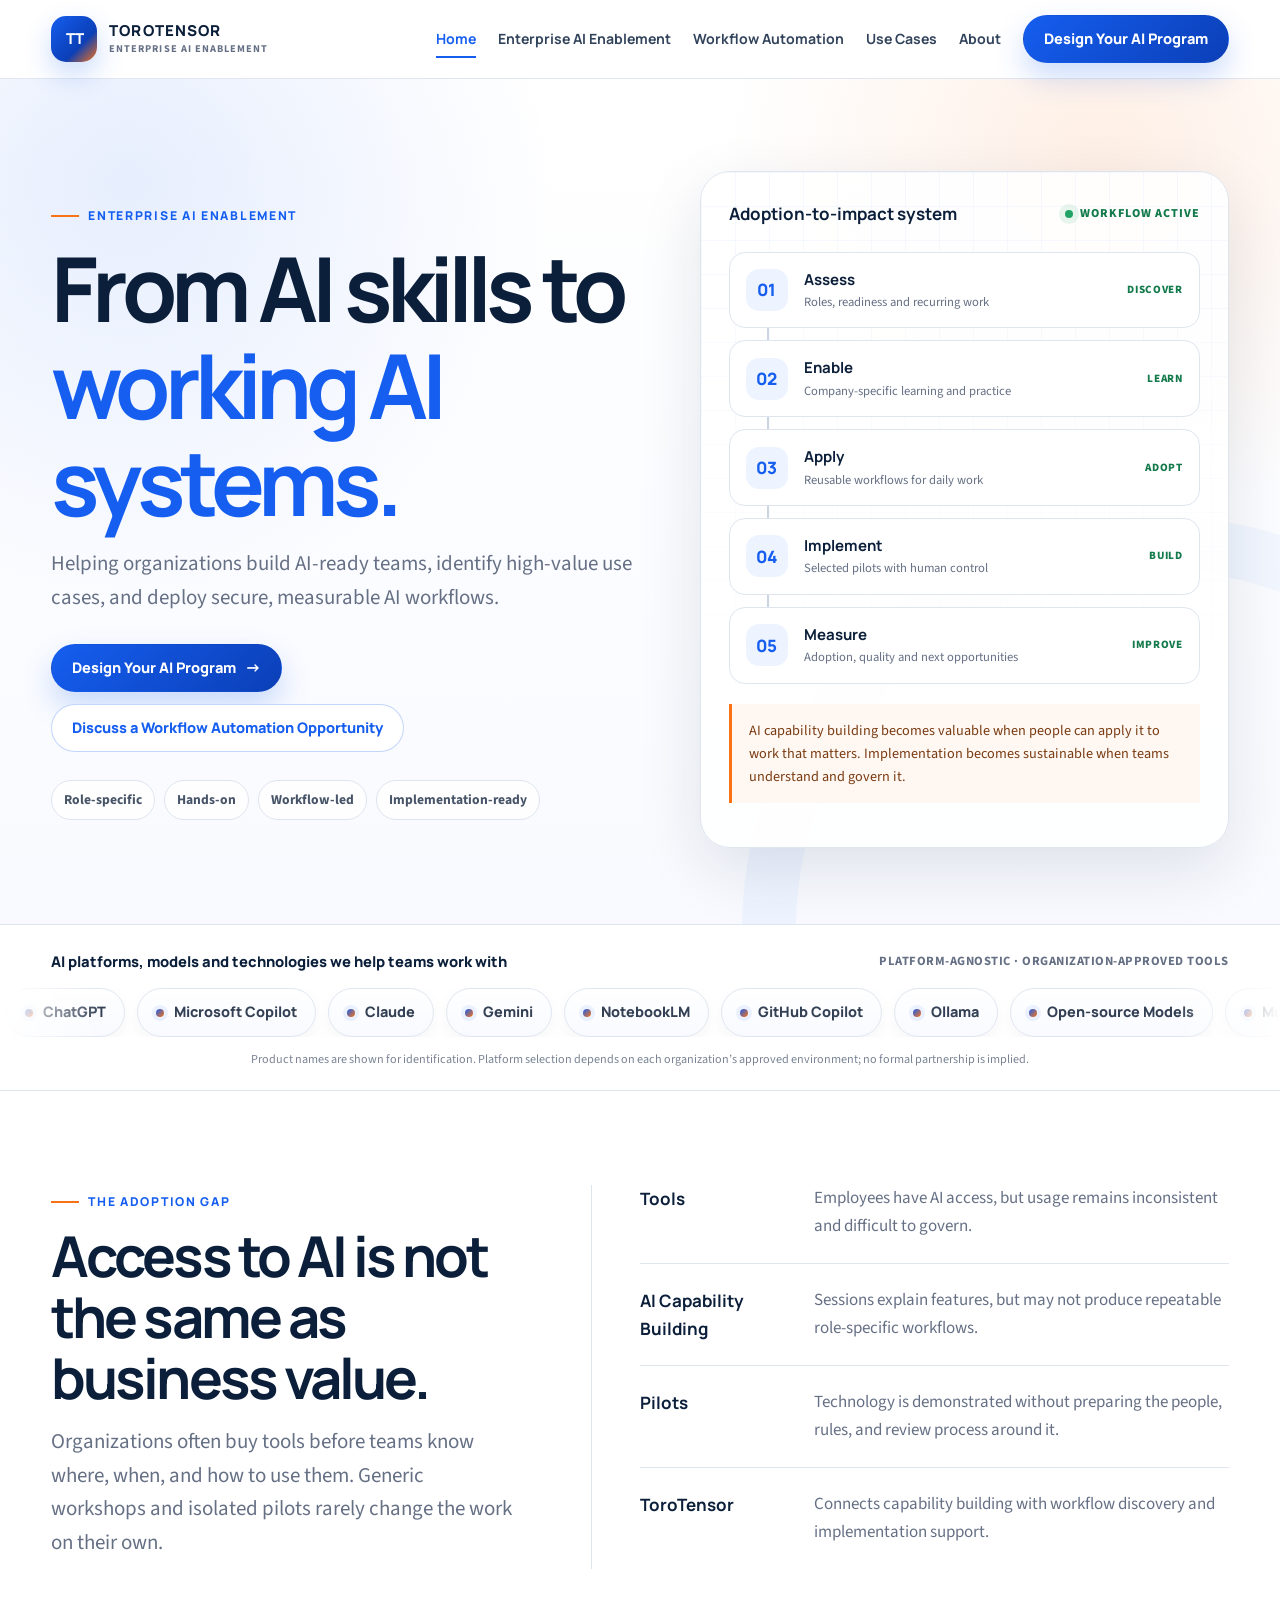
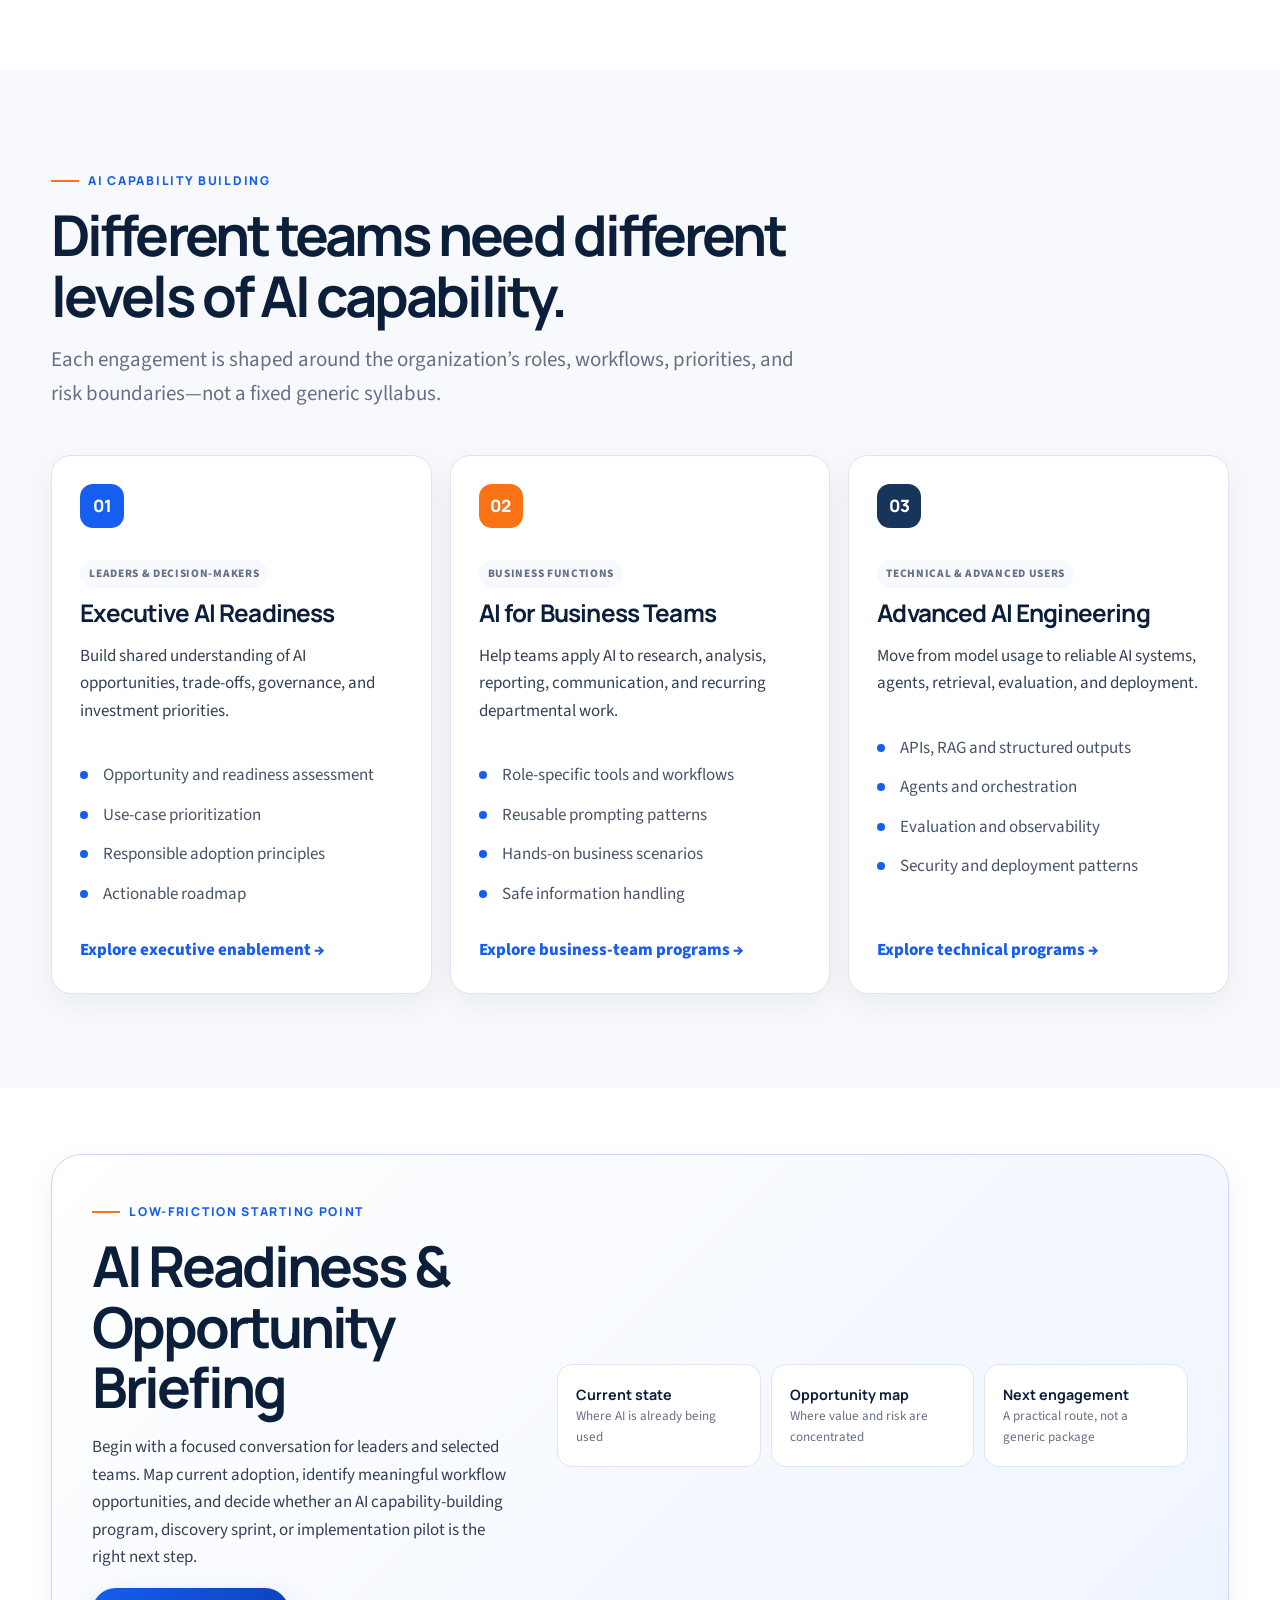
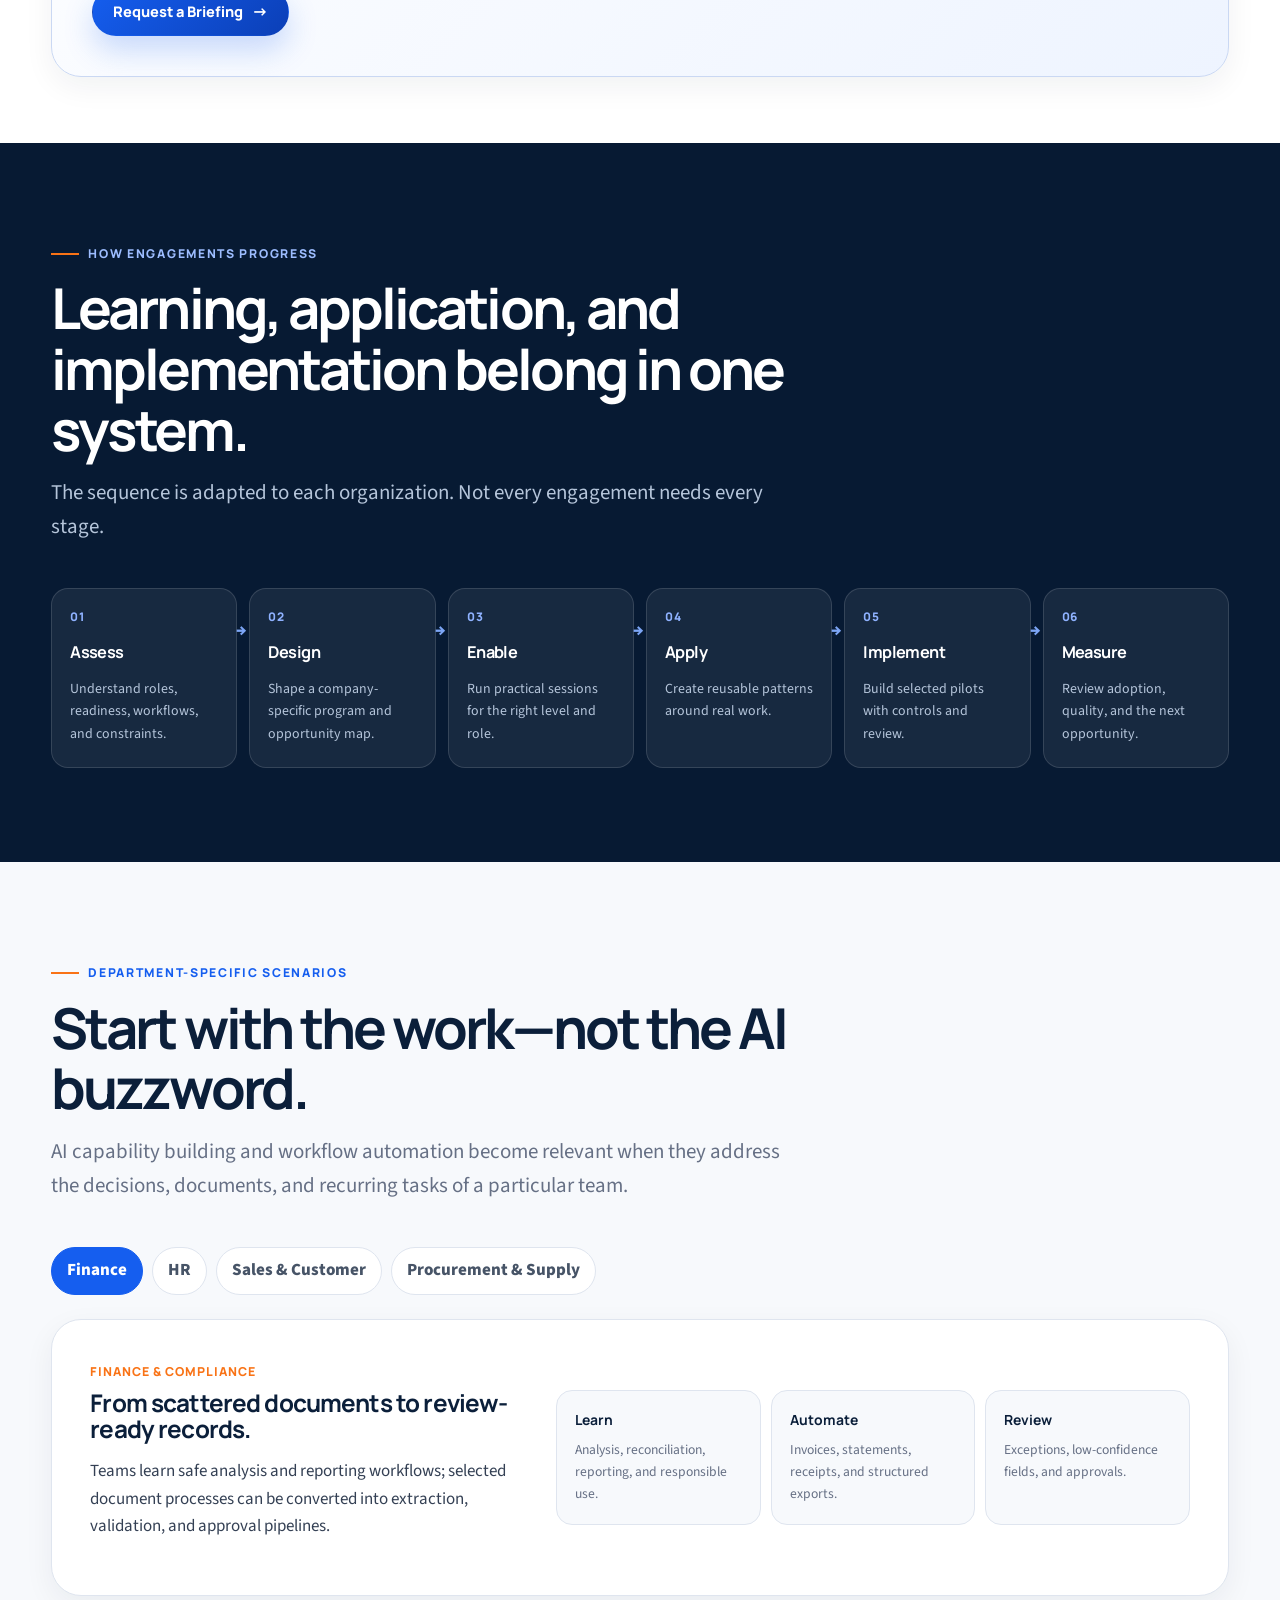
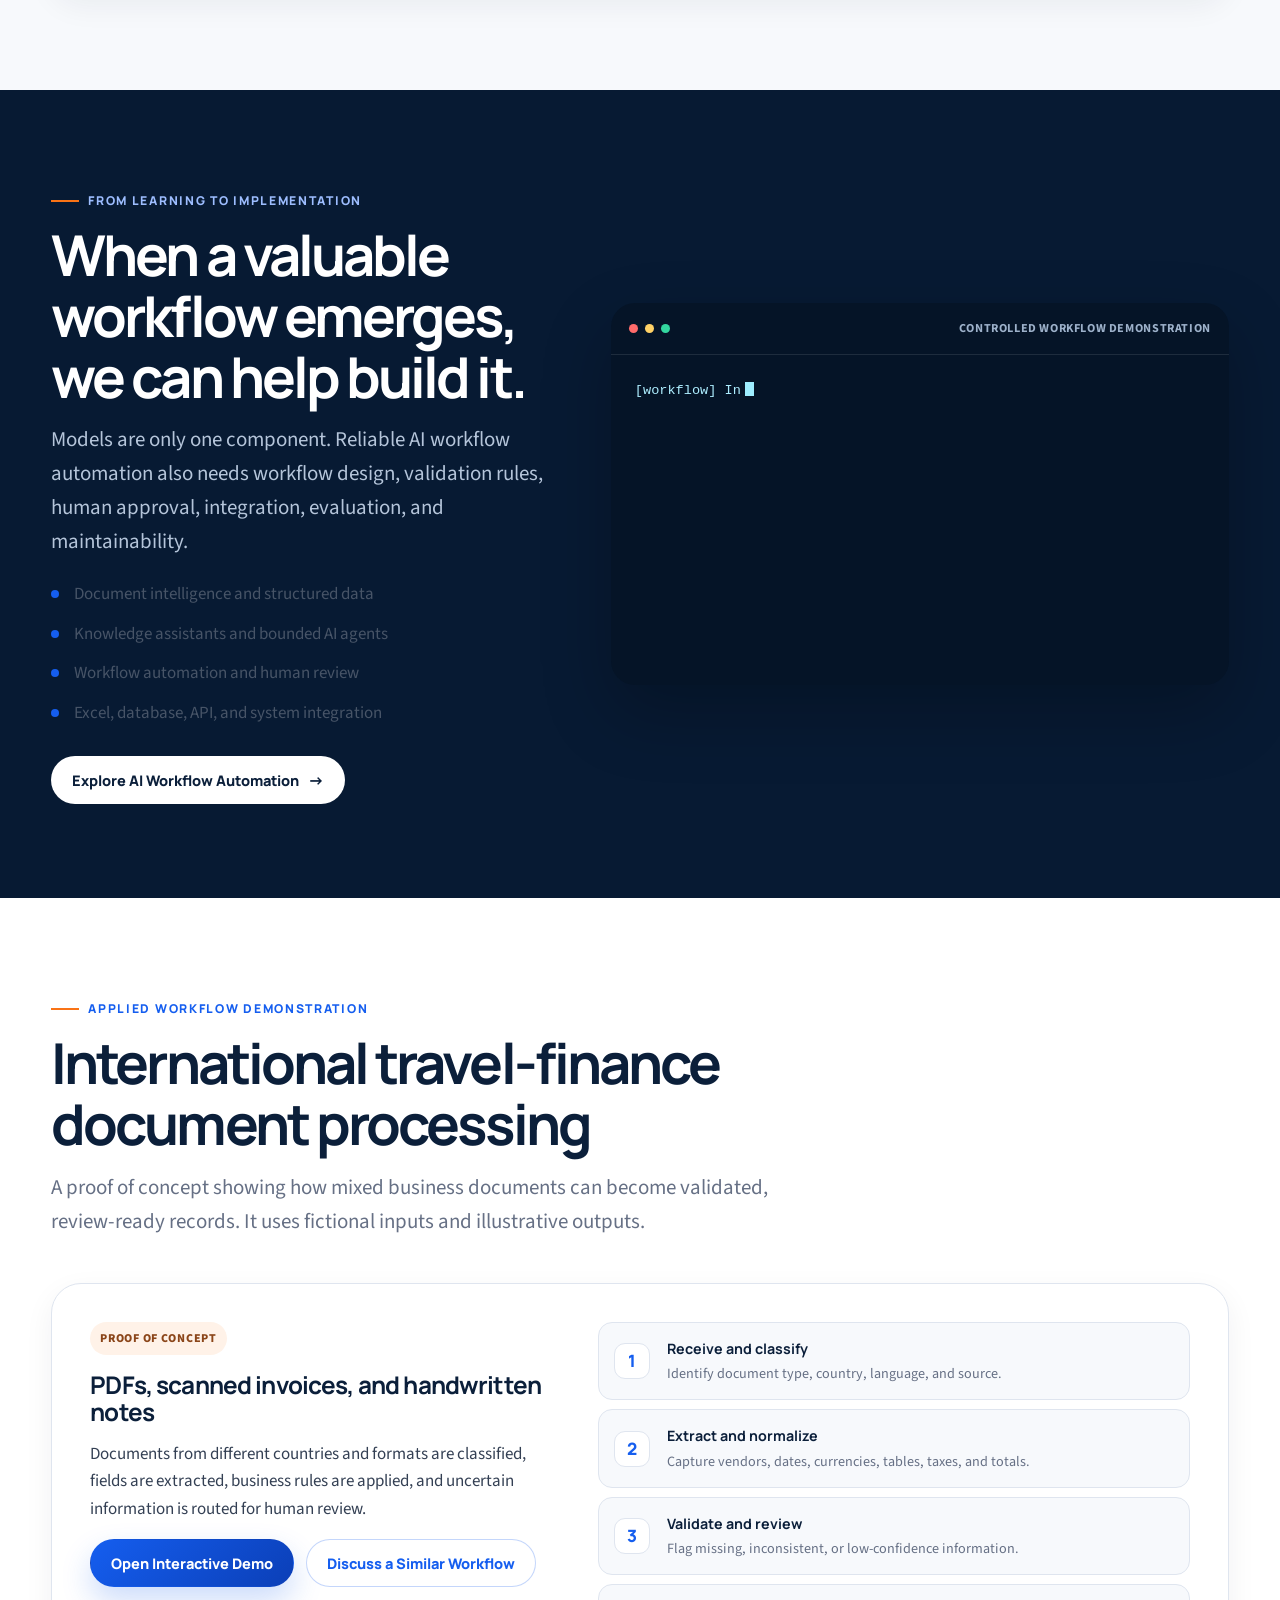
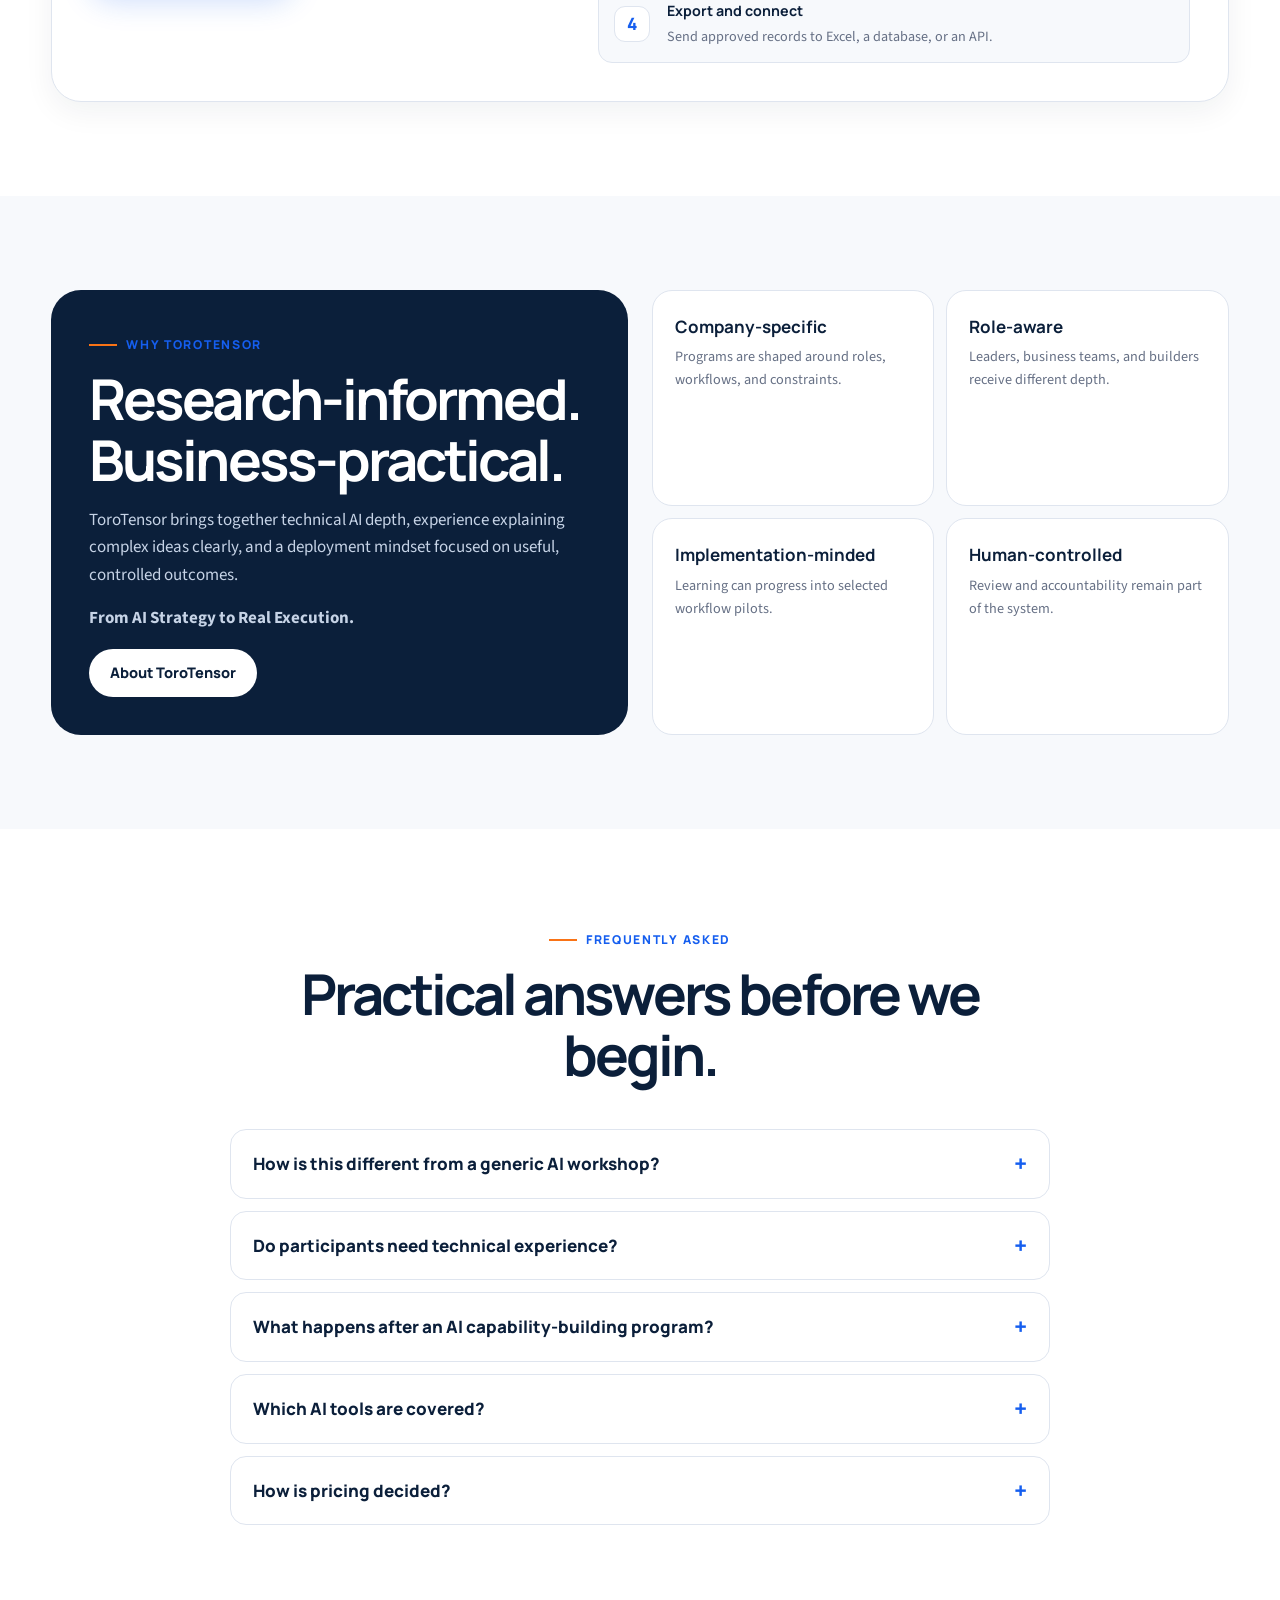
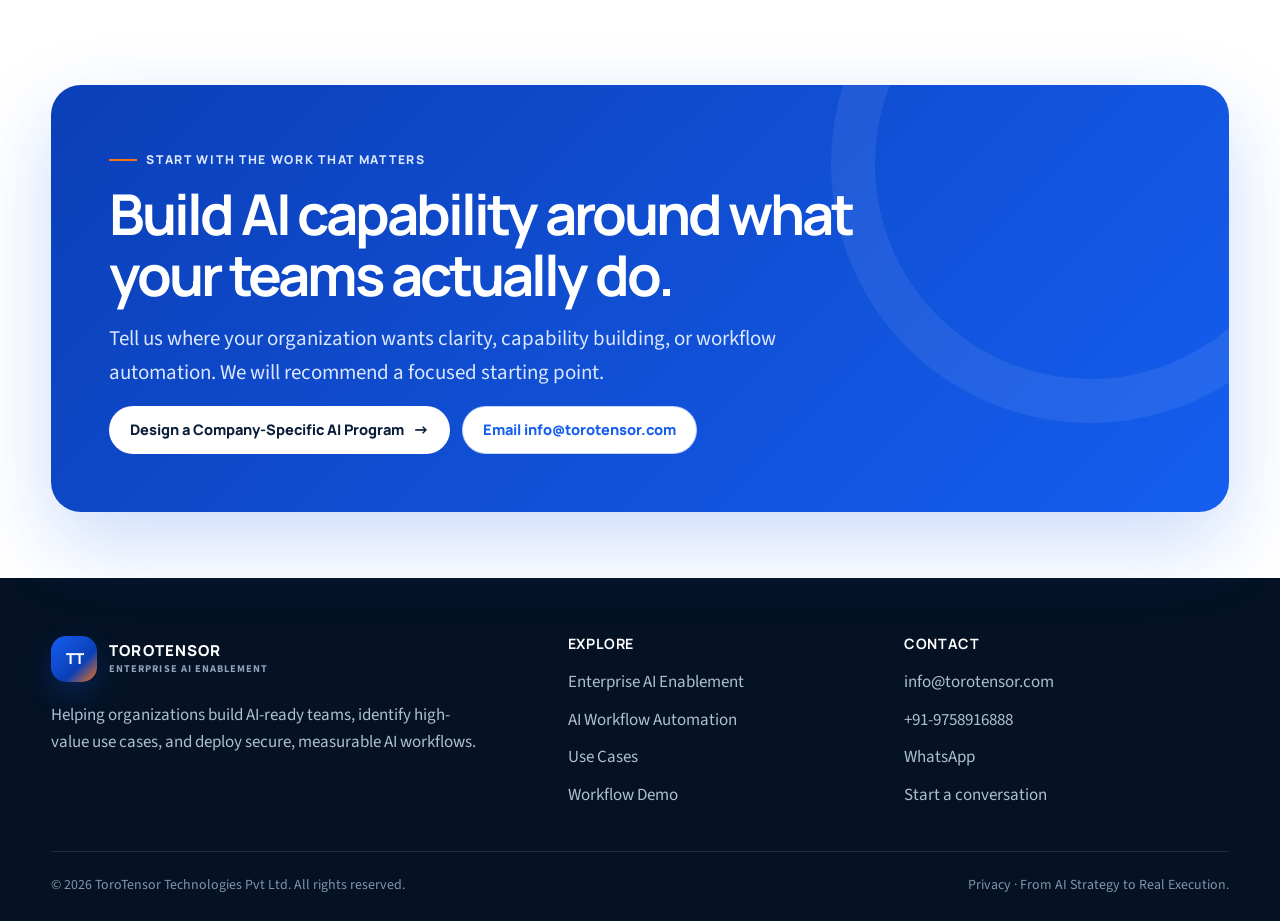
<file: index.html>
<!doctype html>
<html lang="en">
<head>
  <meta charset="utf-8">
  <meta name="viewport" content="width=device-width,initial-scale=1">
  <title>ToroTensor | Enterprise AI Enablement &amp; Workflow Automation</title>
  <meta name="description" content="ToroTensor helps organizations move from AI experimentation to practical adoption through capability building, workflow automation, and applied AI solutions.">
  <link rel="canonical" href="https://torotensor.com/">
  <meta name="theme-color" content="#f7f9fc">
  <meta property="og:type" content="website">
  <meta property="og:title" content="ToroTensor | Enterprise AI Enablement">
  <meta property="og:description" content="Helping organizations build AI-ready teams, identify high-value use cases, and deploy secure, measurable AI workflows.">
  <meta property="og:url" content="https://torotensor.com/">
  <meta property="og:image" content="https://torotensor.com/assets/og-image.png">
  <link rel="icon" href="assets/favicon.svg" type="image/svg+xml">
  <link rel="preconnect" href="https://fonts.googleapis.com">
  <link rel="preconnect" href="https://fonts.gstatic.com" crossorigin>
  <link href="https://fonts.googleapis.com/css2?family=Manrope:wght@600;700;800&family=Source+Sans+3:wght@400;500;600;700&display=swap" rel="stylesheet">
  <link rel="stylesheet" href="assets/style.css">
  <script type="application/ld+json">{"@context":"https://schema.org","@type":"Organization","name":"ToroTensor Technologies Pvt Ltd","url":"https://torotensor.com/","email":"info@torotensor.com","telephone":"+91-9758916888","description":"Enterprise AI Enablement through capability building, workflow automation, and applied AI solutions."}</script>
</head>
<body>
  <a class="skip-link" href="#main">Skip to main content</a>
  <header class="site-header">
    <div class="container header-inner">
      <a class="brand" href="index.html" aria-label="ToroTensor home"><span class="brand-mark">TT</span><span class="brand-copy"><strong>TOROTENSOR</strong><small>Enterprise AI Enablement</small></span></a>
      <button class="menu-toggle" type="button" aria-expanded="false" aria-controls="main-navigation">Menu</button>
      <nav class="main-nav" id="main-navigation" aria-label="Main navigation">
        <a href="index.html" aria-current="page">Home</a>
        <a href="corporate-ai-enablement.html">Enterprise AI Enablement</a>
        <a href="automation-solutions.html">Workflow Automation</a>
        <a href="use-cases.html">Use Cases</a>
        <a href="about.html">About</a>
        <a class="btn btn-primary" href="contact.html">Design Your AI Program</a>
      </nav>
    </div>
  </header>

  <main id="main">
    <section class="hero">
      <div class="container hero-grid">
        <div class="hero-copy">
          <p class="eyebrow">Enterprise AI Enablement</p>
          <h1>From AI skills to <span>working AI systems.</span></h1>
          <p class="lead">Helping organizations build AI-ready teams, identify high-value use cases, and deploy secure, measurable AI workflows.</p>
          <div class="hero-actions">
            <a class="btn btn-primary btn-arrow" href="contact.html?interest=enablement">Design Your AI Program</a>
            <a class="btn btn-secondary" href="contact.html?interest=automation">Discuss a Workflow Automation Opportunity</a>
          </div>
          <div class="trust-chips" aria-label="Engagement principles"><span>Role-specific</span><span>Hands-on</span><span>Workflow-led</span><span>Implementation-ready</span></div>
        </div>
        <div class="impact-map" aria-label="ToroTensor adoption-to-impact method">
          <div class="map-top"><strong>Adoption-to-impact system</strong><span class="live">Workflow active</span></div>
          <div class="impact-path">
            <article class="impact-stage"><span class="stage-number">01</span><span class="stage-copy"><b>Assess</b><small>Roles, readiness and recurring work</small></span><span class="stage-status">Discover</span></article>
            <article class="impact-stage"><span class="stage-number">02</span><span class="stage-copy"><b>Enable</b><small>Company-specific learning and practice</small></span><span class="stage-status">Learn</span></article>
            <article class="impact-stage"><span class="stage-number">03</span><span class="stage-copy"><b>Apply</b><small>Reusable workflows for daily work</small></span><span class="stage-status">Adopt</span></article>
            <article class="impact-stage"><span class="stage-number">04</span><span class="stage-copy"><b>Implement</b><small>Selected pilots with human control</small></span><span class="stage-status">Build</span></article>
            <article class="impact-stage"><span class="stage-number">05</span><span class="stage-copy"><b>Measure</b><small>Adoption, quality and next opportunities</small></span><span class="stage-status">Improve</span></article>
          </div>
          <p class="map-note">AI capability building becomes valuable when people can apply it to work that matters. Implementation becomes sustainable when teams understand and govern it.</p>
        </div>
      </div>
    </section>

    <section class="ecosystem-strip" aria-labelledby="ecosystem-title">
      <div class="container ecosystem-heading"><strong id="ecosystem-title">AI platforms, models and technologies we help teams work with</strong><span>Platform-agnostic · Organization-approved tools</span></div>
      <div class="ecosystem-marquee">
        <div class="ecosystem-track">
          <div class="ecosystem-list">
            <span class="ecosystem-item">ChatGPT</span><span class="ecosystem-item">Microsoft Copilot</span><span class="ecosystem-item">Claude</span><span class="ecosystem-item">Gemini</span><span class="ecosystem-item">NotebookLM</span><span class="ecosystem-item">GitHub Copilot</span><span class="ecosystem-item">Ollama</span><span class="ecosystem-item">Open-source Models</span><span class="ecosystem-item">Multimodal AI</span><span class="ecosystem-item">n8n</span><span class="ecosystem-item">Make</span><span class="ecosystem-item">Zapier</span><span class="ecosystem-item">LangChain</span><span class="ecosystem-item">LlamaIndex</span>
          </div>
          <div class="ecosystem-list" aria-hidden="true">
            <span class="ecosystem-item">ChatGPT</span><span class="ecosystem-item">Microsoft Copilot</span><span class="ecosystem-item">Claude</span><span class="ecosystem-item">Gemini</span><span class="ecosystem-item">NotebookLM</span><span class="ecosystem-item">GitHub Copilot</span><span class="ecosystem-item">Ollama</span><span class="ecosystem-item">Open-source Models</span><span class="ecosystem-item">Multimodal AI</span><span class="ecosystem-item">n8n</span><span class="ecosystem-item">Make</span><span class="ecosystem-item">Zapier</span><span class="ecosystem-item">LangChain</span><span class="ecosystem-item">LlamaIndex</span>
          </div>
        </div>
      </div>
      <p class="container ecosystem-note">Product names are shown for identification. Platform selection depends on each organization’s approved environment; no formal partnership is implied.</p>
    </section>

    <section class="section">
      <div class="container challenge-grid">
        <div><p class="eyebrow">The adoption gap</p><h2>Access to AI is not the same as business value.</h2><p class="lead">Organizations often buy tools before teams know where, when, and how to use them. Generic workshops and isolated pilots rarely change the work on their own.</p></div>
        <div class="challenge-panel">
          <article class="challenge-row"><strong>Tools</strong><p>Employees have AI access, but usage remains inconsistent and difficult to govern.</p></article>
          <article class="challenge-row"><strong>AI Capability Building</strong><p>Sessions explain features, but may not produce repeatable role-specific workflows.</p></article>
          <article class="challenge-row"><strong>Pilots</strong><p>Technology is demonstrated without preparing the people, rules, and review process around it.</p></article>
          <article class="challenge-row"><strong>ToroTensor</strong><p>Connects capability building with workflow discovery and implementation support.</p></article>
        </div>
      </div>
    </section>

    <section class="section soft" id="programs">
      <div class="container">
        <div class="section-head"><p class="eyebrow">AI Capability Building</p><h2>Different teams need different levels of AI capability.</h2><p class="lead">Each engagement is shaped around the organization’s roles, workflows, priorities, and risk boundaries—not a fixed generic syllabus.</p></div>
        <div class="card-grid">
          <article class="program-card"><span class="card-index">01</span><span class="audience">Leaders & decision-makers</span><h3>Executive AI Readiness</h3><p>Build shared understanding of AI opportunities, trade-offs, governance, and investment priorities.</p><ul class="clean-list"><li>Opportunity and readiness assessment</li><li>Use-case prioritization</li><li>Responsible adoption principles</li><li>Actionable roadmap</li></ul><a class="text-link" href="corporate-ai-enablement.html#executive">Explore executive enablement →</a></article>
          <article class="program-card"><span class="card-index">02</span><span class="audience">Business functions</span><h3>AI for Business Teams</h3><p>Help teams apply AI to research, analysis, reporting, communication, and recurring departmental work.</p><ul class="clean-list"><li>Role-specific tools and workflows</li><li>Reusable prompting patterns</li><li>Hands-on business scenarios</li><li>Safe information handling</li></ul><a class="text-link" href="corporate-ai-enablement.html#business">Explore business-team programs →</a></article>
          <article class="program-card"><span class="card-index">03</span><span class="audience">Technical & advanced users</span><h3>Advanced AI Engineering</h3><p>Move from model usage to reliable AI systems, agents, retrieval, evaluation, and deployment.</p><ul class="clean-list"><li>APIs, RAG and structured outputs</li><li>Agents and orchestration</li><li>Evaluation and observability</li><li>Security and deployment patterns</li></ul><a class="text-link" href="corporate-ai-enablement.html#technical">Explore technical programs →</a></article>
        </div>
      </div>
    </section>

    <section class="section-sm">
      <div class="container briefing">
        <div><p class="eyebrow">Low-friction starting point</p><h2>AI Readiness & Opportunity Briefing</h2><p>Begin with a focused conversation for leaders and selected teams. Map current adoption, identify meaningful workflow opportunities, and decide whether an AI capability-building program, discovery sprint, or implementation pilot is the right next step.</p><a class="btn btn-primary btn-arrow" href="contact.html?interest=briefing">Request a Briefing</a></div>
        <div class="briefing-steps"><div><b>Current state</b><span>Where AI is already being used</span></div><div><b>Opportunity map</b><span>Where value and risk are concentrated</span></div><div><b>Next engagement</b><span>A practical route, not a generic package</span></div></div>
      </div>
    </section>

    <section class="section navy">
      <div class="container">
        <div class="section-head"><p class="eyebrow">How engagements progress</p><h2>Learning, application, and implementation belong in one system.</h2><p class="lead">The sequence is adapted to each organization. Not every engagement needs every stage.</p></div>
        <div class="process-grid">
          <article class="process-step"><span>01</span><h3>Assess</h3><p>Understand roles, readiness, workflows, and constraints.</p></article>
          <article class="process-step"><span>02</span><h3>Design</h3><p>Shape a company-specific program and opportunity map.</p></article>
          <article class="process-step"><span>03</span><h3>Enable</h3><p>Run practical sessions for the right level and role.</p></article>
          <article class="process-step"><span>04</span><h3>Apply</h3><p>Create reusable patterns around real work.</p></article>
          <article class="process-step"><span>05</span><h3>Implement</h3><p>Build selected pilots with controls and review.</p></article>
          <article class="process-step"><span>06</span><h3>Measure</h3><p>Review adoption, quality, and the next opportunity.</p></article>
        </div>
      </div>
    </section>

    <section class="section soft">
      <div class="container" data-tabs>
        <div class="section-head"><p class="eyebrow">Department-specific scenarios</p><h2>Start with the work—not the AI buzzword.</h2><p class="lead">AI capability building and workflow automation become relevant when they address the decisions, documents, and recurring tasks of a particular team.</p></div>
        <div class="tabs" role="tablist" aria-label="Department use cases">
          <button class="tab-button" type="button" role="tab" aria-selected="true" aria-controls="finance-panel">Finance</button>
          <button class="tab-button" type="button" role="tab" aria-selected="false" aria-controls="hr-panel">HR</button>
          <button class="tab-button" type="button" role="tab" aria-selected="false" aria-controls="sales-panel">Sales & Customer</button>
          <button class="tab-button" type="button" role="tab" aria-selected="false" aria-controls="supply-panel">Procurement & Supply</button>
        </div>
        <div class="tab-panel usecase-panel active" id="finance-panel" role="tabpanel"><div><span class="usecase-label">Finance & compliance</span><h3>From scattered documents to review-ready records.</h3><p>Teams learn safe analysis and reporting workflows; selected document processes can be converted into extraction, validation, and approval pipelines.</p></div><div class="usecase-flow"><article class="flow-box"><b>Learn</b><p>Analysis, reconciliation, reporting, and responsible use.</p></article><article class="flow-box"><b>Automate</b><p>Invoices, statements, receipts, and structured exports.</p></article><article class="flow-box"><b>Review</b><p>Exceptions, low-confidence fields, and approvals.</p></article></div></div>
        <div class="tab-panel usecase-panel" id="hr-panel" role="tabpanel"><div><span class="usecase-label">HR & employee operations</span><h3>Use AI without losing judgment or confidentiality.</h3><p>Build role-appropriate capability for communication, policy work, and analysis, while keeping sensitive decisions and records under human control.</p></div><div class="usecase-flow"><article class="flow-box"><b>Learn</b><p>Drafting, summarization, policy assistance, and analysis.</p></article><article class="flow-box"><b>Automate</b><p>Candidate packs, onboarding forms, and document checks.</p></article><article class="flow-box"><b>Review</b><p>Consent, sensitive information, and hiring judgment.</p></article></div></div>
        <div class="tab-panel usecase-panel" id="sales-panel" role="tabpanel"><div><span class="usecase-label">Sales & customer operations</span><h3>Turn conversations into consistent next actions.</h3><p>Train teams to research, prepare, and communicate more effectively; automate bounded intake, classification, drafting, and follow-up workflows where useful.</p></div><div class="usecase-flow"><article class="flow-box"><b>Learn</b><p>Research, account preparation, proposals, and follow-ups.</p></article><article class="flow-box"><b>Automate</b><p>Enquiry capture, CRM updates, and draft responses.</p></article><article class="flow-box"><b>Review</b><p>Commitments, pricing, sensitive cases, and final sends.</p></article></div></div>
        <div class="tab-panel usecase-panel" id="supply-panel" role="tabpanel"><div><span class="usecase-label">Procurement & supply chain</span><h3>Connect document-heavy work with operational decisions.</h3><p>Use AI for analysis and supplier communication, then evaluate controlled workflows for purchase orders, invoices, delivery notes, and exceptions.</p></div><div class="usecase-flow"><article class="flow-box"><b>Learn</b><p>Comparison, analysis, reporting, and supplier communication.</p></article><article class="flow-box"><b>Automate</b><p>PO/invoice matching, field extraction, and routing.</p></article><article class="flow-box"><b>Review</b><p>Quantity, price, policy, and delivery exceptions.</p></article></div></div>
      </div>
    </section>

    <section class="section navy">
      <div class="container bridge-grid">
        <div><p class="eyebrow">From learning to implementation</p><h2>When a valuable workflow emerges, we can help build it.</h2><p class="lead">Models are only one component. Reliable AI workflow automation also needs workflow design, validation rules, human approval, integration, evaluation, and maintainability.</p><ul class="clean-list"><li>Document intelligence and structured data</li><li>Knowledge assistants and bounded AI agents</li><li>Workflow automation and human review</li><li>Excel, database, API, and system integration</li></ul><a class="btn btn-light btn-arrow" href="automation-solutions.html">Explore AI Workflow Automation</a></div>
        <div class="automation-console" aria-label="Document workflow demonstration"><div class="console-bar"><span class="console-dots"><i></i><i></i><i></i></span><span>Controlled workflow demonstration</span></div><pre class="terminal typing" data-terminal="homepage"></pre></div>
      </div>
    </section>

    <section class="section">
      <div class="container">
        <div class="section-head"><p class="eyebrow">Applied workflow demonstration</p><h2>International travel-finance document processing</h2><p class="lead">A proof of concept showing how mixed business documents can become validated, review-ready records. It uses fictional inputs and illustrative outputs.</p></div>
        <div class="case-card">
          <div><span class="case-badge">Proof of concept</span><h3>PDFs, scanned invoices, and handwritten notes</h3><p>Documents from different countries and formats are classified, fields are extracted, business rules are applied, and uncertain information is routed for human review.</p><div class="button-row"><a class="btn btn-primary" href="demo/index.html">Open Interactive Demo</a><a class="btn btn-secondary" href="contact.html?interest=document-intelligence">Discuss a Similar Workflow</a></div></div>
          <div class="pipeline"><div class="pipeline-item"><span>1</span><div><b>Receive and classify</b><small>Identify document type, country, language, and source.</small></div></div><div class="pipeline-item"><span>2</span><div><b>Extract and normalize</b><small>Capture vendors, dates, currencies, tables, taxes, and totals.</small></div></div><div class="pipeline-item"><span>3</span><div><b>Validate and review</b><small>Flag missing, inconsistent, or low-confidence information.</small></div></div><div class="pipeline-item"><span>4</span><div><b>Export and connect</b><small>Send approved records to Excel, a database, or an API.</small></div></div></div>
        </div>
      </div>
    </section>

    <section class="section soft">
      <div class="container credibility-grid">
        <div class="credibility-main"><p class="eyebrow">Why ToroTensor</p><h2>Research-informed. Business-practical.</h2><p>ToroTensor brings together technical AI depth, experience explaining complex ideas clearly, and a deployment mindset focused on useful, controlled outcomes.</p><p><strong>From AI Strategy to Real Execution.</strong></p><a class="btn btn-light" href="about.html">About ToroTensor</a></div>
        <div class="credibility-points"><article><b>Company-specific</b><p>Programs are shaped around roles, workflows, and constraints.</p></article><article><b>Role-aware</b><p>Leaders, business teams, and builders receive different depth.</p></article><article><b>Implementation-minded</b><p>Learning can progress into selected workflow pilots.</p></article><article><b>Human-controlled</b><p>Review and accountability remain part of the system.</p></article></div>
      </div>
    </section>

    <section class="section">
      <div class="narrow">
        <div class="section-head center"><p class="eyebrow">Frequently asked</p><h2>Practical answers before we begin.</h2></div>
        <div class="faq-list">
          <details><summary>How is this different from a generic AI workshop?</summary><p>We begin with your teams, workflows, goals, and constraints. Exercises and recommended next steps are designed around where AI may realistically support your organization.</p></details>
          <details><summary>Do participants need technical experience?</summary><p>No for business-team programs. Technical tracks are designed separately for developers, data professionals, product teams, and advanced users.</p></details>
          <details><summary>What happens after an AI capability-building program?</summary><p>The engagement can conclude with reusable workflows and an opportunity roadmap, or continue into a discovery sprint or selected implementation pilot.</p></details>
          <details><summary>Which AI tools are covered?</summary><p>Tool selection depends on the organization’s approved environment and goals. The emphasis is on transferable methods, responsible use, and workflow design rather than one vendor.</p></details>
          <details><summary>How is pricing decided?</summary><p>Pricing is tailored after understanding the audience, scope, customization, delivery requirements, and any implementation component.</p></details>
        </div>
      </div>
    </section>

    <section class="section-sm"><div class="container cta-band"><div class="cta-content"><p class="eyebrow">Start with the work that matters</p><h2>Build AI capability around what your teams actually do.</h2><p class="lead">Tell us where your organization wants clarity, capability building, or workflow automation. We will recommend a focused starting point.</p><div class="button-row"><a class="btn btn-light btn-arrow" href="contact.html">Design a Company-Specific AI Program</a><a class="btn btn-secondary" href="mailto:info@torotensor.com">Email info@torotensor.com</a></div></div></div></section>
  </main>

  <footer class="site-footer">
    <div class="container">
      <div class="footer-grid">
        <div class="footer-brand"><a class="brand" href="index.html"><span class="brand-mark">TT</span><span class="brand-copy"><strong>TOROTENSOR</strong><small>Enterprise AI Enablement</small></span></a><p class="footer-note">Helping organizations build AI-ready teams, identify high-value use cases, and deploy secure, measurable AI workflows.</p></div>
        <div class="footer-col"><h3>Explore</h3><div class="footer-links"><a href="corporate-ai-enablement.html">Enterprise AI Enablement</a><a href="automation-solutions.html">AI Workflow Automation</a><a href="use-cases.html">Use Cases</a><a href="demo/index.html">Workflow Demo</a></div></div>
        <div class="footer-col"><h3>Contact</h3><div class="footer-links"><a href="mailto:info@torotensor.com">info@torotensor.com</a><a href="tel:+919758916888">+91-9758916888</a><a href="https://wa.me/919758916888">WhatsApp</a><a href="contact.html">Start a conversation</a></div></div>
      </div>
      <div class="footer-bottom"><span>© <span data-year></span> ToroTensor Technologies Pvt Ltd. All rights reserved.</span><span><a href="privacy.html">Privacy</a> · From AI Strategy to Real Execution.</span></div>
    </div>
  </footer>
  <script src="assets/script.js" defer></script><script src="assets/visitor-tracker.js" defer></script>
</body>
</html>
</file>
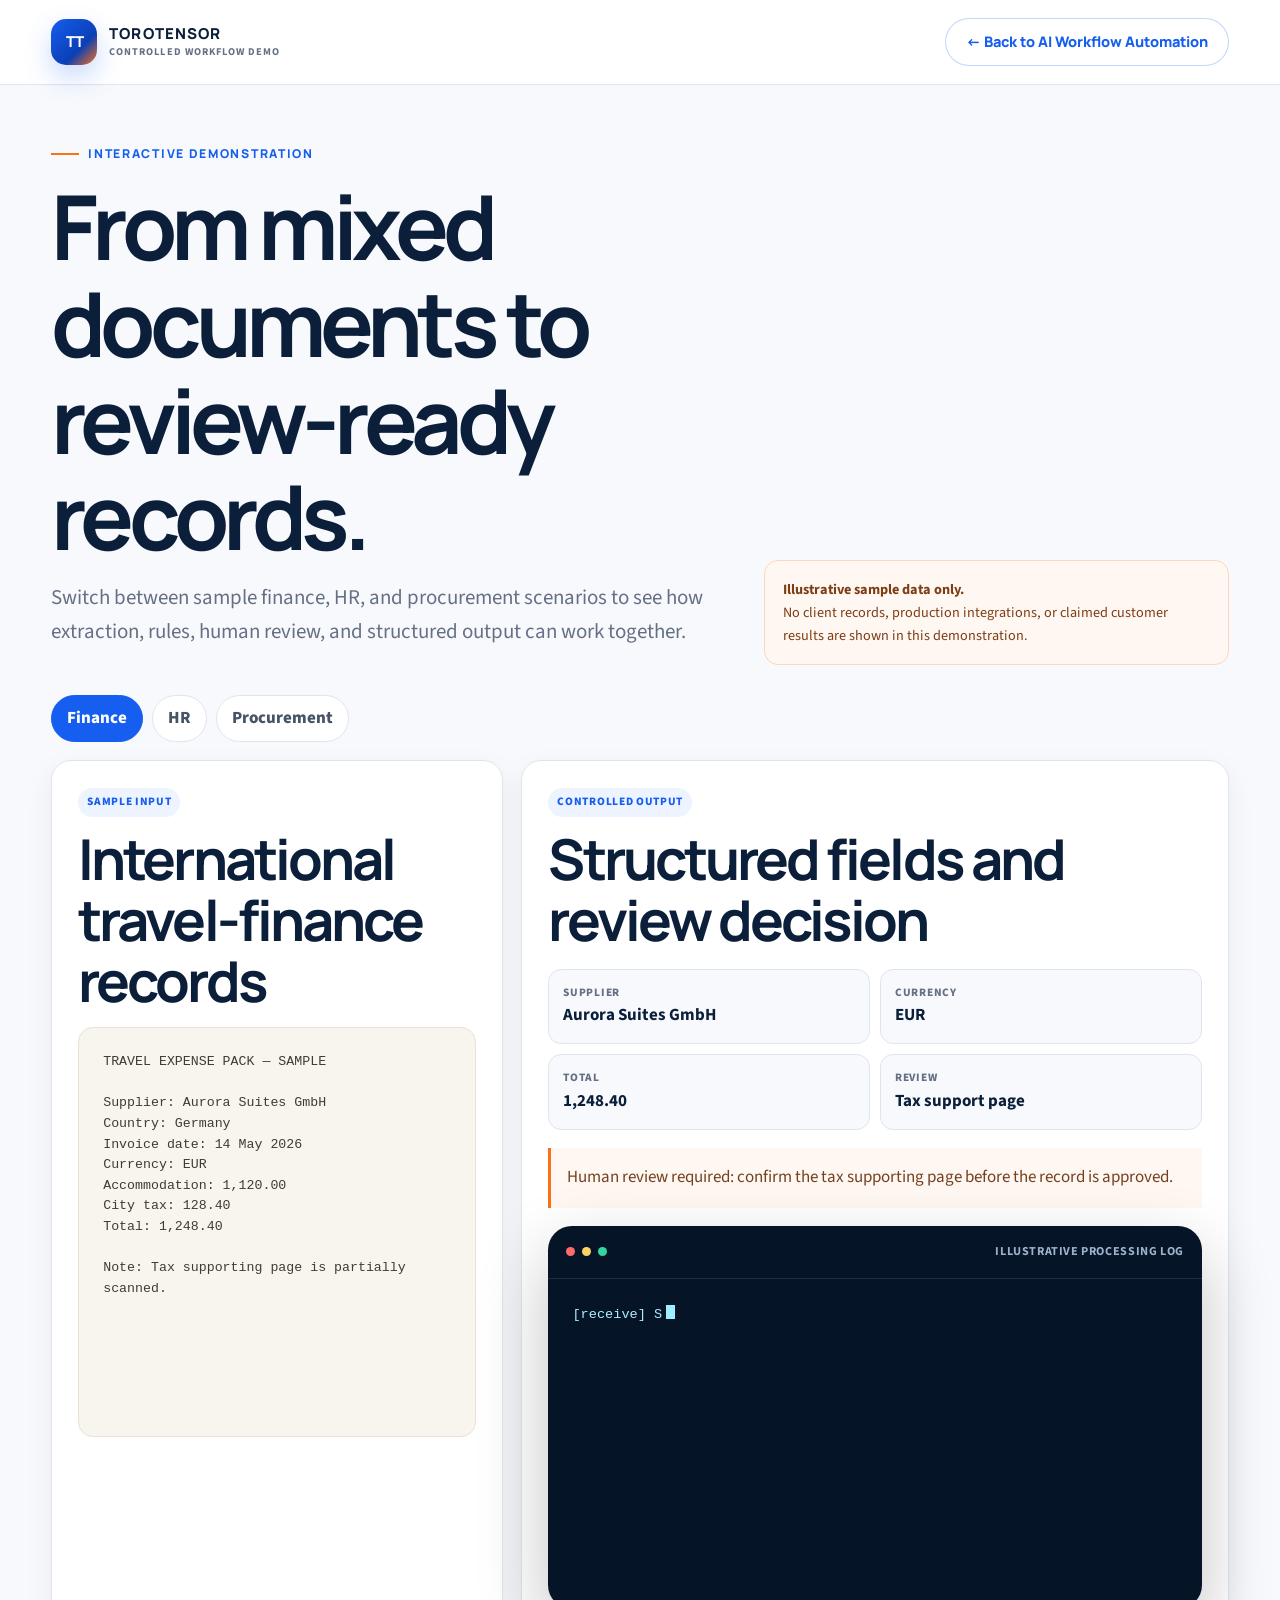
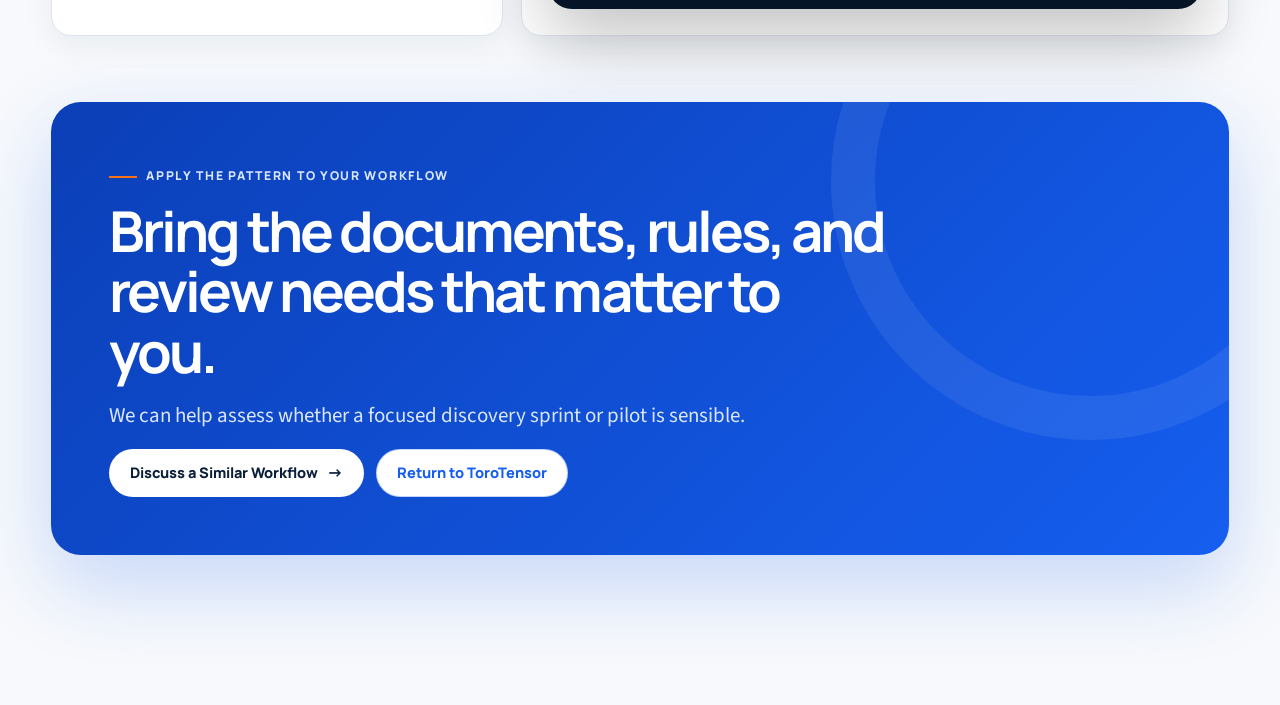
<file: demo/index.html>
<!doctype html>
<html lang="en">
<head>
  <meta charset="utf-8"><meta name="viewport" content="width=device-width,initial-scale=1"><title>Controlled AI Workflow Demo | ToroTensor</title><meta name="description" content="Explore an illustrative document-intelligence workflow using sample finance, HR, and procurement records."><meta name="robots" content="noindex,nofollow"><meta name="theme-color" content="#f7f9fc"><link rel="icon" href="../assets/favicon.svg" type="image/svg+xml"><link rel="preconnect" href="https://fonts.googleapis.com"><link rel="preconnect" href="https://fonts.gstatic.com" crossorigin><link href="https://fonts.googleapis.com/css2?family=Manrope:wght@600;700;800&family=Source+Sans+3:wght@400;500;600;700&display=swap" rel="stylesheet"><link rel="stylesheet" href="../assets/style.css">
</head>
<body class="demo-shell"><a class="skip-link" href="#main">Skip to demo</a><header class="demo-header"><div class="container demo-header-inner"><a class="brand" href="../index.html"><span class="brand-mark">TT</span><span class="brand-copy"><strong>TOROTENSOR</strong><small>Controlled Workflow Demo</small></span></a><a class="btn btn-secondary" href="../automation-solutions.html">← Back to AI Workflow Automation</a></div></header>
  <main class="demo-main" id="main"><div class="container"><div class="demo-intro"><div><p class="eyebrow">Interactive demonstration</p><h1>From mixed documents to review-ready records.</h1><p class="lead">Switch between sample finance, HR, and procurement scenarios to see how extraction, rules, human review, and structured output can work together.</p></div><div class="demo-disclaimer"><strong>Illustrative sample data only.</strong><br>No client records, production integrations, or claimed customer results are shown in this demonstration.</div></div>
    <div class="scenario-buttons" aria-label="Choose a demonstration scenario"><button class="scenario-button" type="button" data-scenario="finance">Finance</button><button class="scenario-button" type="button" data-scenario="hr">HR</button><button class="scenario-button" type="button" data-scenario="procurement">Procurement</button></div>
    <section class="demo-workspace" aria-live="polite"><article class="demo-input"><span class="tag">Sample input</span><h2 data-demo-title>International travel-finance records</h2><div class="document-preview" data-document-preview></div></article><article class="demo-output"><span class="tag">Controlled output</span><h2>Structured fields and review decision</h2><div class="demo-fields" data-demo-fields></div><div class="review-box" data-review-box></div><div class="automation-console" style="margin-top:18px"><div class="console-bar"><span class="console-dots"><i></i><i></i><i></i></span><span>Illustrative processing log</span></div><pre class="terminal" data-demo-terminal data-terminal="demoFinance"></pre></div></article></section>
    <section class="section-sm"><div class="cta-band"><div class="cta-content"><p class="eyebrow">Apply the pattern to your workflow</p><h2>Bring the documents, rules, and review needs that matter to you.</h2><p class="lead">We can help assess whether a focused discovery sprint or pilot is sensible.</p><div class="button-row"><a class="btn btn-light btn-arrow" href="../contact.html?interest=document-intelligence">Discuss a Similar Workflow</a><a class="btn btn-secondary" href="../index.html">Return to ToroTensor</a></div></div></div></section>
  </div></main><script src="../assets/script.js" defer></script><script src="../assets/visitor-tracker.js" defer></script>
</body></html>
</file>
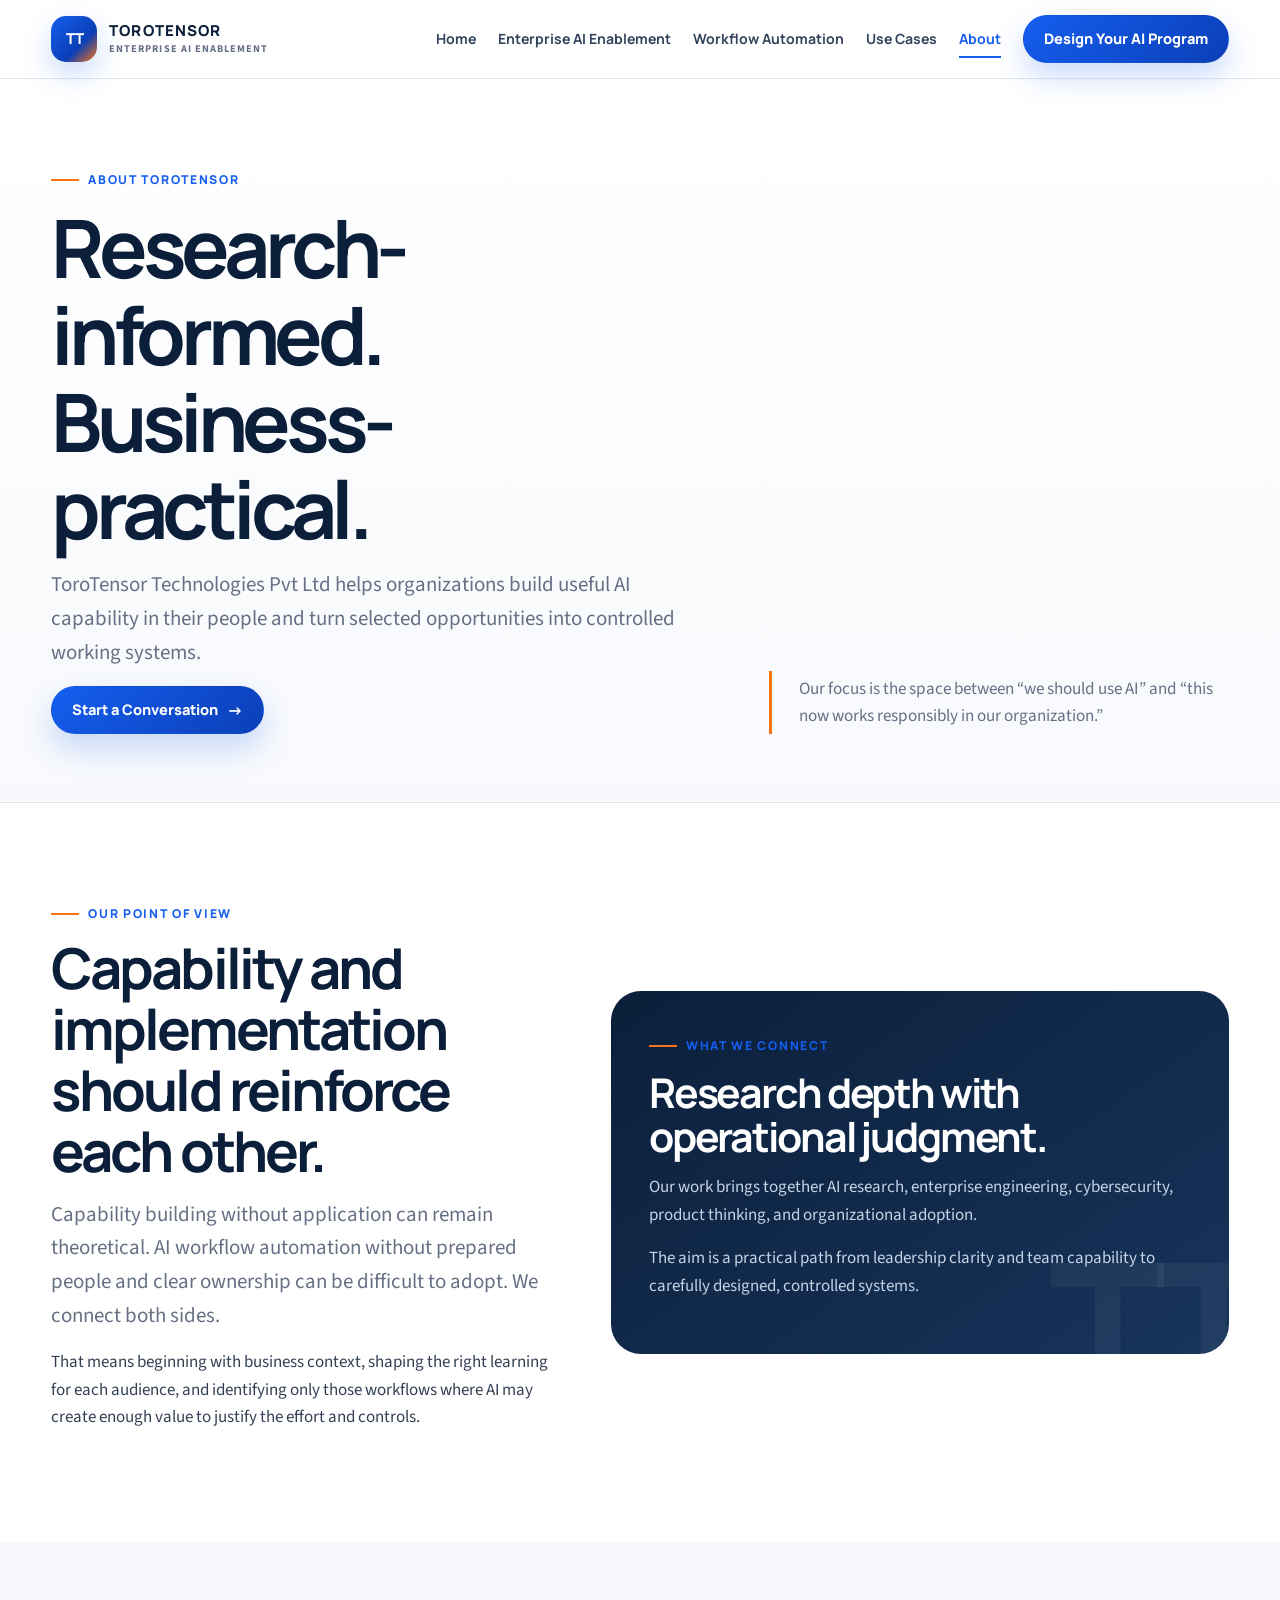
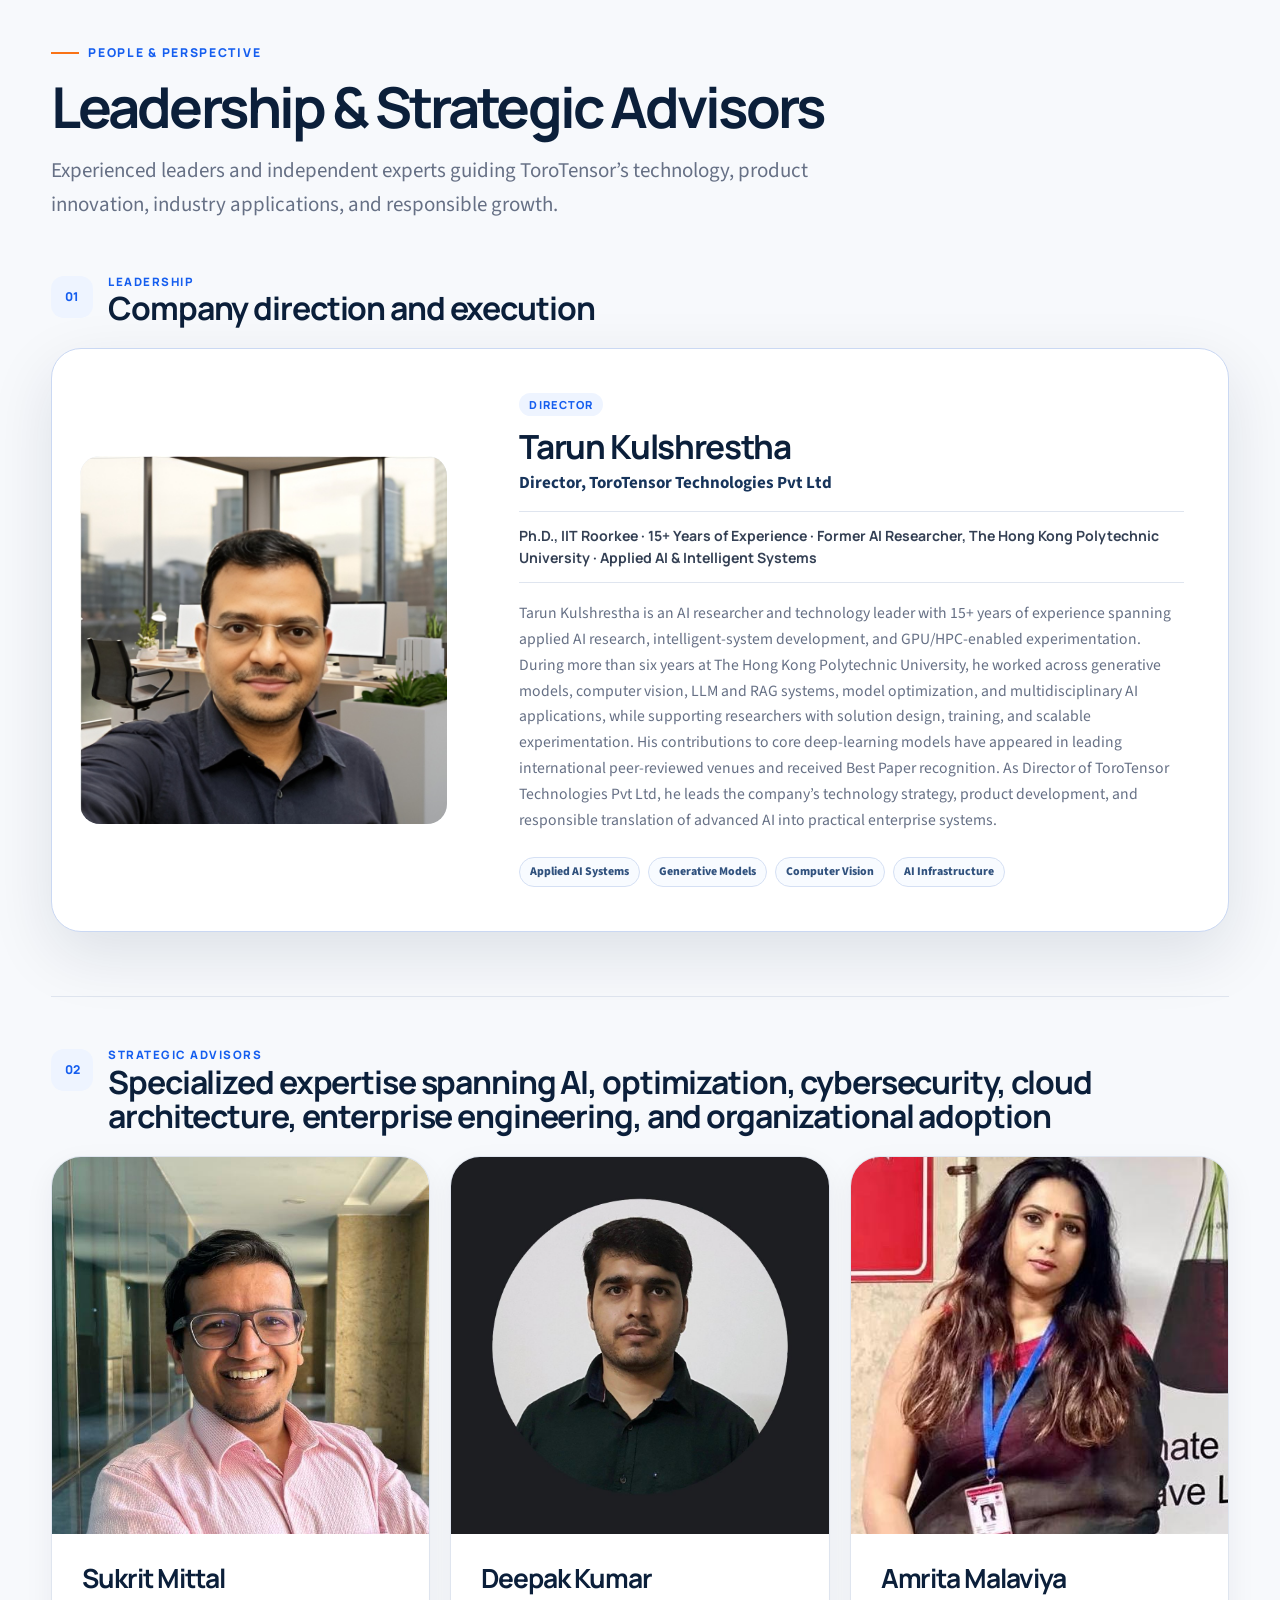
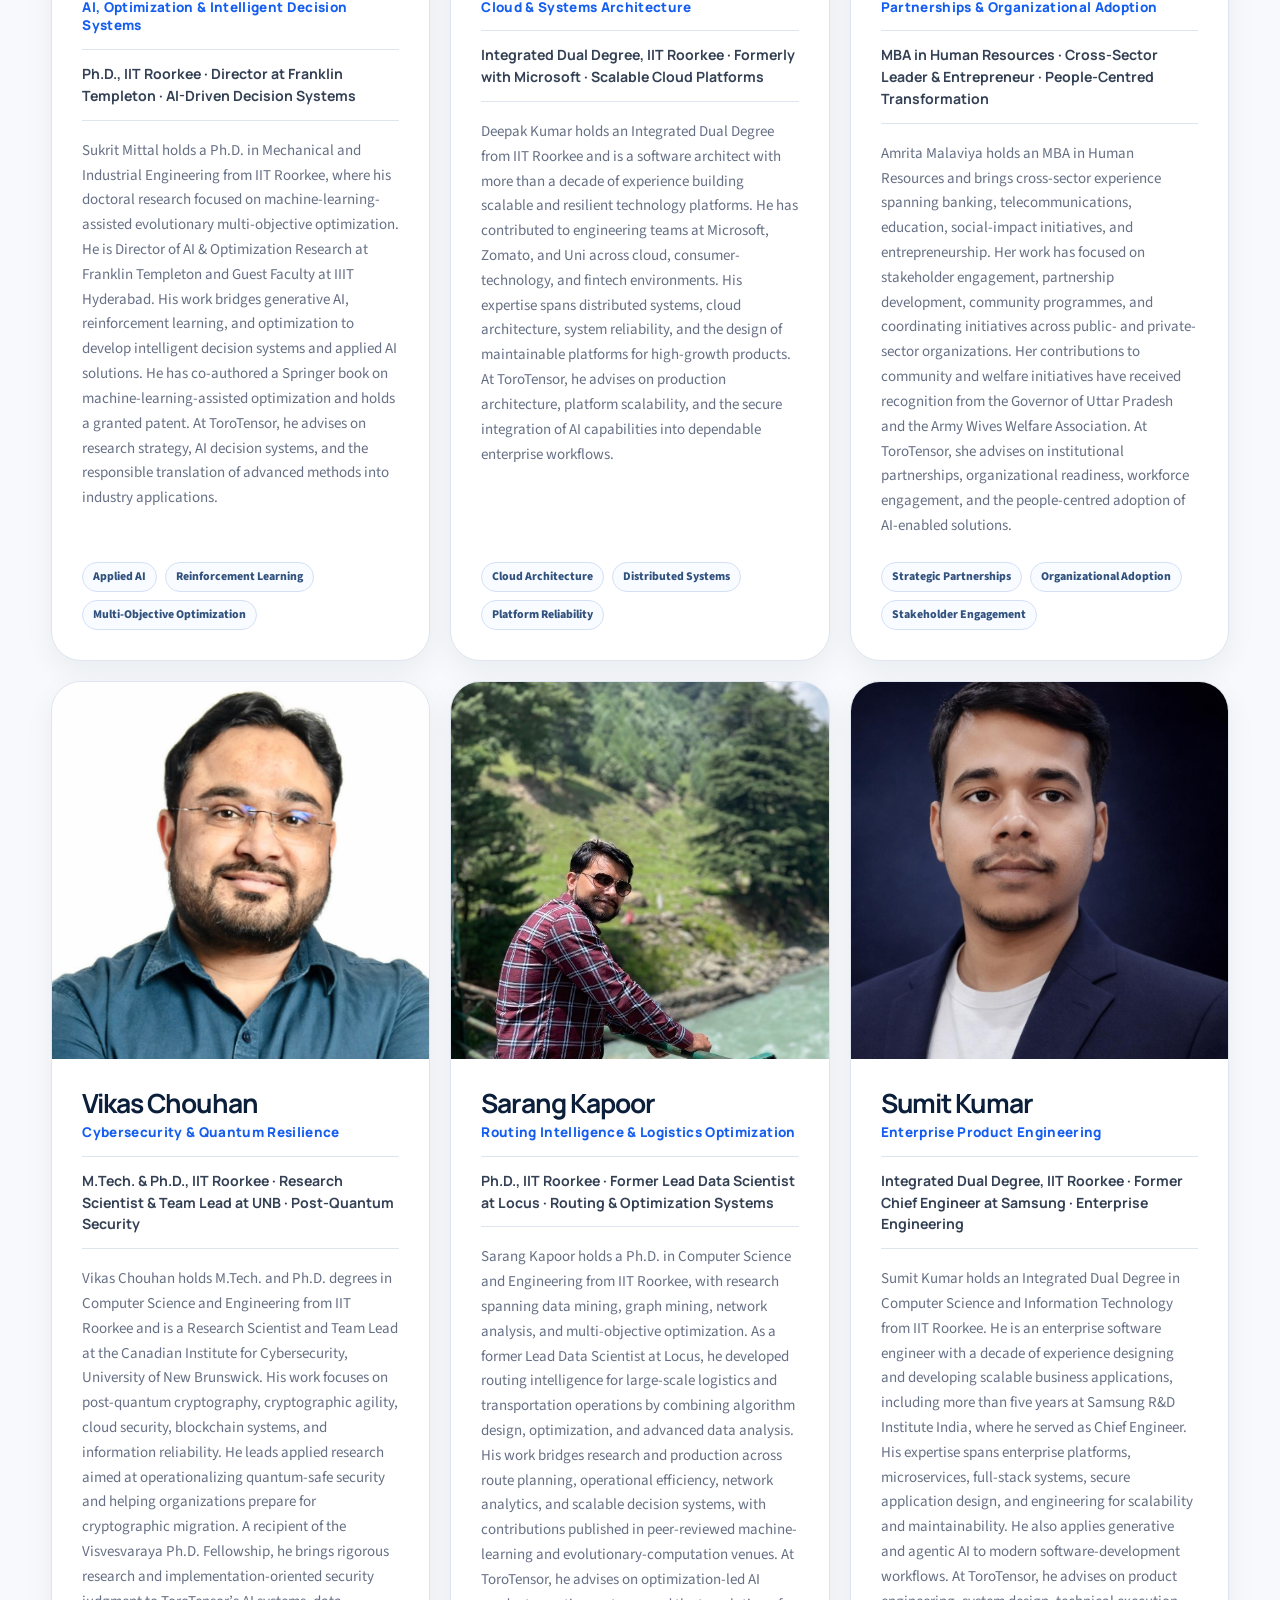
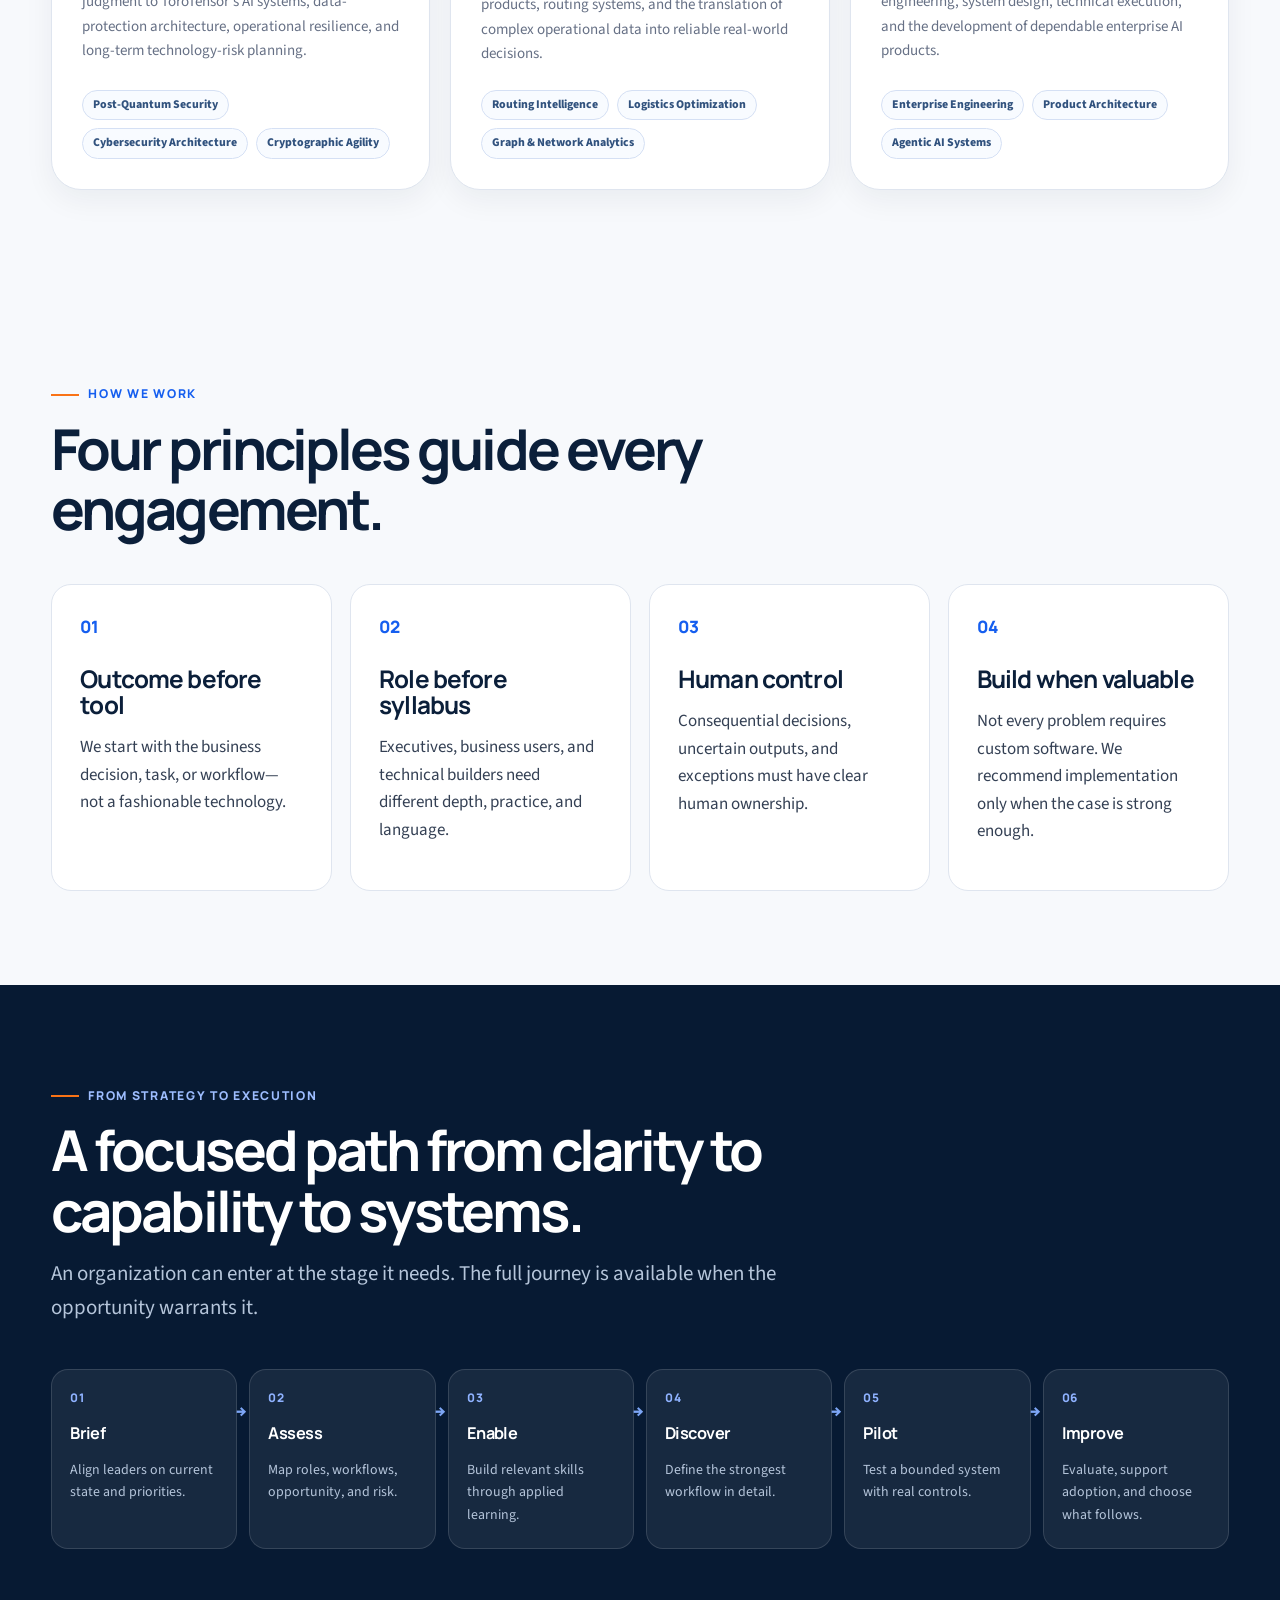
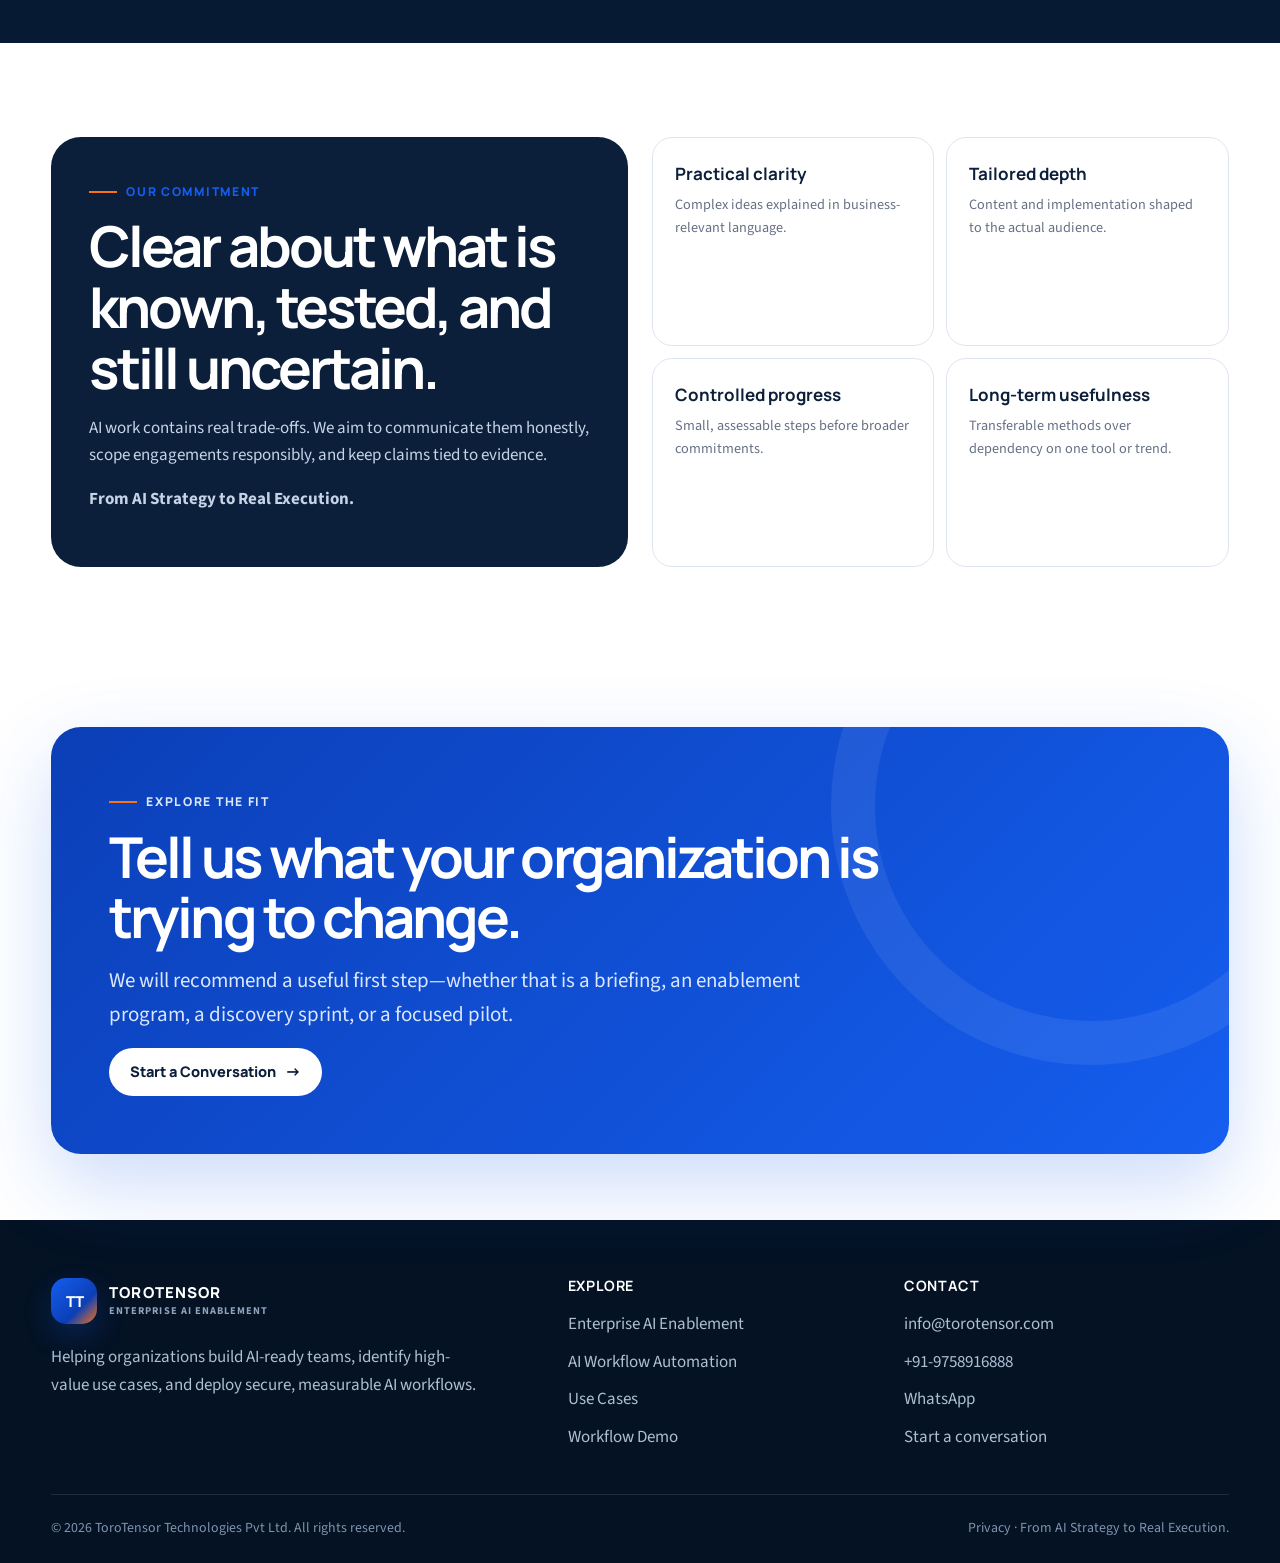
<file: about.html>
<!doctype html>
<html lang="en">
<head>
  <meta charset="utf-8"><meta name="viewport" content="width=device-width,initial-scale=1"><title>About ToroTensor | Enterprise AI Enablement</title><meta name="description" content="ToroTensor helps organizations move from AI experimentation to practical adoption through capability building, workflow automation, and applied AI solutions."><link rel="canonical" href="https://torotensor.com/about.html"><meta name="theme-color" content="#f7f9fc"><meta property="og:type" content="website"><meta property="og:title" content="About ToroTensor"><meta property="og:description" content="Research-informed Enterprise AI Enablement, workflow automation, and applied AI solutions."><meta property="og:url" content="https://torotensor.com/about.html"><meta property="og:image" content="https://torotensor.com/assets/og-image.png"><link rel="icon" href="assets/favicon.svg" type="image/svg+xml"><link rel="preconnect" href="https://fonts.googleapis.com"><link rel="preconnect" href="https://fonts.gstatic.com" crossorigin><link href="https://fonts.googleapis.com/css2?family=Manrope:wght@600;700;800&family=Source+Sans+3:wght@400;500;600;700&display=swap" rel="stylesheet"><link rel="stylesheet" href="assets/style.css">
</head>
<body><a class="skip-link" href="#main">Skip to main content</a><header class="site-header"><div class="container header-inner"><a class="brand" href="index.html" aria-label="ToroTensor home"><span class="brand-mark">TT</span><span class="brand-copy"><strong>TOROTENSOR</strong><small>Enterprise AI Enablement</small></span></a><button class="menu-toggle" type="button" aria-expanded="false" aria-controls="main-navigation">Menu</button><nav class="main-nav" id="main-navigation" aria-label="Main navigation"><a href="index.html">Home</a><a href="corporate-ai-enablement.html">Enterprise AI Enablement</a><a href="automation-solutions.html">Workflow Automation</a><a href="use-cases.html">Use Cases</a><a href="about.html" aria-current="page">About</a><a class="btn btn-primary" href="contact.html">Design Your AI Program</a></nav></div></header>
  <main id="main">
    <section class="inner-hero"><div class="container inner-hero-grid"><div><p class="eyebrow">About ToroTensor</p><h1>Research-informed. Business-practical.</h1><p class="lead">ToroTensor Technologies Pvt Ltd helps organizations build useful AI capability in their people and turn selected opportunities into controlled working systems.</p><a class="btn btn-primary btn-arrow" href="contact.html">Start a Conversation</a></div><div class="inner-summary"><p>Our focus is the space between “we should use AI” and “this now works responsibly in our organization.”</p></div></div></section>
    <section class="section"><div class="container about-grid"><div><p class="eyebrow">Our point of view</p><h2>Capability and implementation should reinforce each other.</h2><p class="lead">Capability building without application can remain theoretical. AI workflow automation without prepared people and clear ownership can be difficult to adopt. We connect both sides.</p><p>That means beginning with business context, shaping the right learning for each audience, and identifying only those workflows where AI may create enough value to justify the effort and controls.</p></div><div class="about-focus-card"><p class="eyebrow">What we connect</p><h2>Research depth with operational judgment.</h2><p>Our work brings together AI research, enterprise engineering, cybersecurity, product thinking, and organizational adoption.</p><p>The aim is a practical path from leadership clarity and team capability to carefully designed, controlled systems.</p></div></div></section>

    <section class="section soft leadership-advisors" id="leadership-advisors" aria-labelledby="leadership-advisors-title">
      <div class="container">
        <div class="section-head leadership-intro">
          <p class="eyebrow">People &amp; perspective</p>
          <h2 id="leadership-advisors-title">Leadership &amp; Strategic Advisors</h2>
          <p class="lead">Experienced leaders and independent experts guiding ToroTensor’s technology, product innovation, industry applications, and responsible growth.</p>
        </div>

        <div class="profile-subsection" aria-labelledby="leadership-title">
          <div class="profile-subsection-head">
            <span class="profile-subsection-index" aria-hidden="true">01</span>
            <div><p class="profile-kicker">Leadership</p><h3 id="leadership-title">Company direction and execution</h3></div>
          </div>
          <article class="leadership-profile" aria-labelledby="tarun-name">
            <figure class="profile-photo-wrap leadership-photo">
              <img class="profile-photo profile-photo-tarun" src="assets/tarun-kulshrestha.jpeg" alt="Tarun Kulshrestha, Director of ToroTensor Technologies" width="800" height="800" loading="lazy">
            </figure>
            <div class="profile-content">
              <span class="profile-designation">Director</span>
              <h4 class="profile-name" id="tarun-name">Tarun Kulshrestha</h4>
              <p class="profile-role">Director, ToroTensor Technologies Pvt Ltd</p>
              <p class="credential-line">Ph.D., IIT Roorkee · 15+ Years of Experience · Former AI Researcher, The Hong Kong Polytechnic University · Applied AI &amp; Intelligent Systems</p>
              <p class="profile-bio">Tarun Kulshrestha is an AI researcher and technology leader with 15+ years of experience spanning applied AI research, intelligent-system development, and GPU/HPC-enabled experimentation. During more than six years at The Hong Kong Polytechnic University, he worked across generative models, computer vision, LLM and RAG systems, model optimization, and multidisciplinary AI applications, while supporting researchers with solution design, training, and scalable experimentation. His contributions to core deep-learning models have appeared in leading international peer-reviewed venues and received Best Paper recognition. As Director of ToroTensor Technologies Pvt Ltd, he leads the company’s technology strategy, product development, and responsible translation of advanced AI into practical enterprise systems.</p>
              <ul class="expertise-tags" aria-label="Tarun Kulshrestha’s areas of expertise"><li>Applied AI Systems</li><li>Generative Models</li><li>Computer Vision</li><li>AI Infrastructure</li></ul>
            </div>
          </article>
        </div>

        <div class="profile-subsection advisors-subsection" aria-labelledby="advisors-title">
          <div class="profile-subsection-head">
            <span class="profile-subsection-index" aria-hidden="true">02</span>
            <div><p class="profile-kicker">Strategic Advisors</p><h3 id="advisors-title">Specialized expertise spanning AI, optimization, cybersecurity, cloud architecture, enterprise engineering, and organizational adoption</h3></div>
          </div>
          <div class="advisor-grid">
            <article class="advisor-profile" aria-labelledby="sukrit-name">
              <figure class="profile-photo-wrap"><img class="profile-photo profile-photo-sukrit" src="assets/sukrit-mittal.jpeg" alt="Sukrit Mittal, Strategic Advisor to ToroTensor" width="800" height="800" loading="lazy"></figure>
              <div class="profile-content">
                <h4 class="profile-name" id="sukrit-name">Sukrit Mittal</h4>
                <p class="advisor-domain">AI, Optimization &amp; Intelligent Decision Systems</p>
                <p class="credential-line">Ph.D., IIT Roorkee · Director at Franklin Templeton · AI-Driven Decision Systems</p>
                <p class="profile-bio">Sukrit Mittal holds a Ph.D. in Mechanical and Industrial Engineering from IIT Roorkee, where his doctoral research focused on machine-learning-assisted evolutionary multi-objective optimization. He is Director of AI &amp; Optimization Research at Franklin Templeton and Guest Faculty at IIIT Hyderabad. His work bridges generative AI, reinforcement learning, and optimization to develop intelligent decision systems and applied AI solutions. He has co-authored a Springer book on machine-learning-assisted optimization and holds a granted patent. At ToroTensor, he advises on research strategy, AI decision systems, and the responsible translation of advanced methods into industry applications.</p>
                <ul class="expertise-tags" aria-label="Sukrit Mittal’s areas of expertise"><li>Applied AI</li><li>Reinforcement Learning</li><li>Multi-Objective Optimization</li></ul>
              </div>
            </article>

            <article class="advisor-profile" aria-labelledby="deepak-name">
              <figure class="profile-photo-wrap"><img class="profile-photo profile-photo-deepak" src="assets/deepak-kumar.jpeg" alt="Deepak Kumar, Strategic Advisor to ToroTensor" width="800" height="800" loading="lazy"></figure>
              <div class="profile-content">
                <h4 class="profile-name" id="deepak-name">Deepak Kumar</h4>
                <p class="advisor-domain">Cloud &amp; Systems Architecture</p>
                <p class="credential-line">Integrated Dual Degree, IIT Roorkee · Formerly with Microsoft · Scalable Cloud Platforms</p>
                <p class="profile-bio">Deepak Kumar holds an Integrated Dual Degree from IIT Roorkee and is a software architect with more than a decade of experience building scalable and resilient technology platforms. He has contributed to engineering teams at Microsoft, Zomato, and Uni across cloud, consumer-technology, and fintech environments. His expertise spans distributed systems, cloud architecture, system reliability, and the design of maintainable platforms for high-growth products. At ToroTensor, he advises on production architecture, platform scalability, and the secure integration of AI capabilities into dependable enterprise workflows.</p>
                <ul class="expertise-tags" aria-label="Deepak Kumar’s areas of expertise"><li>Cloud Architecture</li><li>Distributed Systems</li><li>Platform Reliability</li></ul>
              </div>
            </article>

            <article class="advisor-profile" aria-labelledby="amrita-name">
              <figure class="profile-photo-wrap"><img class="profile-photo profile-photo-amrita" src="assets/amrita-malaviya.jpeg" alt="Amrita Malaviya, Strategic Advisor to ToroTensor" width="800" height="800" loading="lazy"></figure>
              <div class="profile-content">
                <h4 class="profile-name" id="amrita-name">Amrita Malaviya</h4>
                <p class="advisor-domain">Partnerships &amp; Organizational Adoption</p>
                <p class="credential-line">MBA in Human Resources · Cross-Sector Leader &amp; Entrepreneur · People-Centred Transformation</p>
                <p class="profile-bio">Amrita Malaviya holds an MBA in Human Resources and brings cross-sector experience spanning banking, telecommunications, education, social-impact initiatives, and entrepreneurship. Her work has focused on stakeholder engagement, partnership development, community programmes, and coordinating initiatives across public- and private-sector organizations. Her contributions to community and welfare initiatives have received recognition from the Governor of Uttar Pradesh and the Army Wives Welfare Association. At ToroTensor, she advises on institutional partnerships, organizational readiness, workforce engagement, and the people-centred adoption of AI-enabled solutions.</p>
                <ul class="expertise-tags" aria-label="Amrita Malaviya’s areas of expertise"><li>Strategic Partnerships</li><li>Organizational Adoption</li><li>Stakeholder Engagement</li></ul>
              </div>
            </article>

            <article class="advisor-profile" aria-labelledby="vikas-name">
              <figure class="profile-photo-wrap"><img class="profile-photo profile-photo-vikas" src="assets/vikas-chouhan.jpeg" alt="Vikas Chouhan, Strategic Advisor to ToroTensor" width="800" height="800" loading="lazy"></figure>
              <div class="profile-content">
                <h4 class="profile-name" id="vikas-name">Vikas Chouhan</h4>
                <p class="advisor-domain">Cybersecurity &amp; Quantum Resilience</p>
                <p class="credential-line">M.Tech. &amp; Ph.D., IIT Roorkee · Research Scientist &amp; Team Lead at UNB · Post-Quantum Security</p>
                <p class="profile-bio">Vikas Chouhan holds M.Tech. and Ph.D. degrees in Computer Science and Engineering from IIT Roorkee and is a Research Scientist and Team Lead at the Canadian Institute for Cybersecurity, University of New Brunswick. His work focuses on post-quantum cryptography, cryptographic agility, cloud security, blockchain systems, and information reliability. He leads applied research aimed at operationalizing quantum-safe security and helping organizations prepare for cryptographic migration. A recipient of the Visvesvaraya Ph.D. Fellowship, he brings rigorous research and implementation-oriented security judgment to ToroTensor’s AI systems, data-protection architecture, operational resilience, and long-term technology-risk planning.</p>
                <ul class="expertise-tags" aria-label="Vikas Chouhan’s areas of expertise"><li>Post-Quantum Security</li><li>Cybersecurity Architecture</li><li>Cryptographic Agility</li></ul>
              </div>
            </article>

            <article class="advisor-profile" aria-labelledby="sarang-name">
              <figure class="profile-photo-wrap"><img class="profile-photo profile-photo-sarang" src="assets/sarang.jpeg" alt="Sarang Kapoor, Strategic Advisor to ToroTensor" width="800" height="800" loading="lazy"></figure>
              <div class="profile-content">
                <h4 class="profile-name" id="sarang-name">Sarang Kapoor</h4>
                <p class="advisor-domain">Routing Intelligence &amp; Logistics Optimization</p>
                <p class="credential-line">Ph.D., IIT Roorkee · Former Lead Data Scientist at Locus · Routing &amp; Optimization Systems</p>
                <p class="profile-bio">Sarang Kapoor holds a Ph.D. in Computer Science and Engineering from IIT Roorkee, with research spanning data mining, graph mining, network analysis, and multi-objective optimization. As a former Lead Data Scientist at Locus, he developed routing intelligence for large-scale logistics and transportation operations by combining algorithm design, optimization, and advanced data analysis. His work bridges research and production across route planning, operational efficiency, network analytics, and scalable decision systems, with contributions published in peer-reviewed machine-learning and evolutionary-computation venues. At ToroTensor, he advises on optimization-led AI products, routing systems, and the translation of complex operational data into reliable real-world decisions.</p>
                <ul class="expertise-tags" aria-label="Sarang Kapoor’s areas of expertise"><li>Routing Intelligence</li><li>Logistics Optimization</li><li>Graph &amp; Network Analytics</li></ul>
              </div>
            </article>

            <article class="advisor-profile" aria-labelledby="sumit-name">
              <figure class="profile-photo-wrap"><img class="profile-photo profile-photo-sumit" src="assets/sumit.jpeg" alt="Sumit Kumar, Strategic Advisor to ToroTensor" width="800" height="800" loading="lazy"></figure>
              <div class="profile-content">
                <h4 class="profile-name" id="sumit-name">Sumit Kumar</h4>
                <p class="advisor-domain">Enterprise Product Engineering</p>
                <p class="credential-line">Integrated Dual Degree, IIT Roorkee · Former Chief Engineer at Samsung · Enterprise Engineering</p>
                <p class="profile-bio">Sumit Kumar holds an Integrated Dual Degree in Computer Science and Information Technology from IIT Roorkee. He is an enterprise software engineer with a decade of experience designing and developing scalable business applications, including more than five years at Samsung R&amp;D Institute India, where he served as Chief Engineer. His expertise spans enterprise platforms, microservices, full-stack systems, secure application design, and engineering for scalability and maintainability. He also applies generative and agentic AI to modern software-development workflows. At ToroTensor, he advises on product engineering, system design, technical execution, and the development of dependable enterprise AI products.</p>
                <ul class="expertise-tags" aria-label="Sumit Kumar’s areas of expertise"><li>Enterprise Engineering</li><li>Product Architecture</li><li>Agentic AI Systems</li></ul>
              </div>
            </article>
          </div>
        </div>
      </div>
    </section>
    <section class="section soft"><div class="container"><div class="section-head"><p class="eyebrow">How we work</p><h2>Four principles guide every engagement.</h2></div><div class="card-grid four"><article class="principle-card"><span>01</span><h3>Outcome before tool</h3><p>We start with the business decision, task, or workflow—not a fashionable technology.</p></article><article class="principle-card"><span>02</span><h3>Role before syllabus</h3><p>Executives, business users, and technical builders need different depth, practice, and language.</p></article><article class="principle-card"><span>03</span><h3>Human control</h3><p>Consequential decisions, uncertain outputs, and exceptions must have clear human ownership.</p></article><article class="principle-card"><span>04</span><h3>Build when valuable</h3><p>Not every problem requires custom software. We recommend implementation only when the case is strong enough.</p></article></div></div></section>
    <section class="section navy"><div class="container"><div class="section-head"><p class="eyebrow">From strategy to execution</p><h2>A focused path from clarity to capability to systems.</h2><p class="lead">An organization can enter at the stage it needs. The full journey is available when the opportunity warrants it.</p></div><div class="process-grid"><article class="process-step"><span>01</span><h3>Brief</h3><p>Align leaders on current state and priorities.</p></article><article class="process-step"><span>02</span><h3>Assess</h3><p>Map roles, workflows, opportunity, and risk.</p></article><article class="process-step"><span>03</span><h3>Enable</h3><p>Build relevant skills through applied learning.</p></article><article class="process-step"><span>04</span><h3>Discover</h3><p>Define the strongest workflow in detail.</p></article><article class="process-step"><span>05</span><h3>Pilot</h3><p>Test a bounded system with real controls.</p></article><article class="process-step"><span>06</span><h3>Improve</h3><p>Evaluate, support adoption, and choose what follows.</p></article></div></div></section>
    <section class="section"><div class="container credibility-grid"><div class="credibility-main"><p class="eyebrow">Our commitment</p><h2>Clear about what is known, tested, and still uncertain.</h2><p>AI work contains real trade-offs. We aim to communicate them honestly, scope engagements responsibly, and keep claims tied to evidence.</p><p><strong>From AI Strategy to Real Execution.</strong></p></div><div class="credibility-points"><article><b>Practical clarity</b><p>Complex ideas explained in business-relevant language.</p></article><article><b>Tailored depth</b><p>Content and implementation shaped to the actual audience.</p></article><article><b>Controlled progress</b><p>Small, assessable steps before broader commitments.</p></article><article><b>Long-term usefulness</b><p>Transferable methods over dependency on one tool or trend.</p></article></div></div></section>
    <section class="section-sm"><div class="container cta-band"><div class="cta-content"><p class="eyebrow">Explore the fit</p><h2>Tell us what your organization is trying to change.</h2><p class="lead">We will recommend a useful first step—whether that is a briefing, an enablement program, a discovery sprint, or a focused pilot.</p><a class="btn btn-light btn-arrow" href="contact.html">Start a Conversation</a></div></div></section>
  </main>
  <footer class="site-footer"><div class="container"><div class="footer-grid"><div class="footer-brand"><a class="brand" href="index.html"><span class="brand-mark">TT</span><span class="brand-copy"><strong>TOROTENSOR</strong><small>Enterprise AI Enablement</small></span></a><p class="footer-note">Helping organizations build AI-ready teams, identify high-value use cases, and deploy secure, measurable AI workflows.</p></div><div class="footer-col"><h3>Explore</h3><div class="footer-links"><a href="corporate-ai-enablement.html">Enterprise AI Enablement</a><a href="automation-solutions.html">AI Workflow Automation</a><a href="use-cases.html">Use Cases</a><a href="demo/index.html">Workflow Demo</a></div></div><div class="footer-col"><h3>Contact</h3><div class="footer-links"><a href="mailto:info@torotensor.com">info@torotensor.com</a><a href="tel:+919758916888">+91-9758916888</a><a href="https://wa.me/919758916888">WhatsApp</a><a href="contact.html">Start a conversation</a></div></div></div><div class="footer-bottom"><span>© <span data-year></span> ToroTensor Technologies Pvt Ltd. All rights reserved.</span><span><a href="privacy.html">Privacy</a> · From AI Strategy to Real Execution.</span></div></div></footer><script src="assets/script.js" defer></script><script src="assets/visitor-tracker.js" defer></script>
</body></html>
</file>
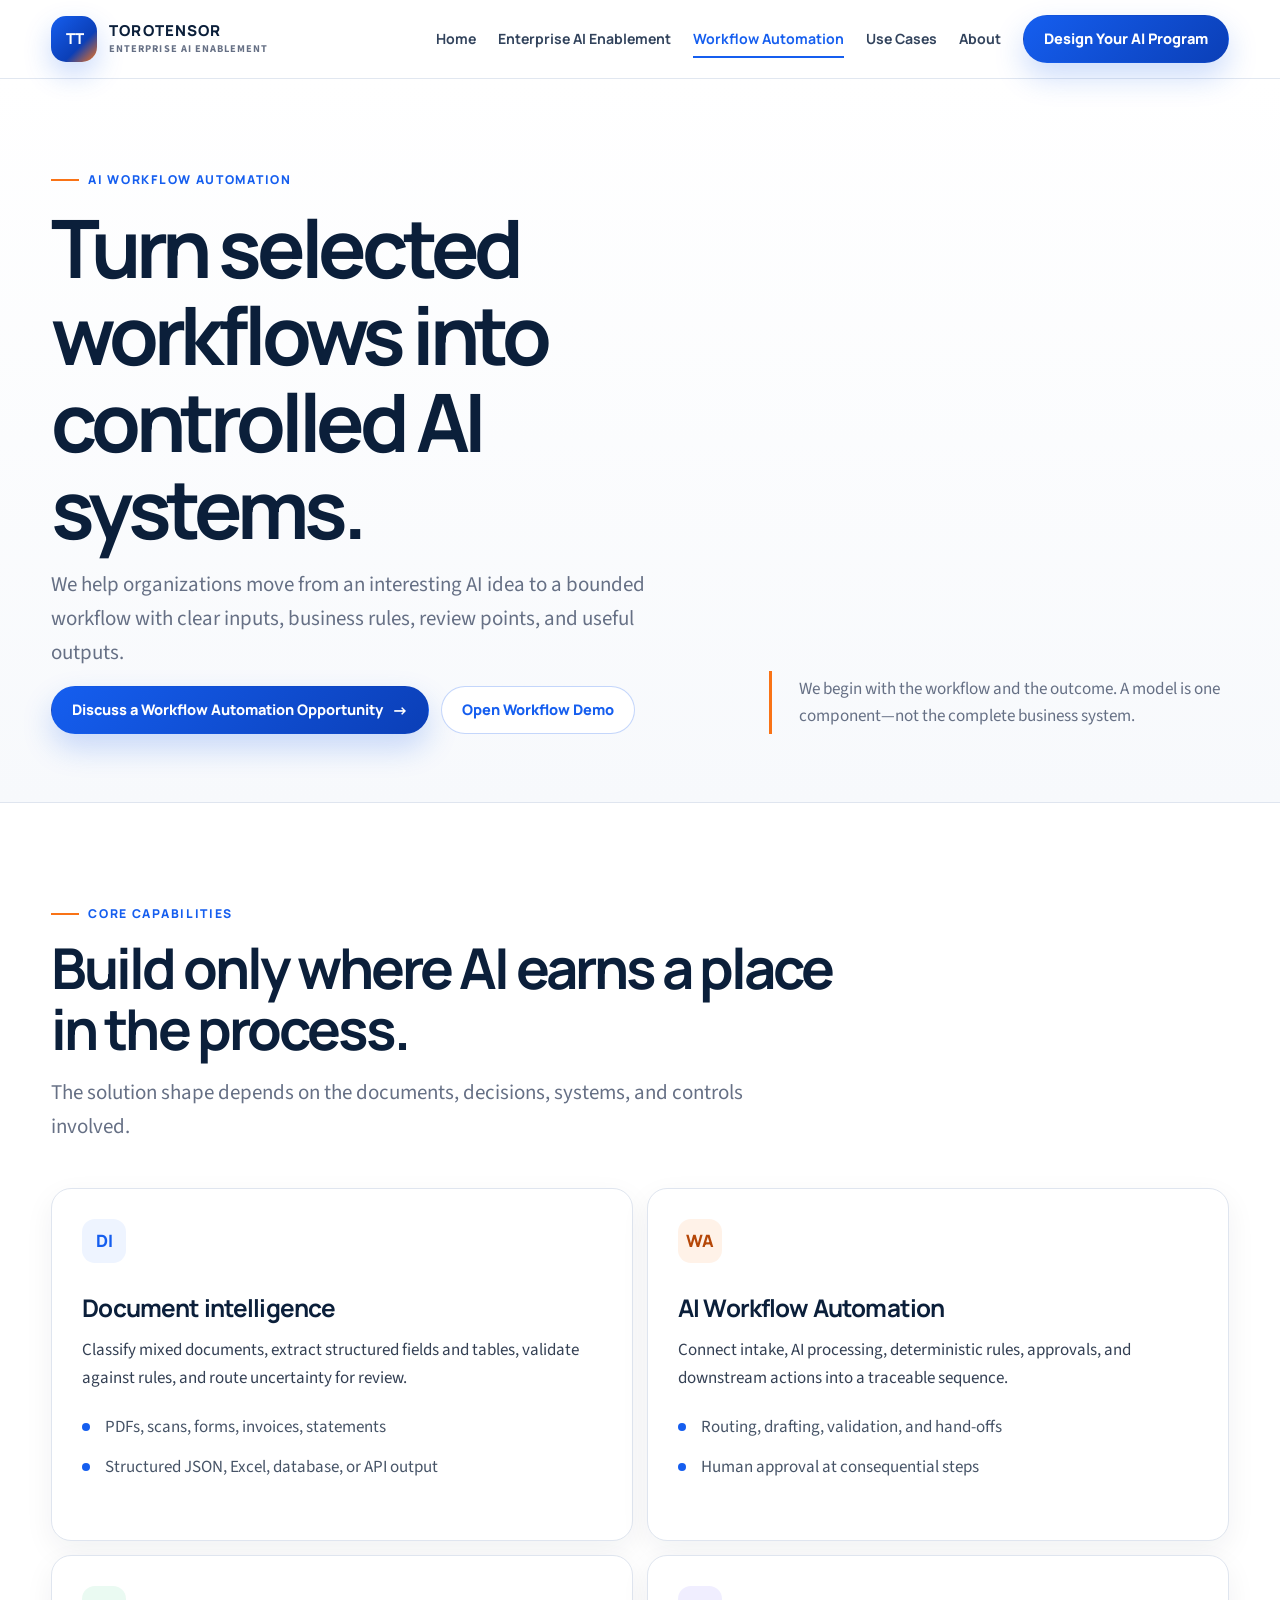
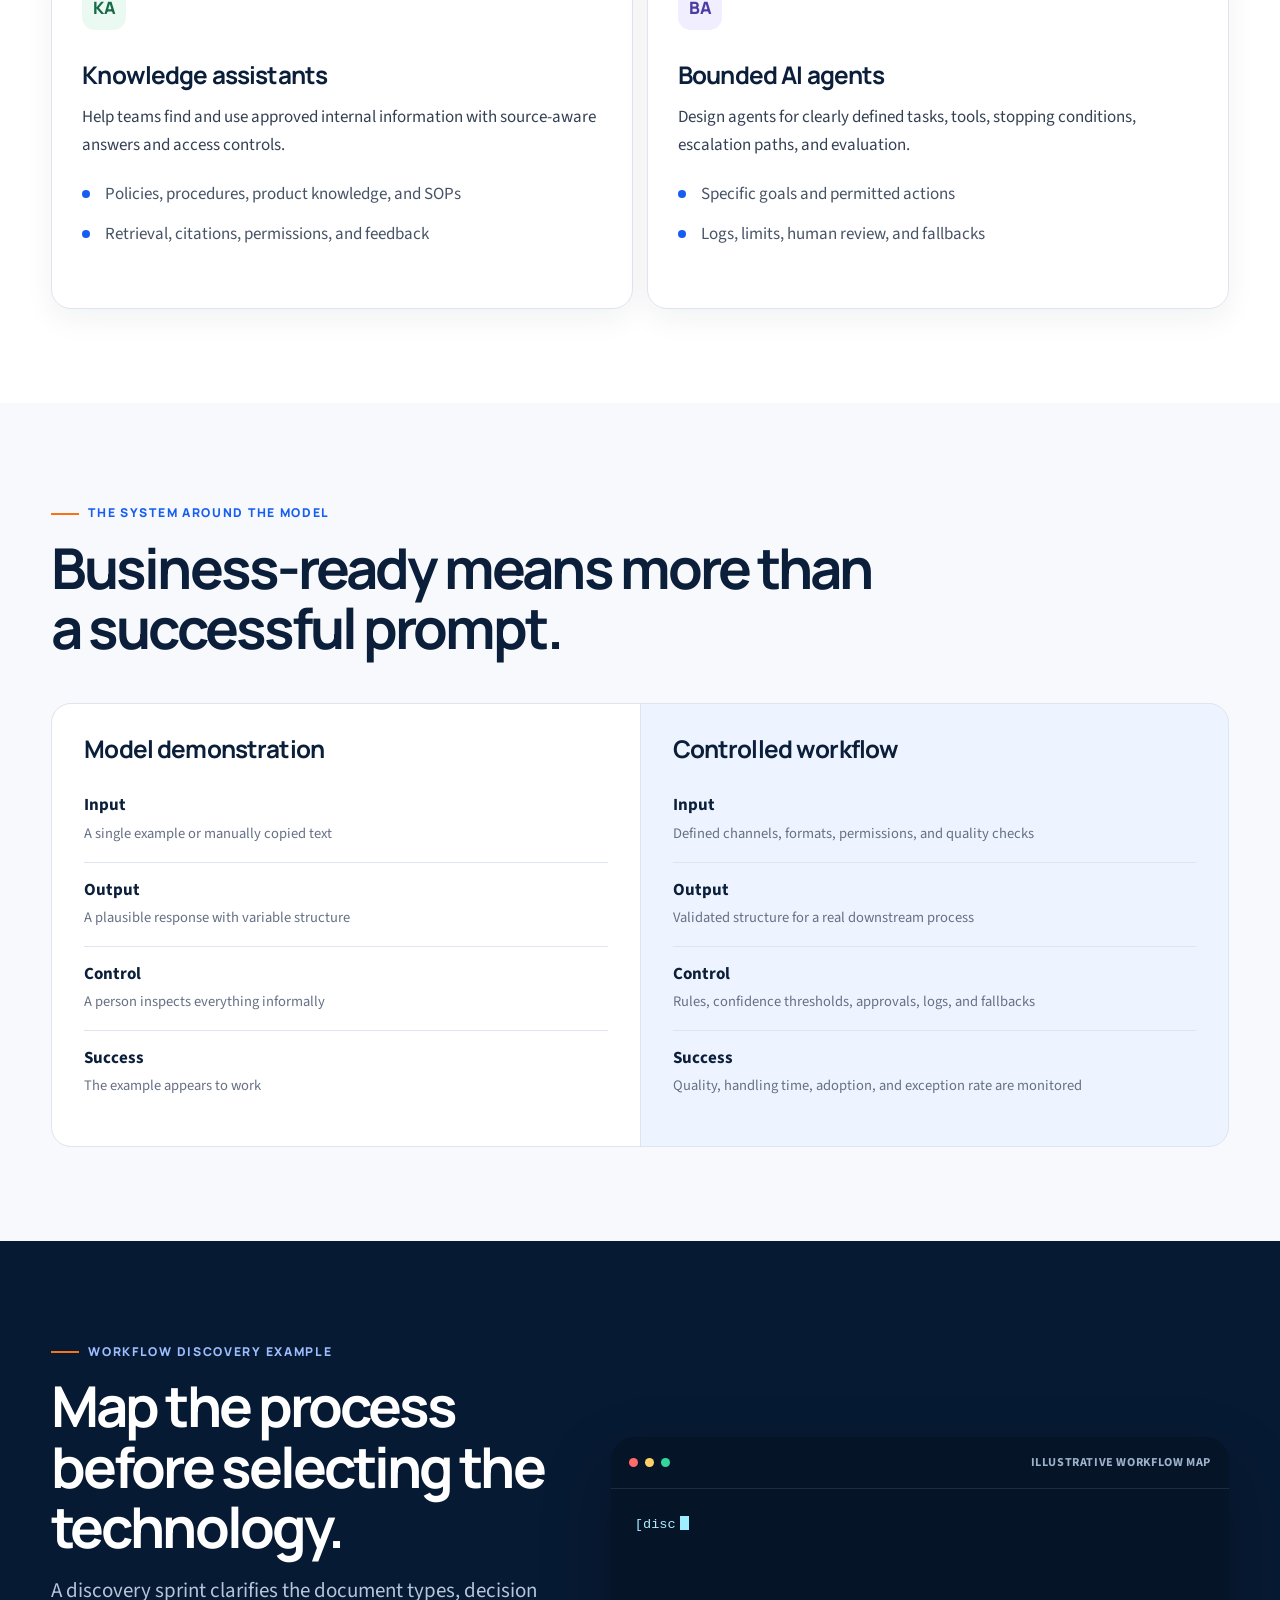
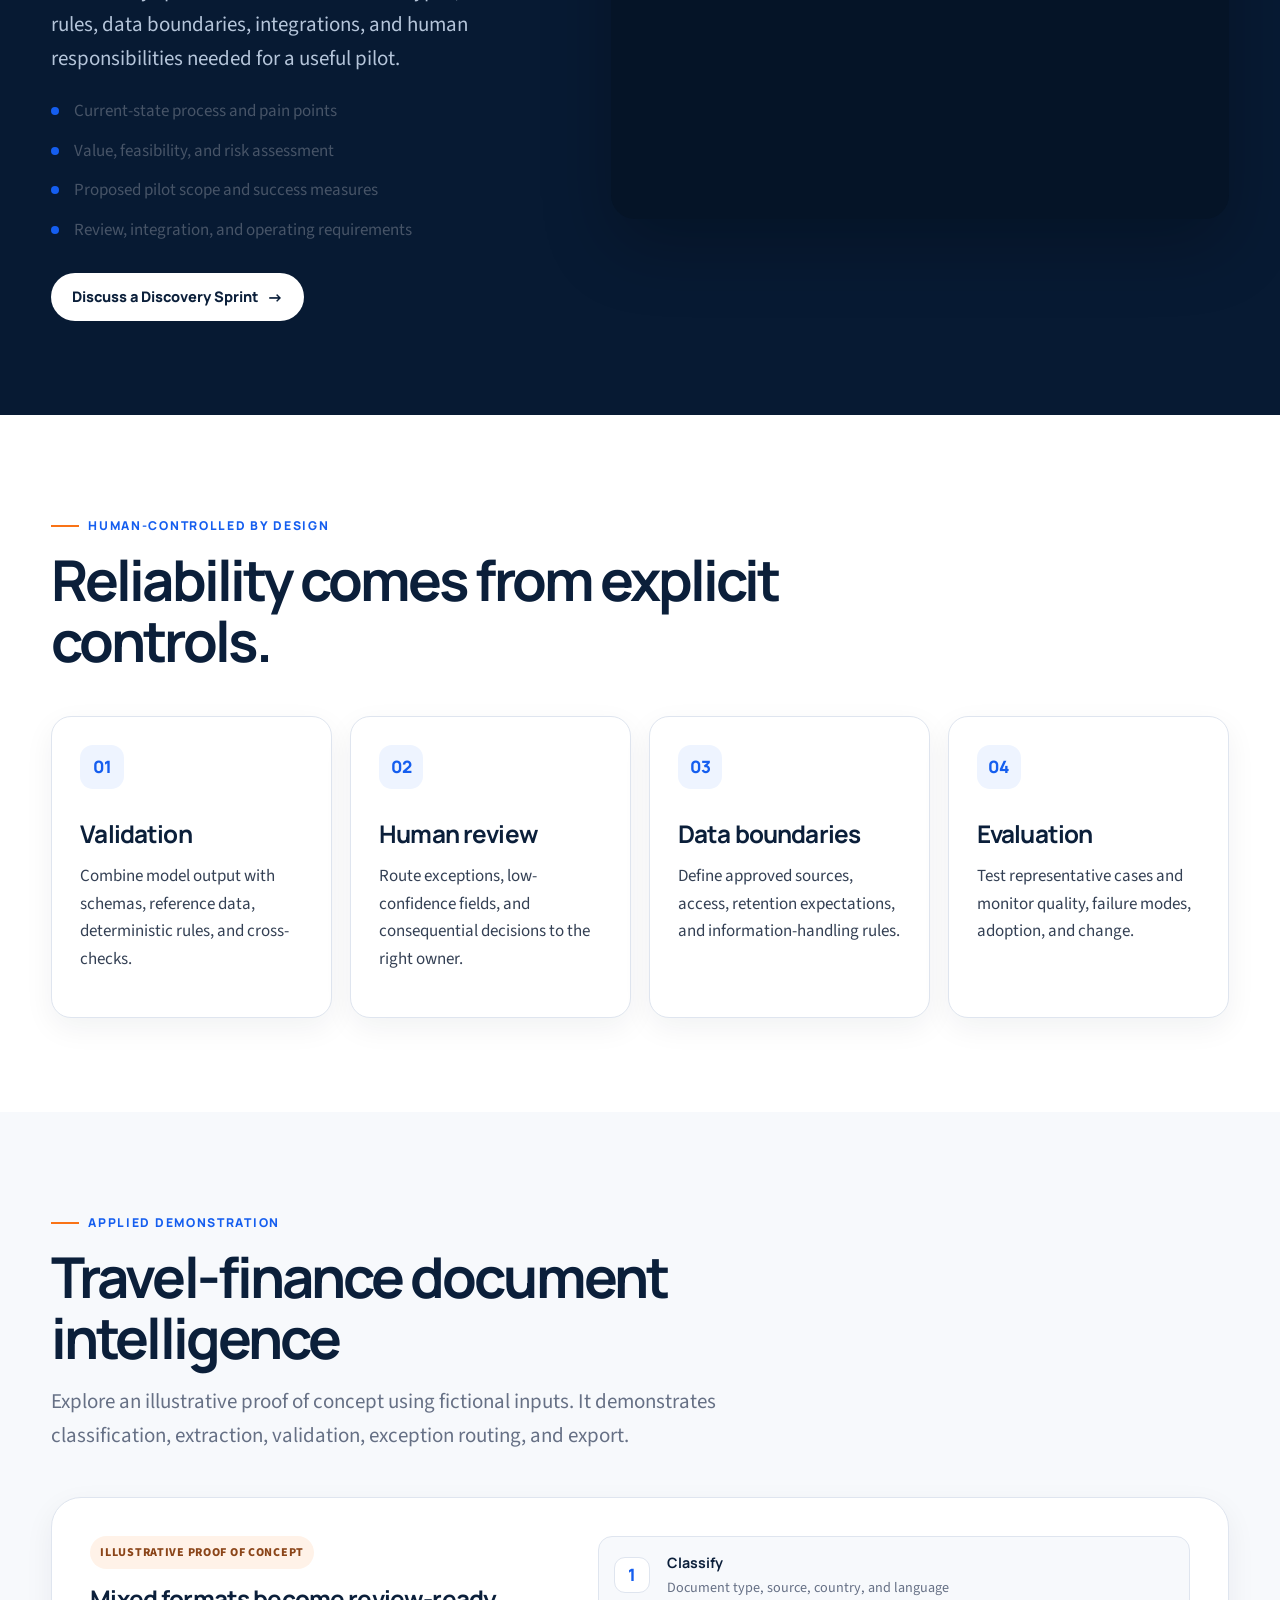
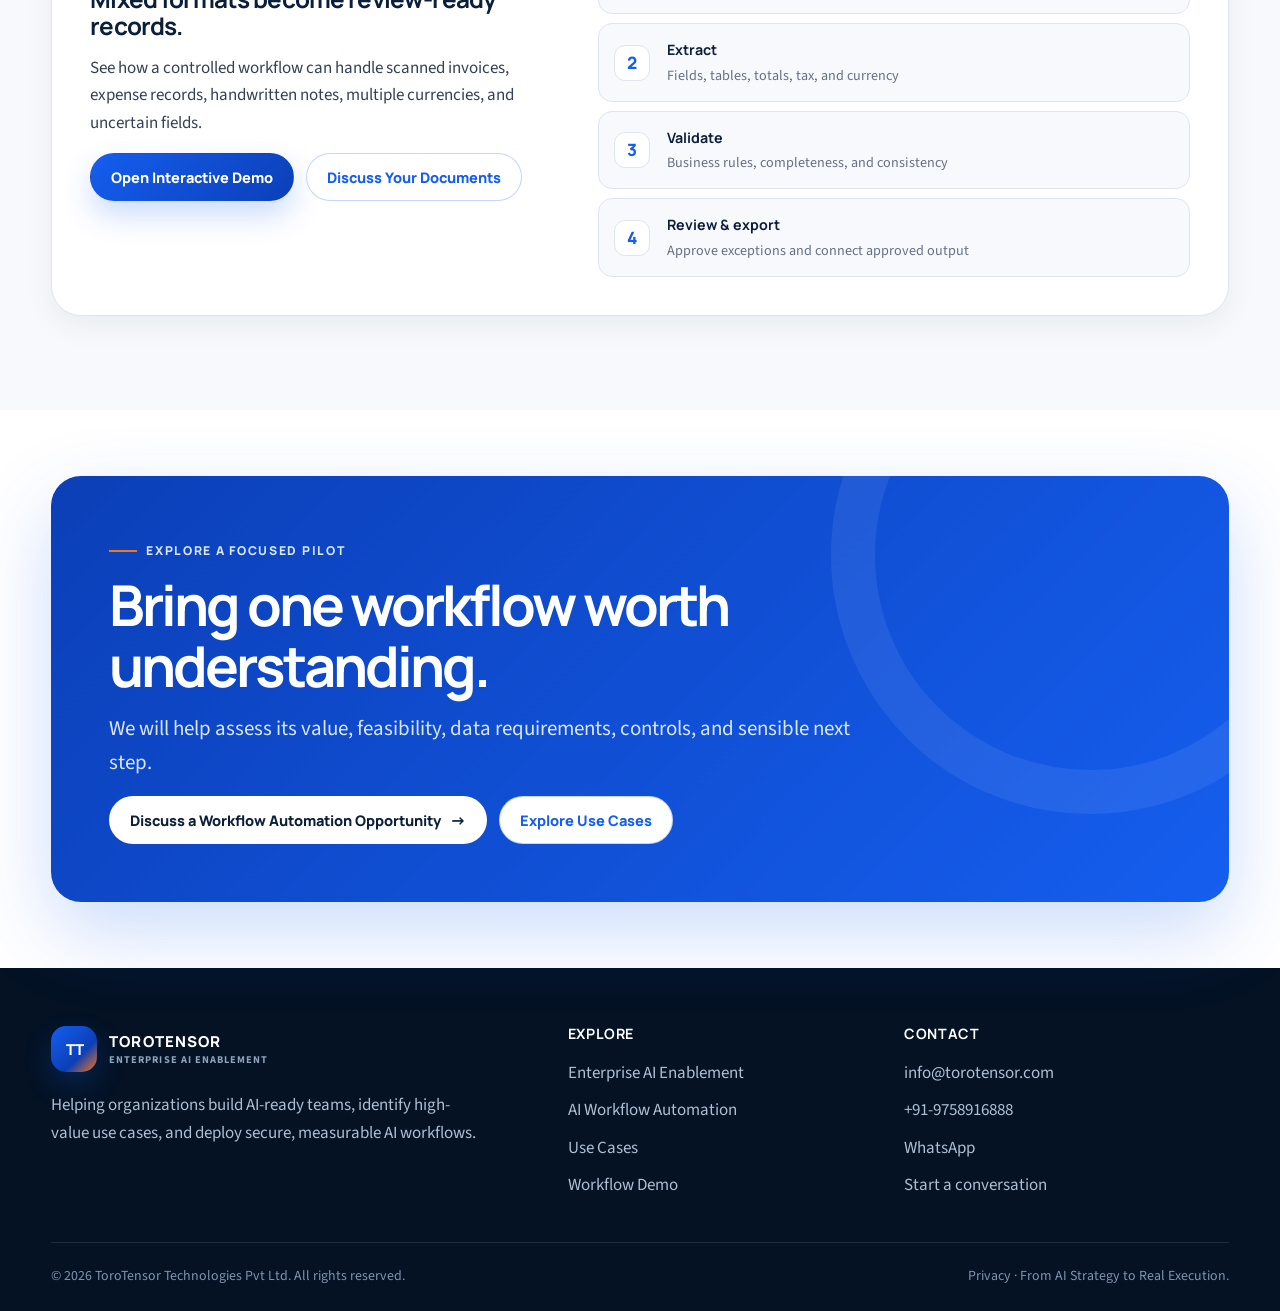
<file: automation-solutions.html>
<!doctype html>
<html lang="en">
<head>
  <meta charset="utf-8"><meta name="viewport" content="width=device-width,initial-scale=1">
  <title>AI Workflow Automation | ToroTensor</title><meta name="description" content="Turn selected document-heavy and knowledge-intensive workflows into controlled AI systems with validation, human review, and integration.">
  <link rel="canonical" href="https://torotensor.com/automation-solutions.html"><meta name="theme-color" content="#f7f9fc"><meta property="og:type" content="website"><meta property="og:title" content="AI Workflow Automation | ToroTensor"><meta property="og:description" content="Practical AI workflow automation designed around business rules, human review, and measurable outcomes."><meta property="og:url" content="https://torotensor.com/automation-solutions.html"><meta property="og:image" content="https://torotensor.com/assets/og-image.png">
  <link rel="icon" href="assets/favicon.svg" type="image/svg+xml"><link rel="preconnect" href="https://fonts.googleapis.com"><link rel="preconnect" href="https://fonts.gstatic.com" crossorigin><link href="https://fonts.googleapis.com/css2?family=Manrope:wght@600;700;800&family=Source+Sans+3:wght@400;500;600;700&display=swap" rel="stylesheet"><link rel="stylesheet" href="assets/style.css">
</head>
<body><a class="skip-link" href="#main">Skip to main content</a><header class="site-header"><div class="container header-inner"><a class="brand" href="index.html" aria-label="ToroTensor home"><span class="brand-mark">TT</span><span class="brand-copy"><strong>TOROTENSOR</strong><small>Enterprise AI Enablement</small></span></a><button class="menu-toggle" type="button" aria-expanded="false" aria-controls="main-navigation">Menu</button><nav class="main-nav" id="main-navigation" aria-label="Main navigation"><a href="index.html">Home</a><a href="corporate-ai-enablement.html">Enterprise AI Enablement</a><a href="automation-solutions.html" aria-current="page">Workflow Automation</a><a href="use-cases.html">Use Cases</a><a href="about.html">About</a><a class="btn btn-primary" href="contact.html">Design Your AI Program</a></nav></div></header>
  <main id="main">
    <section class="inner-hero"><div class="container inner-hero-grid"><div><p class="eyebrow">AI Workflow Automation</p><h1>Turn selected workflows into controlled AI systems.</h1><p class="lead">We help organizations move from an interesting AI idea to a bounded workflow with clear inputs, business rules, review points, and useful outputs.</p><div class="button-row"><a class="btn btn-primary btn-arrow" href="contact.html?interest=automation">Discuss a Workflow Automation Opportunity</a><a class="btn btn-secondary" href="demo/index.html">Open Workflow Demo</a></div></div><div class="inner-summary"><p>We begin with the workflow and the outcome. A model is one component—not the complete business system.</p></div></div></section>

    <section class="section"><div class="container"><div class="section-head"><p class="eyebrow">Core capabilities</p><h2>Build only where AI earns a place in the process.</h2><p class="lead">The solution shape depends on the documents, decisions, systems, and controls involved.</p></div><div class="capability-grid"><article class="capability-card"><span class="capability-mark">DI</span><h3>Document intelligence</h3><p>Classify mixed documents, extract structured fields and tables, validate against rules, and route uncertainty for review.</p><ul class="clean-list"><li>PDFs, scans, forms, invoices, statements</li><li>Structured JSON, Excel, database, or API output</li></ul></article><article class="capability-card"><span class="capability-mark">WA</span><h3>AI Workflow Automation</h3><p>Connect intake, AI processing, deterministic rules, approvals, and downstream actions into a traceable sequence.</p><ul class="clean-list"><li>Routing, drafting, validation, and hand-offs</li><li>Human approval at consequential steps</li></ul></article><article class="capability-card"><span class="capability-mark">KA</span><h3>Knowledge assistants</h3><p>Help teams find and use approved internal information with source-aware answers and access controls.</p><ul class="clean-list"><li>Policies, procedures, product knowledge, and SOPs</li><li>Retrieval, citations, permissions, and feedback</li></ul></article><article class="capability-card"><span class="capability-mark">BA</span><h3>Bounded AI agents</h3><p>Design agents for clearly defined tasks, tools, stopping conditions, escalation paths, and evaluation.</p><ul class="clean-list"><li>Specific goals and permitted actions</li><li>Logs, limits, human review, and fallbacks</li></ul></article></div></div></section>

    <section class="section soft"><div class="container"><div class="section-head"><p class="eyebrow">The system around the model</p><h2>Business-ready means more than a successful prompt.</h2></div><div class="comparison"><div class="comparison-column"><h3>Model demonstration</h3><div class="comparison-row"><b>Input</b><span>A single example or manually copied text</span></div><div class="comparison-row"><b>Output</b><span>A plausible response with variable structure</span></div><div class="comparison-row"><b>Control</b><span>A person inspects everything informally</span></div><div class="comparison-row"><b>Success</b><span>The example appears to work</span></div></div><div class="comparison-column highlight"><h3>Controlled workflow</h3><div class="comparison-row"><b>Input</b><span>Defined channels, formats, permissions, and quality checks</span></div><div class="comparison-row"><b>Output</b><span>Validated structure for a real downstream process</span></div><div class="comparison-row"><b>Control</b><span>Rules, confidence thresholds, approvals, logs, and fallbacks</span></div><div class="comparison-row"><b>Success</b><span>Quality, handling time, adoption, and exception rate are monitored</span></div></div></div></div></section>

    <section class="section navy"><div class="container bridge-grid"><div><p class="eyebrow">Workflow discovery example</p><h2>Map the process before selecting the technology.</h2><p class="lead">A discovery sprint clarifies the document types, decision rules, data boundaries, integrations, and human responsibilities needed for a useful pilot.</p><ul class="clean-list"><li>Current-state process and pain points</li><li>Value, feasibility, and risk assessment</li><li>Proposed pilot scope and success measures</li><li>Review, integration, and operating requirements</li></ul><a class="btn btn-light btn-arrow" href="contact.html?interest=discovery-sprint">Discuss a Discovery Sprint</a></div><div class="automation-console" aria-label="Illustrative procurement workflow"><div class="console-bar"><span class="console-dots"><i></i><i></i><i></i></span><span>Illustrative workflow map</span></div><pre class="terminal typing" data-terminal="automation"></pre></div></div></section>

    <section class="section"><div class="container"><div class="section-head"><p class="eyebrow">Human-controlled by design</p><h2>Reliability comes from explicit controls.</h2></div><div class="card-grid four"><article class="content-card"><span class="capability-mark">01</span><h3>Validation</h3><p>Combine model output with schemas, reference data, deterministic rules, and cross-checks.</p></article><article class="content-card"><span class="capability-mark">02</span><h3>Human review</h3><p>Route exceptions, low-confidence fields, and consequential decisions to the right owner.</p></article><article class="content-card"><span class="capability-mark">03</span><h3>Data boundaries</h3><p>Define approved sources, access, retention expectations, and information-handling rules.</p></article><article class="content-card"><span class="capability-mark">04</span><h3>Evaluation</h3><p>Test representative cases and monitor quality, failure modes, adoption, and change.</p></article></div></div></section>

    <section class="section soft"><div class="container"><div class="section-head"><p class="eyebrow">Applied demonstration</p><h2>Travel-finance document intelligence</h2><p class="lead">Explore an illustrative proof of concept using fictional inputs. It demonstrates classification, extraction, validation, exception routing, and export.</p></div><div class="case-card"><div><span class="case-badge">Illustrative proof of concept</span><h3>Mixed formats become review-ready records.</h3><p>See how a controlled workflow can handle scanned invoices, expense records, handwritten notes, multiple currencies, and uncertain fields.</p><div class="button-row"><a class="btn btn-primary" href="demo/index.html">Open Interactive Demo</a><a class="btn btn-secondary" href="contact.html?interest=document-intelligence">Discuss Your Documents</a></div></div><div class="pipeline"><div class="pipeline-item"><span>1</span><div><b>Classify</b><small>Document type, source, country, and language</small></div></div><div class="pipeline-item"><span>2</span><div><b>Extract</b><small>Fields, tables, totals, tax, and currency</small></div></div><div class="pipeline-item"><span>3</span><div><b>Validate</b><small>Business rules, completeness, and consistency</small></div></div><div class="pipeline-item"><span>4</span><div><b>Review & export</b><small>Approve exceptions and connect approved output</small></div></div></div></div></div></section>

    <section class="section-sm"><div class="container cta-band"><div class="cta-content"><p class="eyebrow">Explore a focused pilot</p><h2>Bring one workflow worth understanding.</h2><p class="lead">We will help assess its value, feasibility, data requirements, controls, and sensible next step.</p><div class="button-row"><a class="btn btn-light btn-arrow" href="contact.html?interest=automation">Discuss a Workflow Automation Opportunity</a><a class="btn btn-secondary" href="use-cases.html">Explore Use Cases</a></div></div></div></section>
  </main>
  <footer class="site-footer"><div class="container"><div class="footer-grid"><div class="footer-brand"><a class="brand" href="index.html"><span class="brand-mark">TT</span><span class="brand-copy"><strong>TOROTENSOR</strong><small>Enterprise AI Enablement</small></span></a><p class="footer-note">Helping organizations build AI-ready teams, identify high-value use cases, and deploy secure, measurable AI workflows.</p></div><div class="footer-col"><h3>Explore</h3><div class="footer-links"><a href="corporate-ai-enablement.html">Enterprise AI Enablement</a><a href="automation-solutions.html">AI Workflow Automation</a><a href="use-cases.html">Use Cases</a><a href="demo/index.html">Workflow Demo</a></div></div><div class="footer-col"><h3>Contact</h3><div class="footer-links"><a href="mailto:info@torotensor.com">info@torotensor.com</a><a href="tel:+919758916888">+91-9758916888</a><a href="https://wa.me/919758916888">WhatsApp</a><a href="contact.html">Start a conversation</a></div></div></div><div class="footer-bottom"><span>© <span data-year></span> ToroTensor Technologies Pvt Ltd. All rights reserved.</span><span><a href="privacy.html">Privacy</a> · From AI Strategy to Real Execution.</span></div></div></footer><script src="assets/script.js" defer></script><script src="assets/visitor-tracker.js" defer></script>
</body></html>
</file>
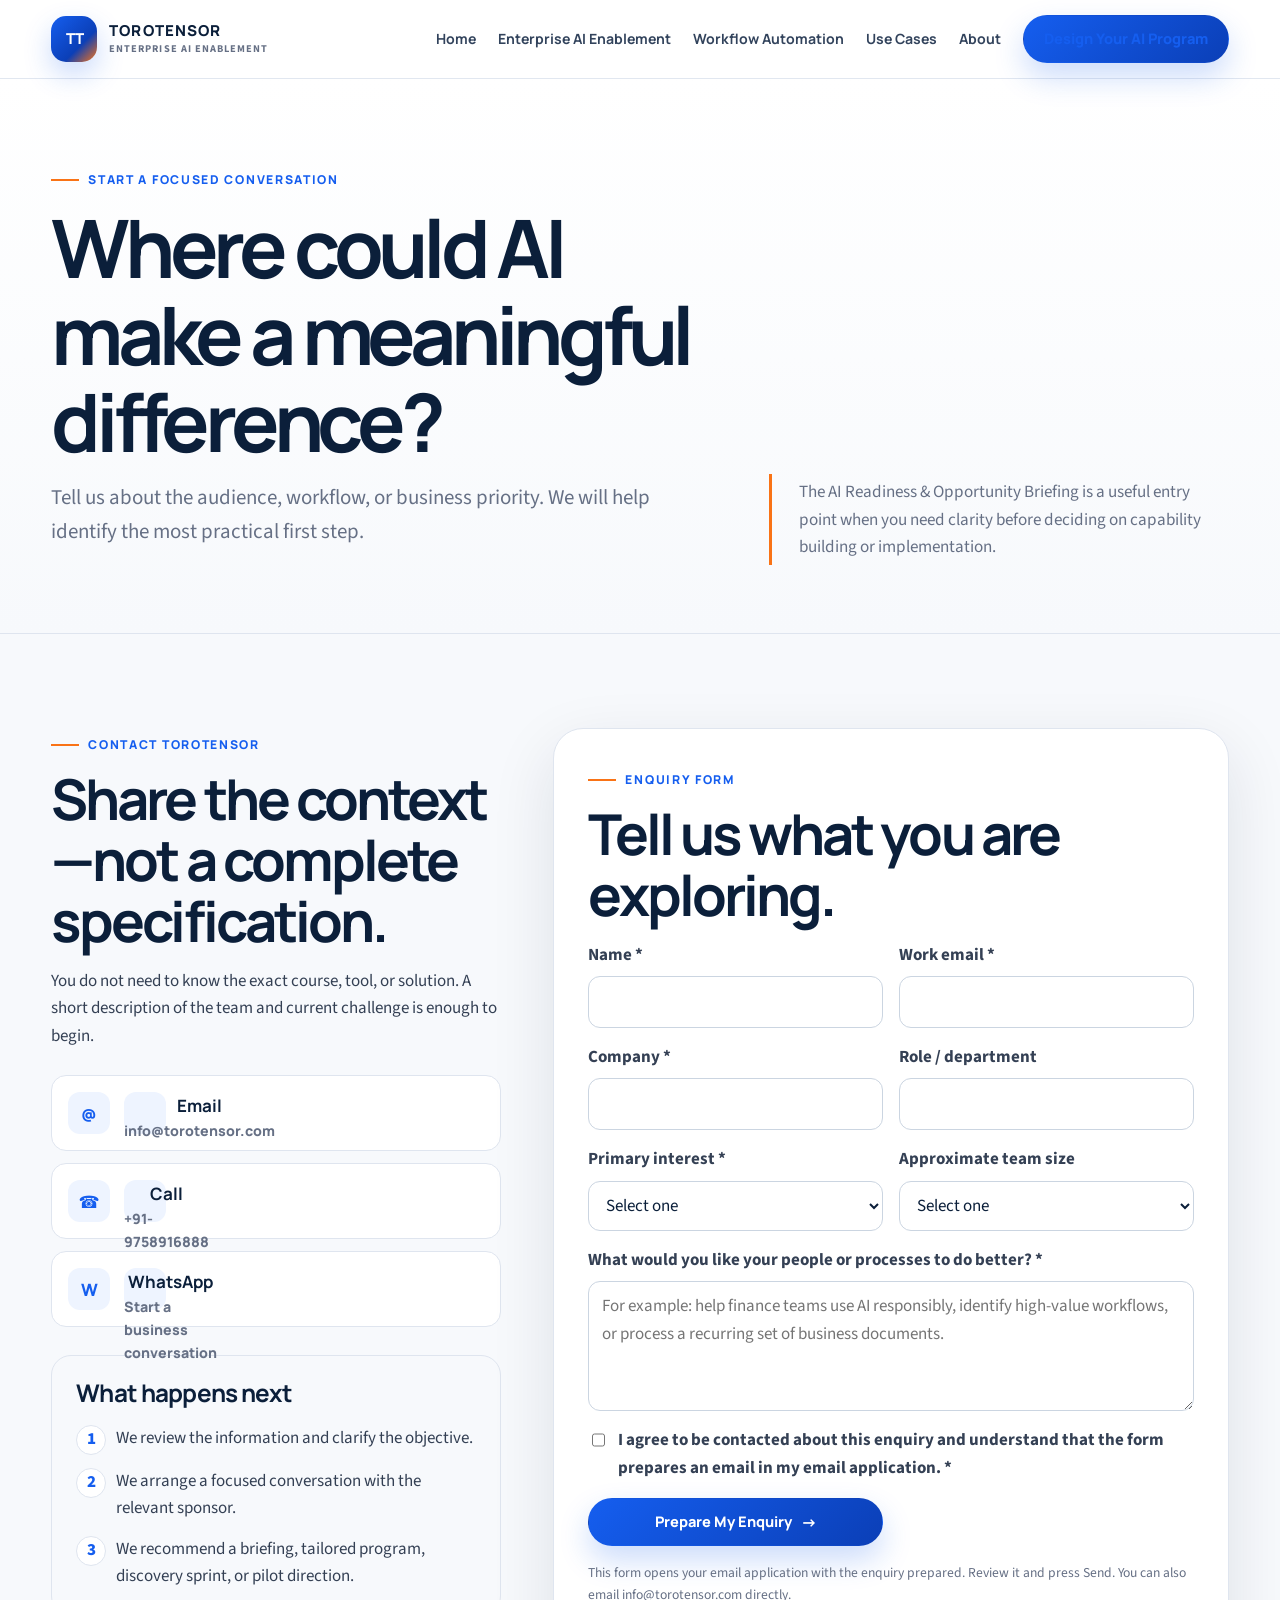
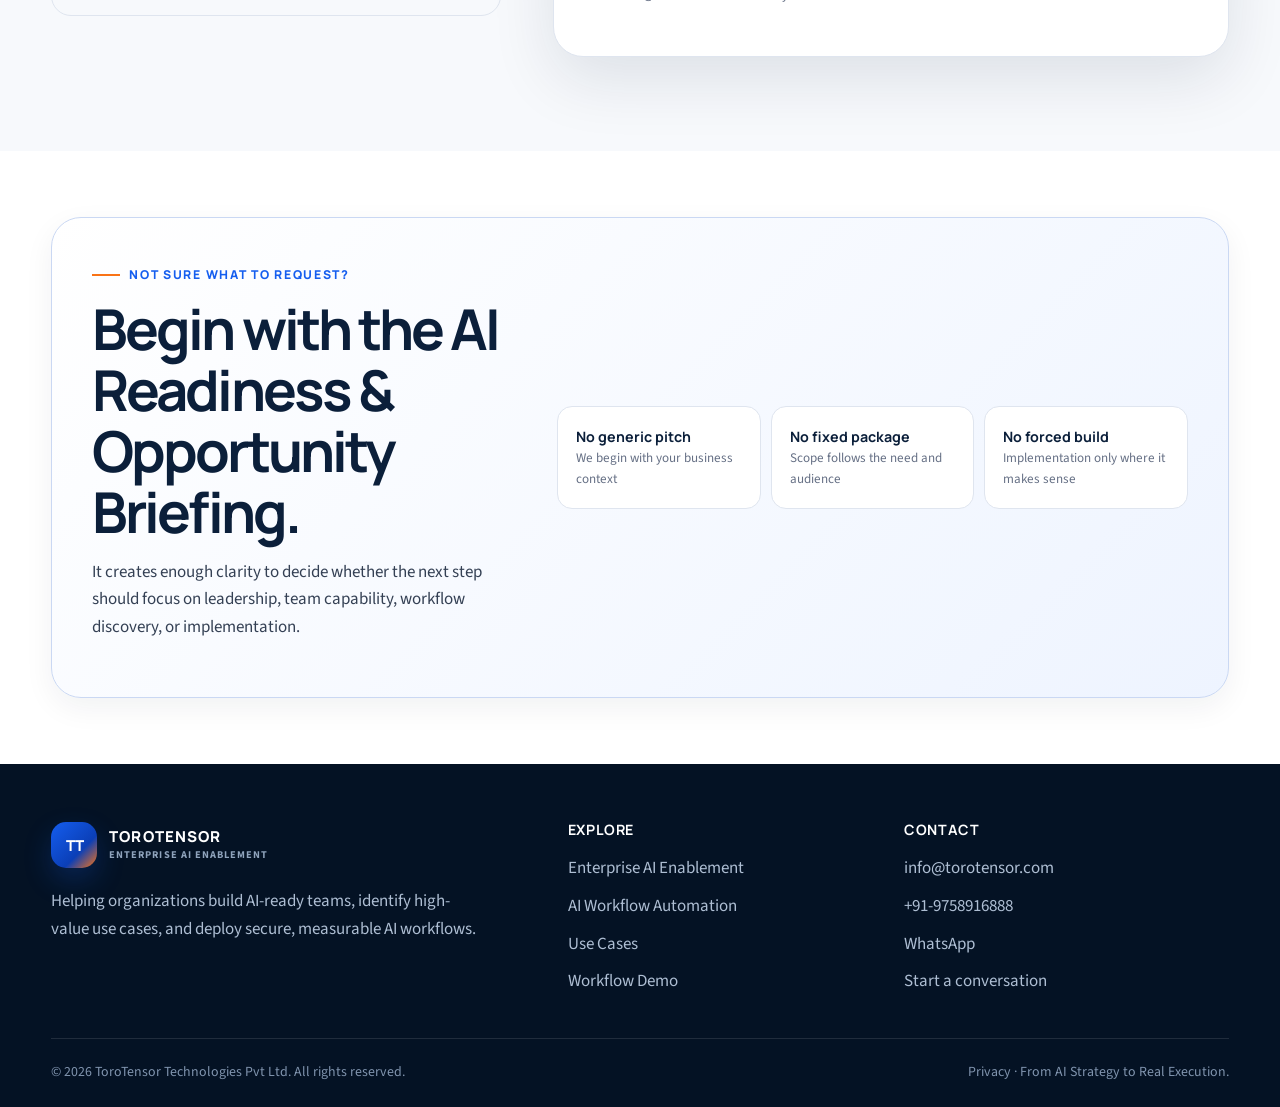
<file: contact.html>
<!doctype html>
<html lang="en">
<head>
  <meta charset="utf-8"><meta name="viewport" content="width=device-width,initial-scale=1"><title>Contact ToroTensor | Discuss Your AI Priorities</title><meta name="description" content="Request an AI Readiness Briefing or discuss Enterprise AI Enablement, workflow discovery, AI capability building, or an AI workflow automation opportunity."><link rel="canonical" href="https://torotensor.com/contact.html"><meta name="theme-color" content="#f7f9fc"><meta property="og:type" content="website"><meta property="og:title" content="Contact ToroTensor"><meta property="og:description" content="Start with your organization’s AI priorities, teams, and workflows."><meta property="og:url" content="https://torotensor.com/contact.html"><meta property="og:image" content="https://torotensor.com/assets/og-image.png"><link rel="icon" href="assets/favicon.svg" type="image/svg+xml"><link rel="preconnect" href="https://fonts.googleapis.com"><link rel="preconnect" href="https://fonts.gstatic.com" crossorigin><link href="https://fonts.googleapis.com/css2?family=Manrope:wght@600;700;800&family=Source+Sans+3:wght@400;500;600;700&display=swap" rel="stylesheet"><link rel="stylesheet" href="assets/style.css">
</head>
<body><a class="skip-link" href="#main">Skip to main content</a><header class="site-header"><div class="container header-inner"><a class="brand" href="index.html" aria-label="ToroTensor home"><span class="brand-mark">TT</span><span class="brand-copy"><strong>TOROTENSOR</strong><small>Enterprise AI Enablement</small></span></a><button class="menu-toggle" type="button" aria-expanded="false" aria-controls="main-navigation">Menu</button><nav class="main-nav" id="main-navigation" aria-label="Main navigation"><a href="index.html">Home</a><a href="corporate-ai-enablement.html">Enterprise AI Enablement</a><a href="automation-solutions.html">Workflow Automation</a><a href="use-cases.html">Use Cases</a><a href="about.html">About</a><a class="btn btn-primary" href="contact.html" aria-current="page">Design Your AI Program</a></nav></div></header>
  <main id="main">
    <section class="inner-hero"><div class="container inner-hero-grid"><div><p class="eyebrow">Start a focused conversation</p><h1>Where could AI make a meaningful difference?</h1><p class="lead">Tell us about the audience, workflow, or business priority. We will help identify the most practical first step.</p></div><div class="inner-summary"><p>The AI Readiness & Opportunity Briefing is a useful entry point when you need clarity before deciding on capability building or implementation.</p></div></div></section>
    <section class="section soft"><div class="container contact-grid"><div><p class="eyebrow">Contact ToroTensor</p><h2>Share the context—not a complete specification.</h2><p>You do not need to know the exact course, tool, or solution. A short description of the team and current challenge is enough to begin.</p><div class="contact-options"><a class="contact-option" href="mailto:info@torotensor.com"><span>@</span><span><b>Email</b><small>info@torotensor.com</small></span></a><a class="contact-option" href="tel:+919758916888"><span>☎</span><span><b>Call</b><small>+91-9758916888</small></span></a><a class="contact-option" href="https://wa.me/919758916888"><span>W</span><span><b>WhatsApp</b><small>Start a business conversation</small></span></a></div><div class="next-steps"><h3>What happens next</h3><ol class="numbered-list"><li>We review the information and clarify the objective.</li><li>We arrange a focused conversation with the relevant sponsor.</li><li>We recommend a briefing, tailored program, discovery sprint, or pilot direction.</li></ol></div></div>
      <div class="form-card"><p class="eyebrow">Enquiry form</p><h2>Tell us what you are exploring.</h2><form class="form-grid" data-lead-form><div class="hp-field" aria-hidden="true"><label>Website <input type="text" name="website" tabindex="-1" autocomplete="off"></label></div><input type="hidden" name="utm_source"><input type="hidden" name="utm_medium"><input type="hidden" name="utm_campaign"><input type="hidden" name="utm_content"><input type="hidden" name="utm_term">
        <div class="field"><label for="name">Name *</label><input id="name" name="name" type="text" autocomplete="name" required></div><div class="field"><label for="email">Work email *</label><input id="email" name="email" type="email" autocomplete="email" required></div><div class="field"><label for="company">Company *</label><input id="company" name="company" type="text" autocomplete="organization" required></div><div class="field"><label for="role">Role / department</label><input id="role" name="role" type="text" autocomplete="organization-title"></div>
        <div class="field"><label for="interest">Primary interest *</label><select id="interest" name="interest" required><option value="">Select one</option><option value="AI Readiness & Opportunity Briefing">AI Readiness & Opportunity Briefing</option><option value="Enterprise AI Enablement">Enterprise AI Enablement</option><option value="AI Capability Building">AI Capability Building</option><option value="Workflow Discovery Sprint">Workflow Discovery Sprint</option><option value="AI Workflow Automation / Document Intelligence">AI Workflow Automation / Document Intelligence</option><option value="Executive or technical advisory">Executive or technical advisory</option><option value="Not sure yet">Not sure yet</option></select></div><div class="field"><label for="team-size">Approximate team size</label><select id="team-size" name="team_size"><option value="">Select one</option><option>1–10</option><option>11–30</option><option>31–100</option><option>101–500</option><option>500+</option><option>Not decided</option></select></div>
        <div class="field full"><label for="challenge">What would you like your people or processes to do better? *</label><textarea id="challenge" name="challenge" required placeholder="For example: help finance teams use AI responsibly, identify high-value workflows, or process a recurring set of business documents."></textarea></div><div class="consent"><input id="consent" type="checkbox" required><label for="consent">I agree to be contacted about this enquiry and understand that the form prepares an email in my email application. *</label></div><div class="form-status" role="status" aria-live="polite"></div><button class="btn btn-primary btn-arrow" type="submit">Prepare My Enquiry</button><p class="form-note">This form opens your email application with the enquiry prepared. Review it and press Send. You can also email info@torotensor.com directly.</p>
      </form></div>
    </div></section>
    <section class="section-sm"><div class="container briefing"><div><p class="eyebrow">Not sure what to request?</p><h2>Begin with the AI Readiness & Opportunity Briefing.</h2><p>It creates enough clarity to decide whether the next step should focus on leadership, team capability, workflow discovery, or implementation.</p></div><div class="briefing-steps"><div><b>No generic pitch</b><span>We begin with your business context</span></div><div><b>No fixed package</b><span>Scope follows the need and audience</span></div><div><b>No forced build</b><span>Implementation only where it makes sense</span></div></div></div></section>
  </main>
  <footer class="site-footer"><div class="container"><div class="footer-grid"><div class="footer-brand"><a class="brand" href="index.html"><span class="brand-mark">TT</span><span class="brand-copy"><strong>TOROTENSOR</strong><small>Enterprise AI Enablement</small></span></a><p class="footer-note">Helping organizations build AI-ready teams, identify high-value use cases, and deploy secure, measurable AI workflows.</p></div><div class="footer-col"><h3>Explore</h3><div class="footer-links"><a href="corporate-ai-enablement.html">Enterprise AI Enablement</a><a href="automation-solutions.html">AI Workflow Automation</a><a href="use-cases.html">Use Cases</a><a href="demo/index.html">Workflow Demo</a></div></div><div class="footer-col"><h3>Contact</h3><div class="footer-links"><a href="mailto:info@torotensor.com">info@torotensor.com</a><a href="tel:+919758916888">+91-9758916888</a><a href="https://wa.me/919758916888">WhatsApp</a><a href="contact.html">Start a conversation</a></div></div></div><div class="footer-bottom"><span>© <span data-year></span> ToroTensor Technologies Pvt Ltd. All rights reserved.</span><span><a href="privacy.html">Privacy</a> · From AI Strategy to Real Execution.</span></div></div></footer><script src="assets/script.js" defer></script><script src="assets/visitor-tracker.js" defer></script>
</body></html>
</file>
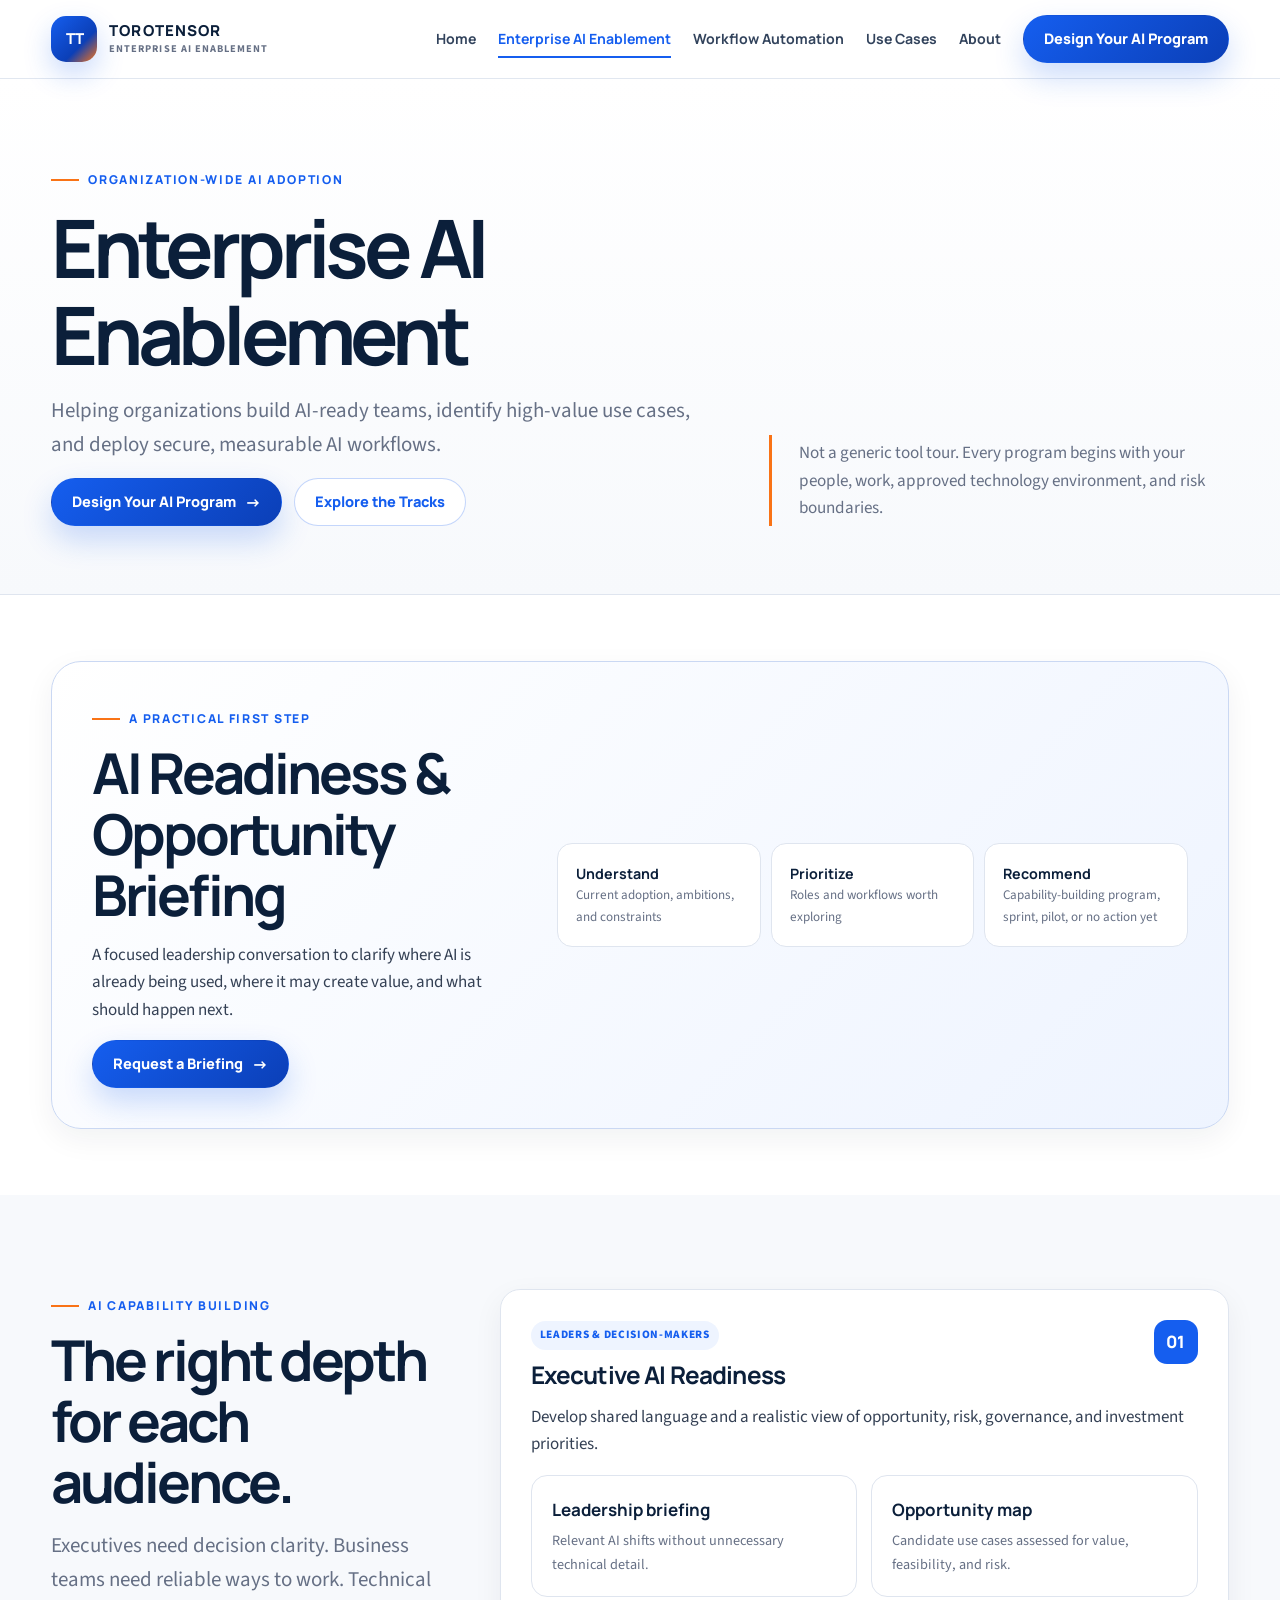
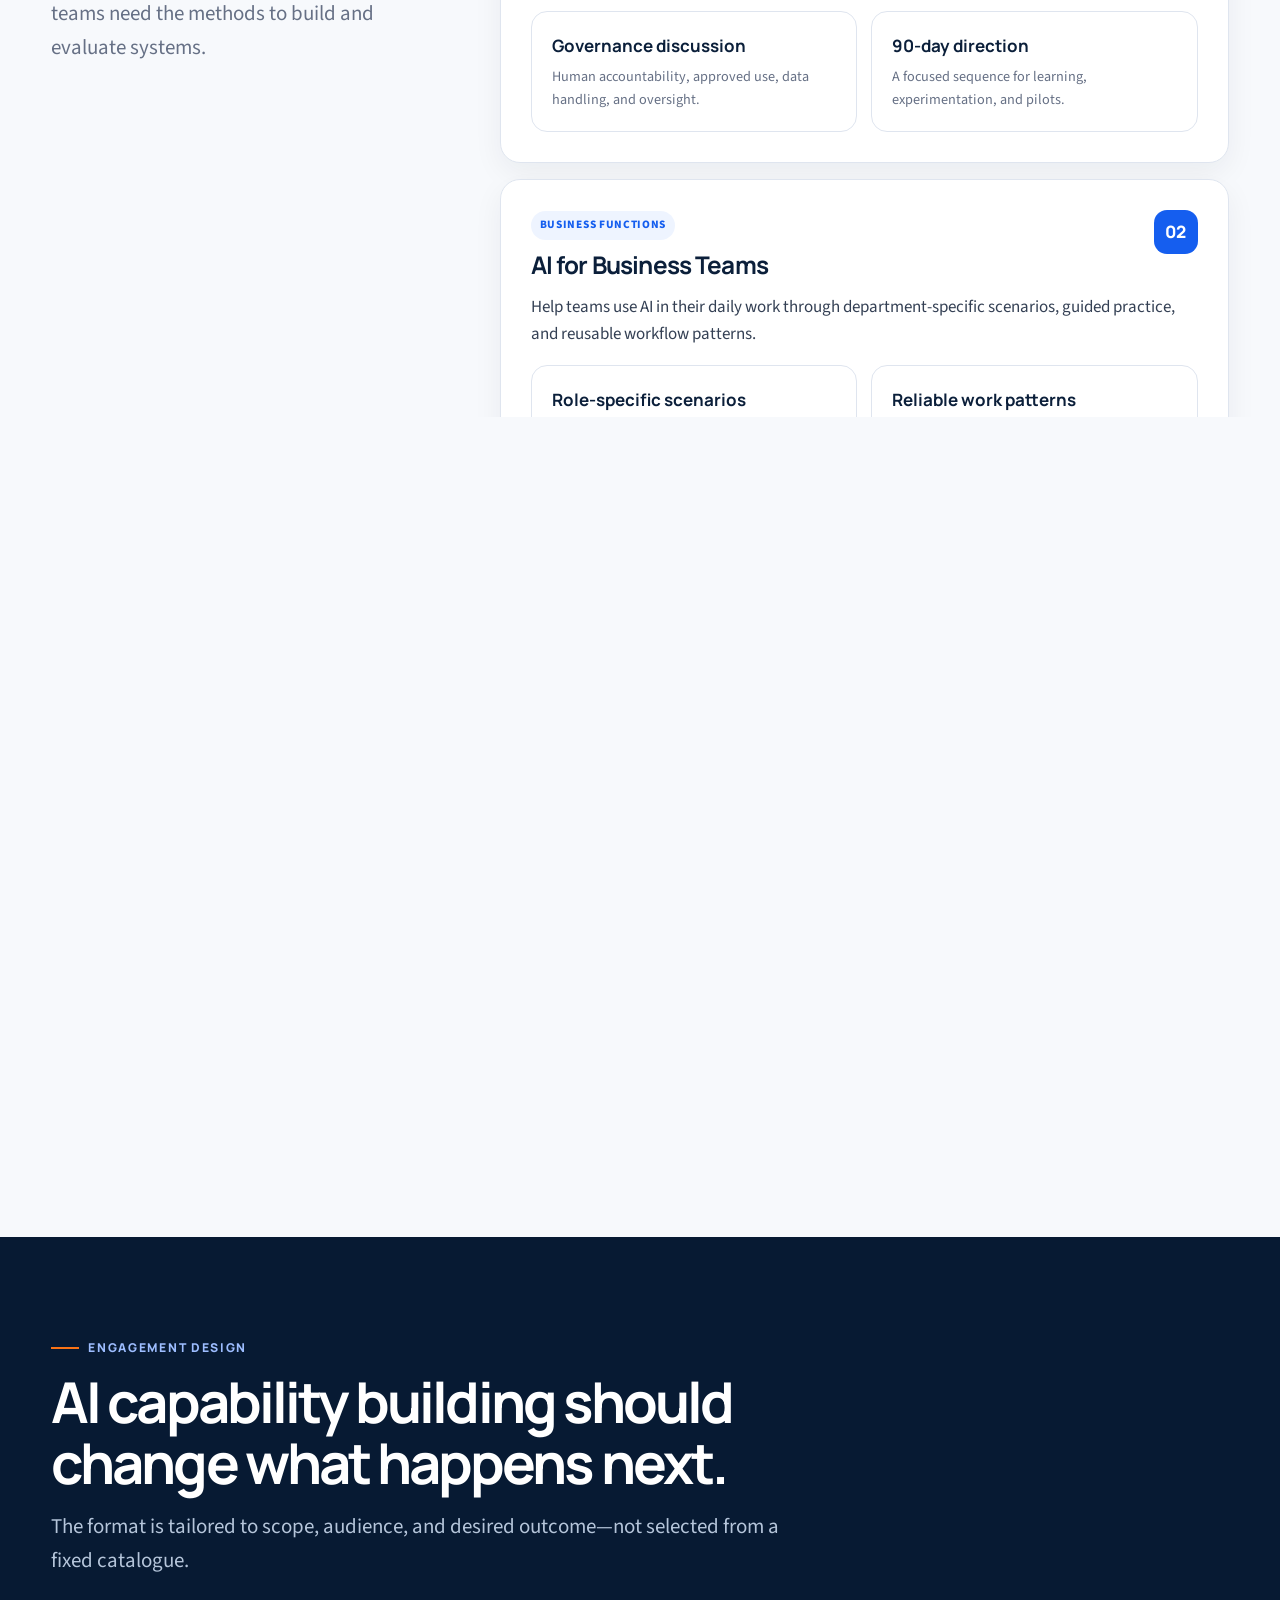
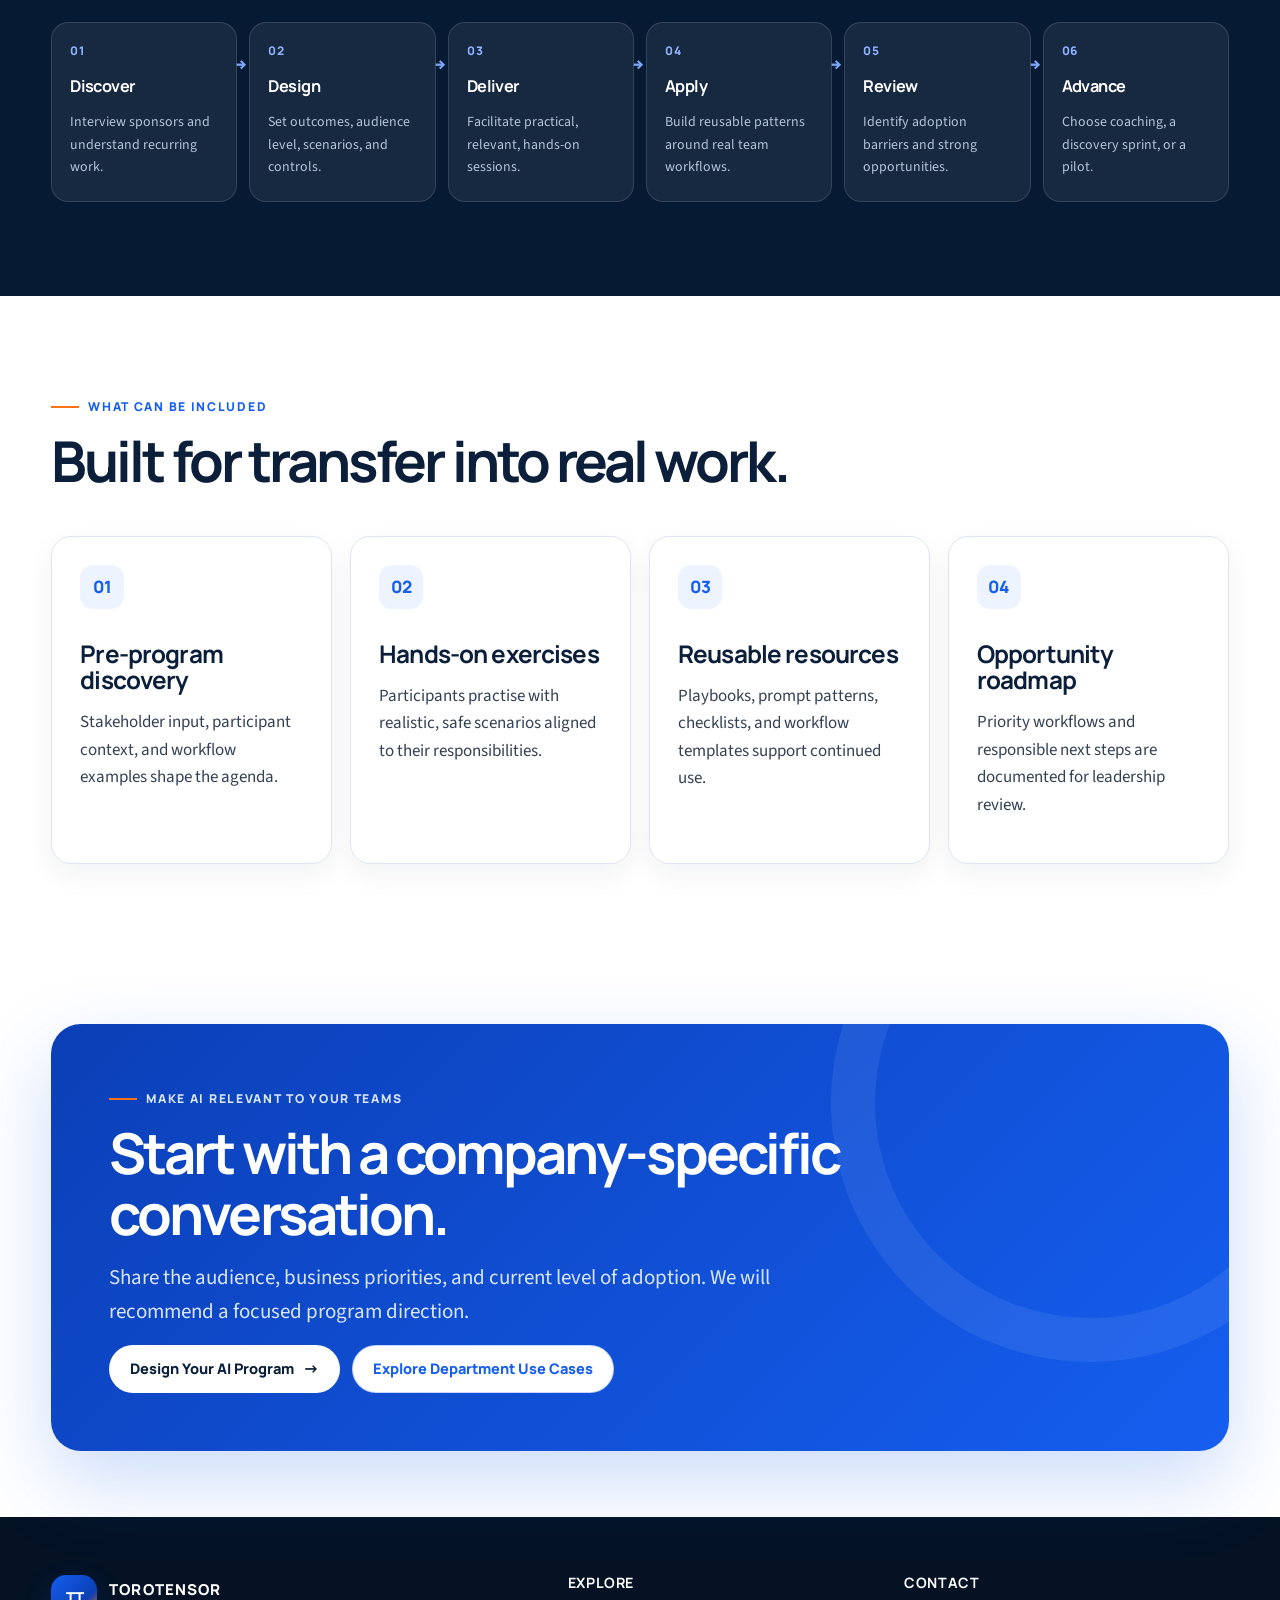
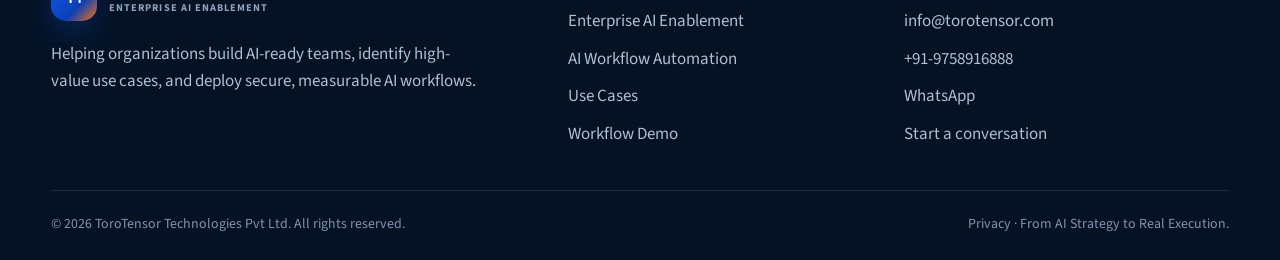
<file: corporate-ai-enablement.html>
<!doctype html>
<html lang="en">
<head>
  <meta charset="utf-8"><meta name="viewport" content="width=device-width,initial-scale=1">
  <title>Enterprise AI Enablement | ToroTensor</title>
  <meta name="description" content="Helping organizations build AI-ready teams, identify high-value use cases, and deploy secure, measurable AI workflows.">
  <link rel="canonical" href="https://torotensor.com/corporate-ai-enablement.html"><meta name="theme-color" content="#f7f9fc">
  <meta property="og:type" content="website"><meta property="og:title" content="Enterprise AI Enablement | ToroTensor"><meta property="og:description" content="Build practical AI capability around the work your teams actually do."><meta property="og:url" content="https://torotensor.com/corporate-ai-enablement.html"><meta property="og:image" content="https://torotensor.com/assets/og-image.png">
  <link rel="icon" href="assets/favicon.svg" type="image/svg+xml"><link rel="preconnect" href="https://fonts.googleapis.com"><link rel="preconnect" href="https://fonts.gstatic.com" crossorigin><link href="https://fonts.googleapis.com/css2?family=Manrope:wght@600;700;800&family=Source+Sans+3:wght@400;500;600;700&display=swap" rel="stylesheet"><link rel="stylesheet" href="assets/style.css">
</head>
<body>
  <a class="skip-link" href="#main">Skip to main content</a>
  <header class="site-header"><div class="container header-inner"><a class="brand" href="index.html" aria-label="ToroTensor home"><span class="brand-mark">TT</span><span class="brand-copy"><strong>TOROTENSOR</strong><small>Enterprise AI Enablement</small></span></a><button class="menu-toggle" type="button" aria-expanded="false" aria-controls="main-navigation">Menu</button><nav class="main-nav" id="main-navigation" aria-label="Main navigation"><a href="index.html">Home</a><a href="corporate-ai-enablement.html" aria-current="page">Enterprise AI Enablement</a><a href="automation-solutions.html">Workflow Automation</a><a href="use-cases.html">Use Cases</a><a href="about.html">About</a><a class="btn btn-primary" href="contact.html">Design Your AI Program</a></nav></div></header>
  <main id="main">
    <section class="inner-hero"><div class="container inner-hero-grid"><div><p class="eyebrow">Organization-wide AI adoption</p><h1>Enterprise AI Enablement</h1><p class="lead">Helping organizations build AI-ready teams, identify high-value use cases, and deploy secure, measurable AI workflows.</p><div class="button-row"><a class="btn btn-primary btn-arrow" href="contact.html?interest=enablement">Design Your AI Program</a><a class="btn btn-secondary" href="#tracks">Explore the Tracks</a></div></div><div class="inner-summary"><p>Not a generic tool tour. Every program begins with your people, work, approved technology environment, and risk boundaries.</p></div></div></section>

    <section class="section-sm"><div class="container briefing"><div><p class="eyebrow">A practical first step</p><h2>AI Readiness & Opportunity Briefing</h2><p>A focused leadership conversation to clarify where AI is already being used, where it may create value, and what should happen next.</p><a class="btn btn-primary btn-arrow" href="contact.html?interest=briefing">Request a Briefing</a></div><div class="briefing-steps"><div><b>Understand</b><span>Current adoption, ambitions, and constraints</span></div><div><b>Prioritize</b><span>Roles and workflows worth exploring</span></div><div><b>Recommend</b><span>Capability-building program, sprint, pilot, or no action yet</span></div></div></div></section>

    <section class="section soft" id="tracks"><div class="container detail-grid"><div class="sticky-copy"><p class="eyebrow">AI Capability Building</p><h2>The right depth for each audience.</h2><p class="lead">Executives need decision clarity. Business teams need reliable ways to work. Technical teams need the methods to build and evaluate systems.</p></div><div class="stack">
      <article class="track-card" id="executive"><div class="track-top"><div><span class="tag">Leaders & decision-makers</span><h3>Executive AI Readiness</h3></div><span class="card-index">01</span></div><p>Develop shared language and a realistic view of opportunity, risk, governance, and investment priorities.</p><div class="deliverables"><div class="deliverable"><b>Leadership briefing</b><p>Relevant AI shifts without unnecessary technical detail.</p></div><div class="deliverable"><b>Opportunity map</b><p>Candidate use cases assessed for value, feasibility, and risk.</p></div><div class="deliverable"><b>Governance discussion</b><p>Human accountability, approved use, data handling, and oversight.</p></div><div class="deliverable"><b>90-day direction</b><p>A focused sequence for learning, experimentation, and pilots.</p></div></div></article>
      <article class="track-card" id="business"><div class="track-top"><div><span class="tag">Business functions</span><h3>AI for Business Teams</h3></div><span class="card-index">02</span></div><p>Help teams use AI in their daily work through department-specific scenarios, guided practice, and reusable workflow patterns.</p><div class="deliverables"><div class="deliverable"><b>Role-specific scenarios</b><p>Finance, HR, sales, procurement, operations, and other functions.</p></div><div class="deliverable"><b>Reliable work patterns</b><p>Research, analysis, drafting, review, and structured output.</p></div><div class="deliverable"><b>Responsible-use habits</b><p>Fact checking, confidentiality, escalation, and human judgment.</p></div><div class="deliverable"><b>Workflow playbook</b><p>Reusable examples teams can continue applying after the session.</p></div></div></article>
      <article class="track-card" id="technical"><div class="track-top"><div><span class="tag">Technical & advanced users</span><h3>Advanced AI Engineering</h3></div><span class="card-index">03</span></div><p>Move beyond prompt usage into the architecture, testing, and operations required for controlled AI applications.</p><div class="deliverables"><div class="deliverable"><b>System patterns</b><p>APIs, structured outputs, retrieval, tools, and orchestration.</p></div><div class="deliverable"><b>Agent design</b><p>Bounded autonomy, state, approvals, and failure handling.</p></div><div class="deliverable"><b>Evaluation</b><p>Test sets, quality measures, observability, and iteration.</p></div><div class="deliverable"><b>Implementation lab</b><p>Prototype a relevant workflow with deployment constraints in view.</p></div></div></article>
    </div></div></section>

    <section class="section navy"><div class="container"><div class="section-head"><p class="eyebrow">Engagement design</p><h2>AI capability building should change what happens next.</h2><p class="lead">The format is tailored to scope, audience, and desired outcome—not selected from a fixed catalogue.</p></div><div class="process-grid"><article class="process-step"><span>01</span><h3>Discover</h3><p>Interview sponsors and understand recurring work.</p></article><article class="process-step"><span>02</span><h3>Design</h3><p>Set outcomes, audience level, scenarios, and controls.</p></article><article class="process-step"><span>03</span><h3>Deliver</h3><p>Facilitate practical, relevant, hands-on sessions.</p></article><article class="process-step"><span>04</span><h3>Apply</h3><p>Build reusable patterns around real team workflows.</p></article><article class="process-step"><span>05</span><h3>Review</h3><p>Identify adoption barriers and strong opportunities.</p></article><article class="process-step"><span>06</span><h3>Advance</h3><p>Choose coaching, a discovery sprint, or a pilot.</p></article></div></div></section>

    <section class="section"><div class="container"><div class="section-head"><p class="eyebrow">What can be included</p><h2>Built for transfer into real work.</h2></div><div class="card-grid four"><article class="content-card"><span class="capability-mark">01</span><h3>Pre-program discovery</h3><p>Stakeholder input, participant context, and workflow examples shape the agenda.</p></article><article class="content-card"><span class="capability-mark">02</span><h3>Hands-on exercises</h3><p>Participants practise with realistic, safe scenarios aligned to their responsibilities.</p></article><article class="content-card"><span class="capability-mark">03</span><h3>Reusable resources</h3><p>Playbooks, prompt patterns, checklists, and workflow templates support continued use.</p></article><article class="content-card"><span class="capability-mark">04</span><h3>Opportunity roadmap</h3><p>Priority workflows and responsible next steps are documented for leadership review.</p></article></div></div></section>

    <section class="section-sm"><div class="container cta-band"><div class="cta-content"><p class="eyebrow">Make AI relevant to your teams</p><h2>Start with a company-specific conversation.</h2><p class="lead">Share the audience, business priorities, and current level of adoption. We will recommend a focused program direction.</p><div class="button-row"><a class="btn btn-light btn-arrow" href="contact.html?interest=enablement">Design Your AI Program</a><a class="btn btn-secondary" href="use-cases.html">Explore Department Use Cases</a></div></div></div></section>
  </main>
  <footer class="site-footer"><div class="container"><div class="footer-grid"><div class="footer-brand"><a class="brand" href="index.html"><span class="brand-mark">TT</span><span class="brand-copy"><strong>TOROTENSOR</strong><small>Enterprise AI Enablement</small></span></a><p class="footer-note">Helping organizations build AI-ready teams, identify high-value use cases, and deploy secure, measurable AI workflows.</p></div><div class="footer-col"><h3>Explore</h3><div class="footer-links"><a href="corporate-ai-enablement.html">Enterprise AI Enablement</a><a href="automation-solutions.html">AI Workflow Automation</a><a href="use-cases.html">Use Cases</a><a href="demo/index.html">Workflow Demo</a></div></div><div class="footer-col"><h3>Contact</h3><div class="footer-links"><a href="mailto:info@torotensor.com">info@torotensor.com</a><a href="tel:+919758916888">+91-9758916888</a><a href="https://wa.me/919758916888">WhatsApp</a><a href="contact.html">Start a conversation</a></div></div></div><div class="footer-bottom"><span>© <span data-year></span> ToroTensor Technologies Pvt Ltd. All rights reserved.</span><span><a href="privacy.html">Privacy</a> · From AI Strategy to Real Execution.</span></div></div></footer><script src="assets/script.js" defer></script><script src="assets/visitor-tracker.js" defer></script>
</body></html>
</file>
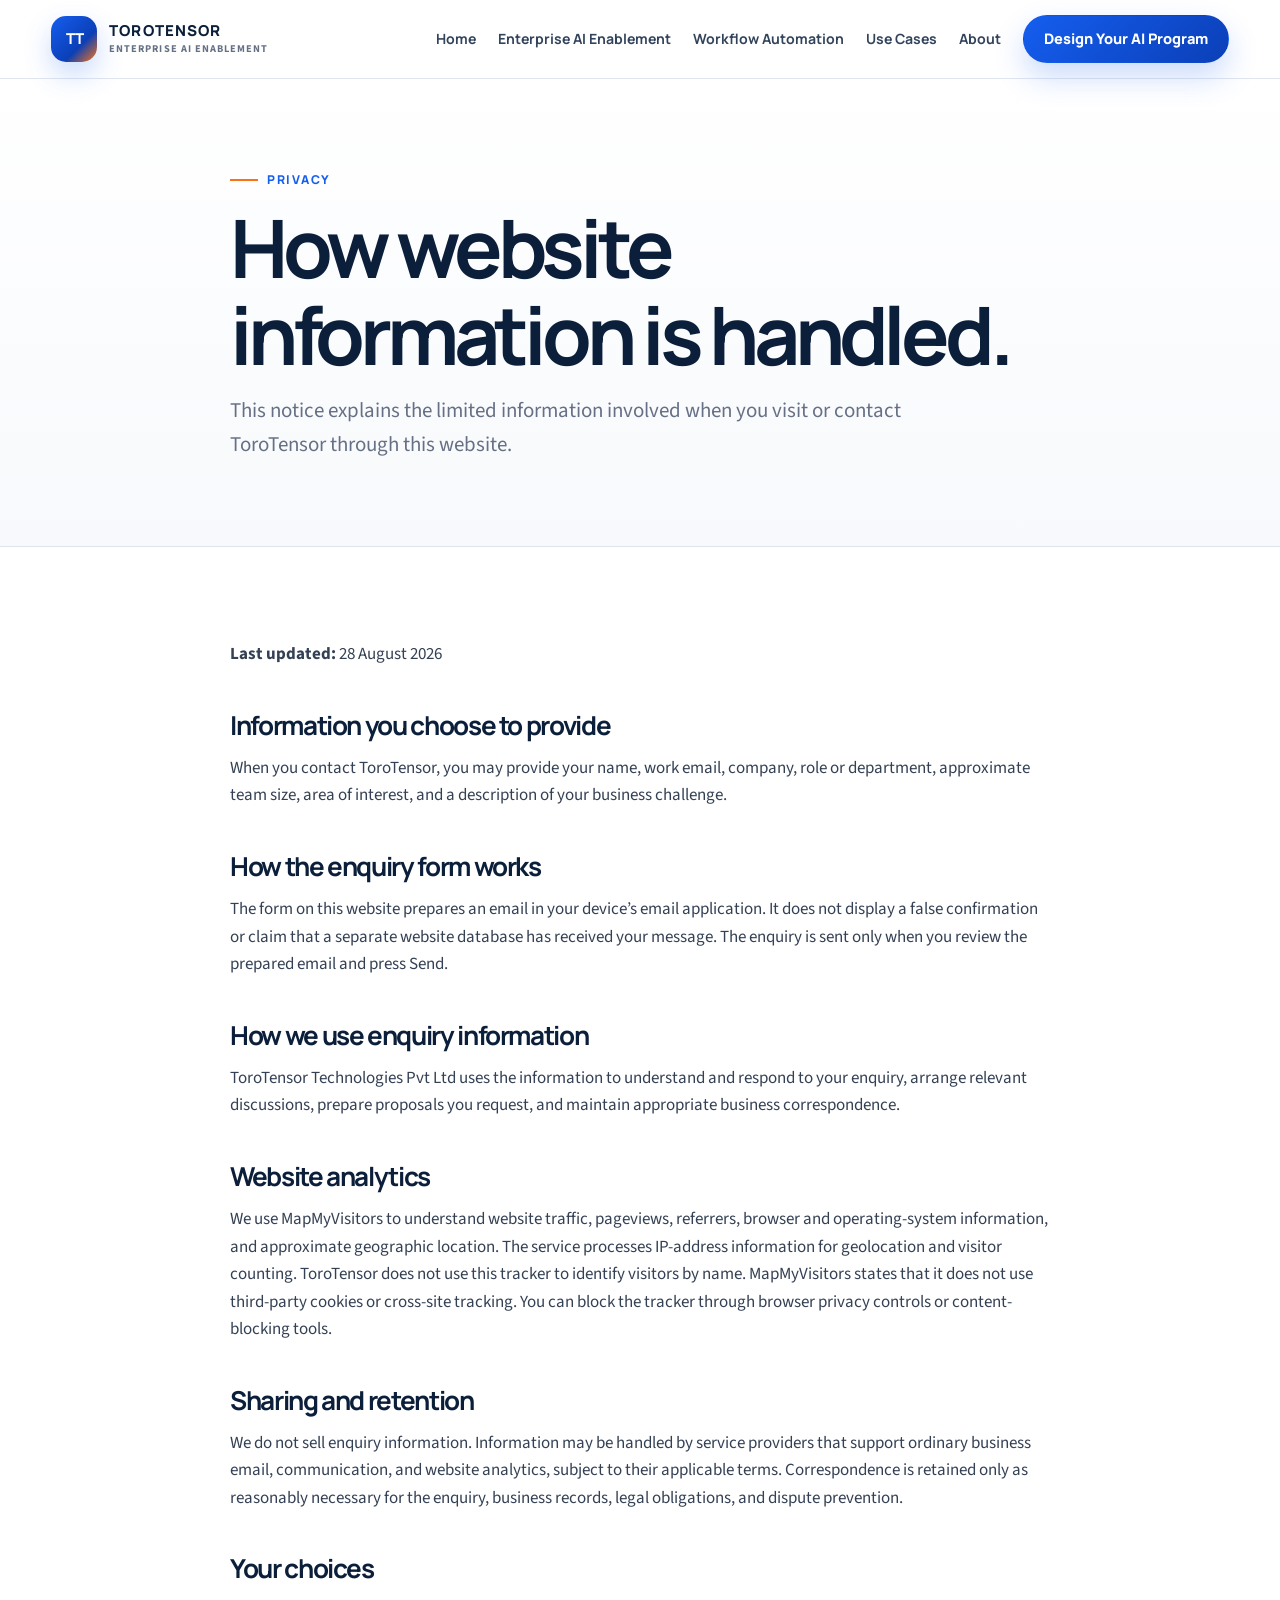
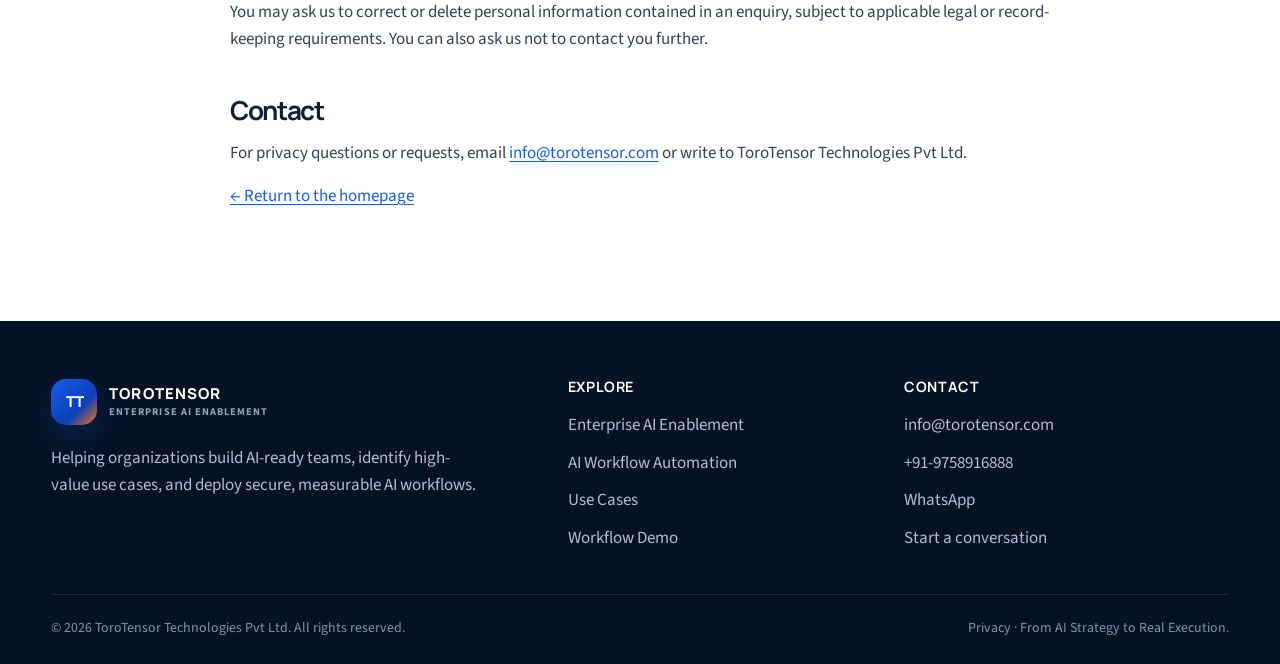
<file: privacy.html>
<!doctype html>
<html lang="en">
<head>
  <meta charset="utf-8"><meta name="viewport" content="width=device-width,initial-scale=1"><title>Privacy | ToroTensor</title><meta name="description" content="Privacy information for enquiries submitted through the ToroTensor website."><link rel="canonical" href="https://torotensor.com/privacy.html"><meta name="theme-color" content="#f7f9fc"><link rel="icon" href="assets/favicon.svg" type="image/svg+xml"><link rel="preconnect" href="https://fonts.googleapis.com"><link rel="preconnect" href="https://fonts.gstatic.com" crossorigin><link href="https://fonts.googleapis.com/css2?family=Manrope:wght@600;700;800&family=Source+Sans+3:wght@400;500;600;700&display=swap" rel="stylesheet"><link rel="stylesheet" href="assets/style.css">
</head>
<body><a class="skip-link" href="#main">Skip to main content</a><header class="site-header"><div class="container header-inner"><a class="brand" href="index.html" aria-label="ToroTensor home"><span class="brand-mark">TT</span><span class="brand-copy"><strong>TOROTENSOR</strong><small>Enterprise AI Enablement</small></span></a><button class="menu-toggle" type="button" aria-expanded="false" aria-controls="main-navigation">Menu</button><nav class="main-nav" id="main-navigation" aria-label="Main navigation"><a href="index.html">Home</a><a href="corporate-ai-enablement.html">Enterprise AI Enablement</a><a href="automation-solutions.html">Workflow Automation</a><a href="use-cases.html">Use Cases</a><a href="about.html">About</a><a class="btn btn-primary" href="contact.html">Design Your AI Program</a></nav></div></header>
  <main id="main"><section class="inner-hero"><div class="narrow"><p class="eyebrow">Privacy</p><h1>How website information is handled.</h1><p class="lead">This notice explains the limited information involved when you visit or contact ToroTensor through this website.</p></div></section><section class="section"><div class="narrow privacy-content"><p><strong>Last updated:</strong> 28 August 2026</p><h2>Information you choose to provide</h2><p>When you contact ToroTensor, you may provide your name, work email, company, role or department, approximate team size, area of interest, and a description of your business challenge.</p><h2>How the enquiry form works</h2><p>The form on this website prepares an email in your device’s email application. It does not display a false confirmation or claim that a separate website database has received your message. The enquiry is sent only when you review the prepared email and press Send.</p><h2>How we use enquiry information</h2><p>ToroTensor Technologies Pvt Ltd uses the information to understand and respond to your enquiry, arrange relevant discussions, prepare proposals you request, and maintain appropriate business correspondence.</p><h2>Website analytics</h2><p>We use MapMyVisitors to understand website traffic, pageviews, referrers, browser and operating-system information, and approximate geographic location. The service processes IP-address information for geolocation and visitor counting. ToroTensor does not use this tracker to identify visitors by name. MapMyVisitors states that it does not use third-party cookies or cross-site tracking. You can block the tracker through browser privacy controls or content-blocking tools.</p><h2>Sharing and retention</h2><p>We do not sell enquiry information. Information may be handled by service providers that support ordinary business email, communication, and website analytics, subject to their applicable terms. Correspondence is retained only as reasonably necessary for the enquiry, business records, legal obligations, and dispute prevention.</p><h2>Your choices</h2><p>You may ask us to correct or delete personal information contained in an enquiry, subject to applicable legal or record-keeping requirements. You can also ask us not to contact you further.</p><h2>Contact</h2><p>For privacy questions or requests, email <a href="mailto:info@torotensor.com">info@torotensor.com</a> or write to ToroTensor Technologies Pvt Ltd.</p><p><a href="index.html">← Return to the homepage</a></p></div></section></main>
  <footer class="site-footer"><div class="container"><div class="footer-grid"><div class="footer-brand"><a class="brand" href="index.html"><span class="brand-mark">TT</span><span class="brand-copy"><strong>TOROTENSOR</strong><small>Enterprise AI Enablement</small></span></a><p class="footer-note">Helping organizations build AI-ready teams, identify high-value use cases, and deploy secure, measurable AI workflows.</p></div><div class="footer-col"><h3>Explore</h3><div class="footer-links"><a href="corporate-ai-enablement.html">Enterprise AI Enablement</a><a href="automation-solutions.html">AI Workflow Automation</a><a href="use-cases.html">Use Cases</a><a href="demo/index.html">Workflow Demo</a></div></div><div class="footer-col"><h3>Contact</h3><div class="footer-links"><a href="mailto:info@torotensor.com">info@torotensor.com</a><a href="tel:+919758916888">+91-9758916888</a><a href="https://wa.me/919758916888">WhatsApp</a><a href="contact.html">Start a conversation</a></div></div></div><div class="footer-bottom"><span>© <span data-year></span> ToroTensor Technologies Pvt Ltd. All rights reserved.</span><span><a href="privacy.html">Privacy</a> · From AI Strategy to Real Execution.</span></div></div></footer><script src="assets/script.js" defer></script><script src="assets/visitor-tracker.js" defer></script>
</body></html>
</file>
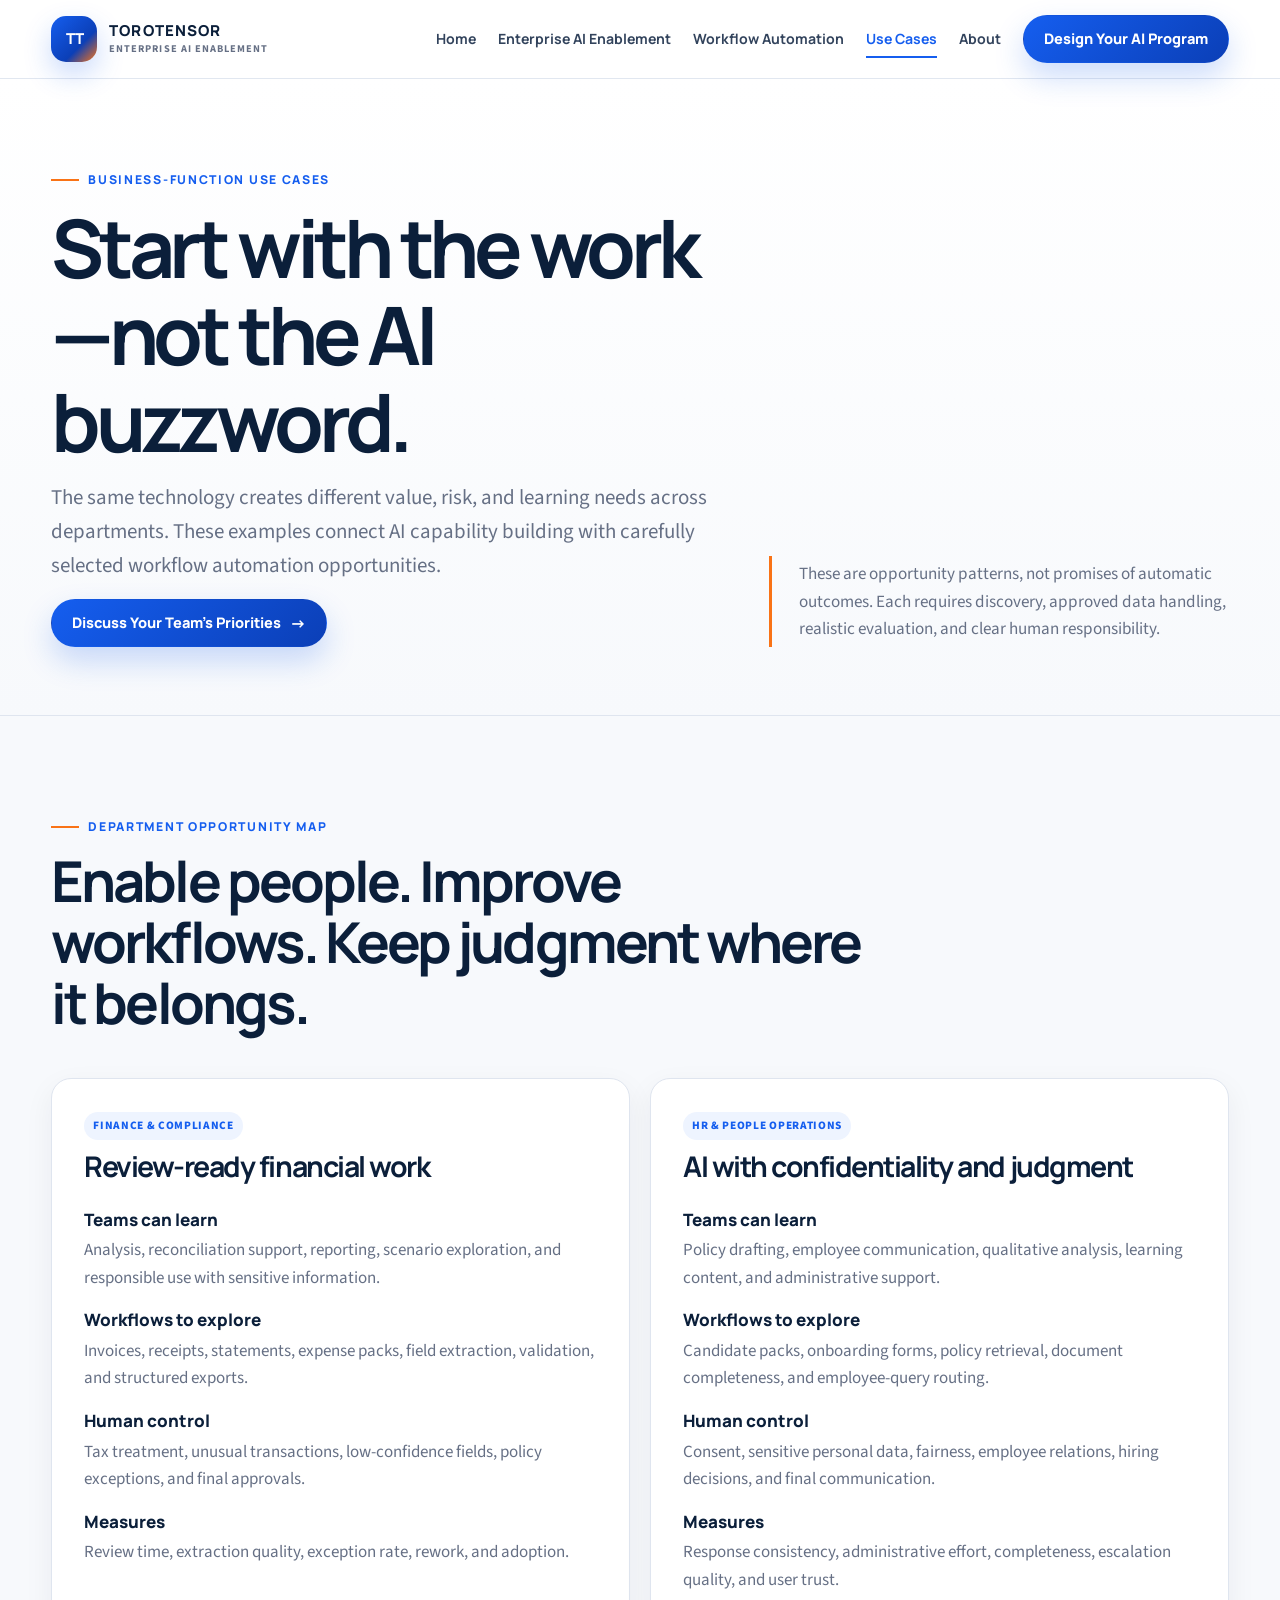
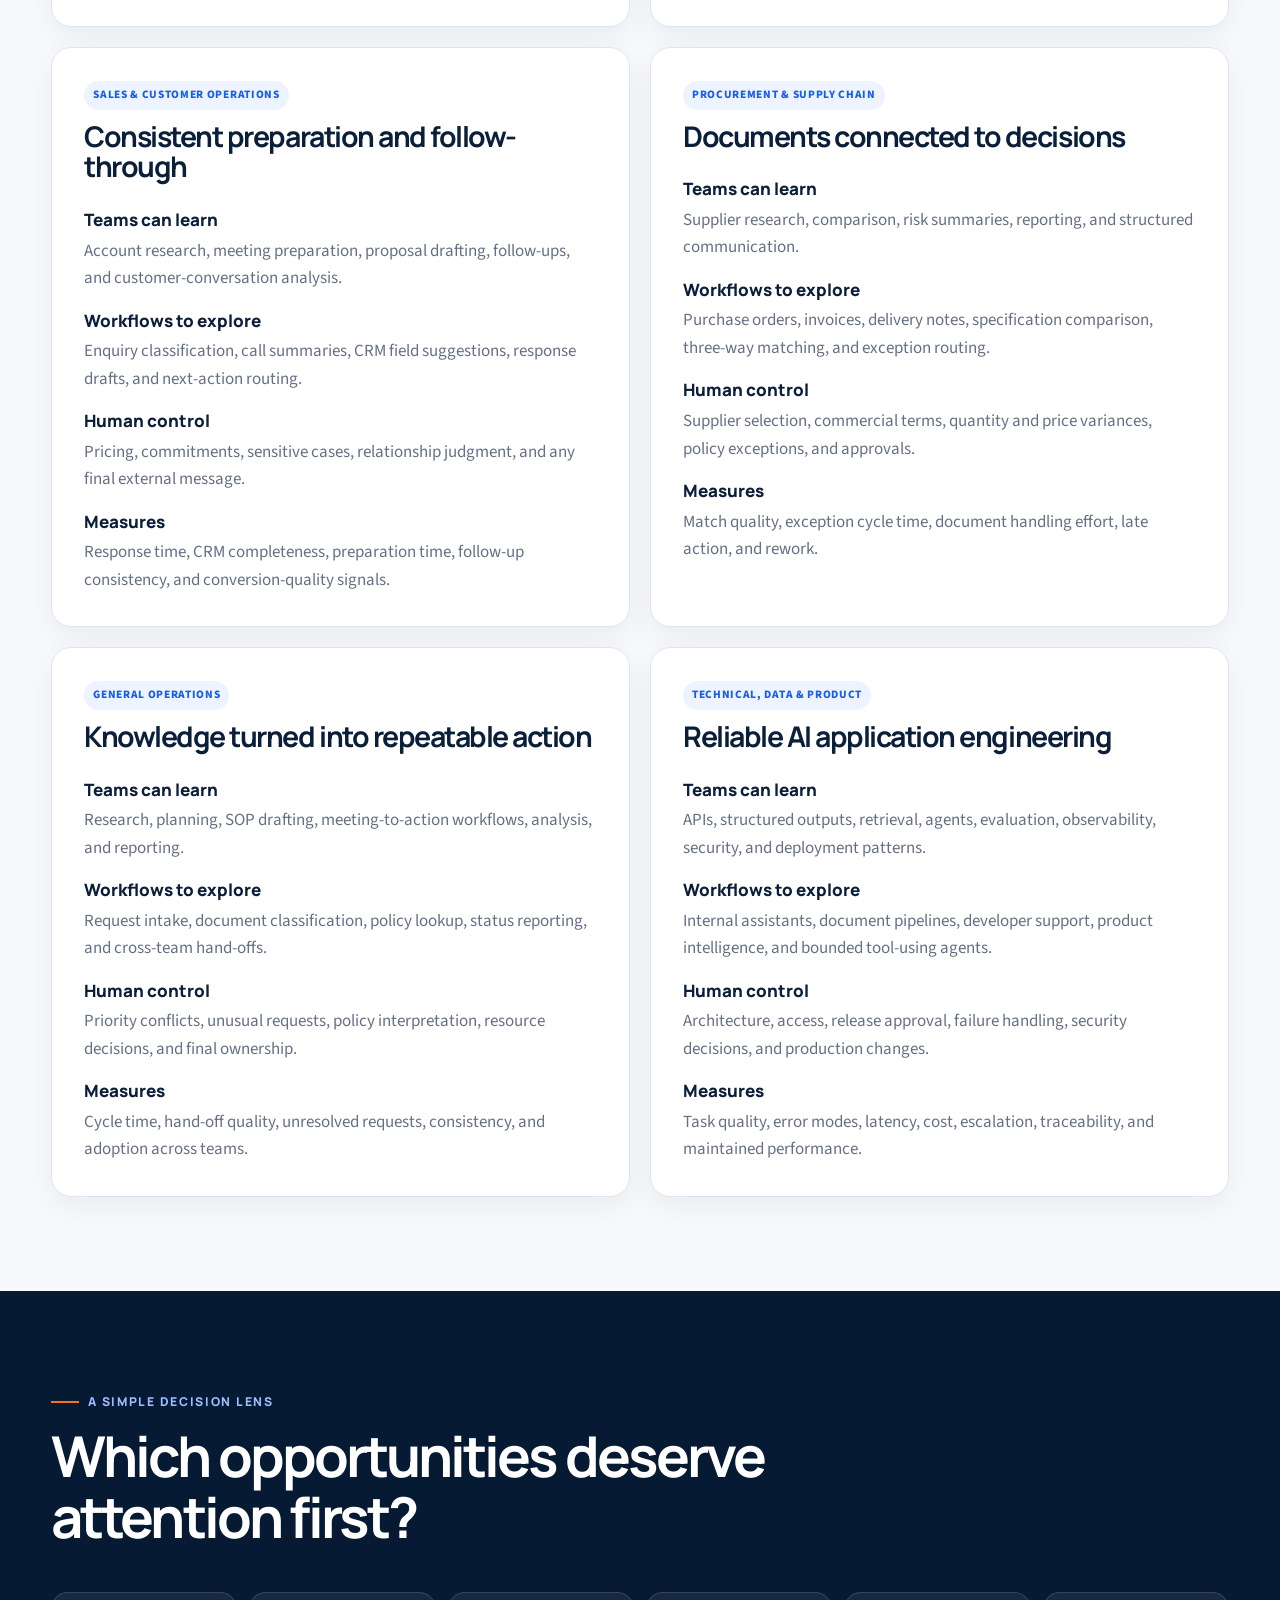
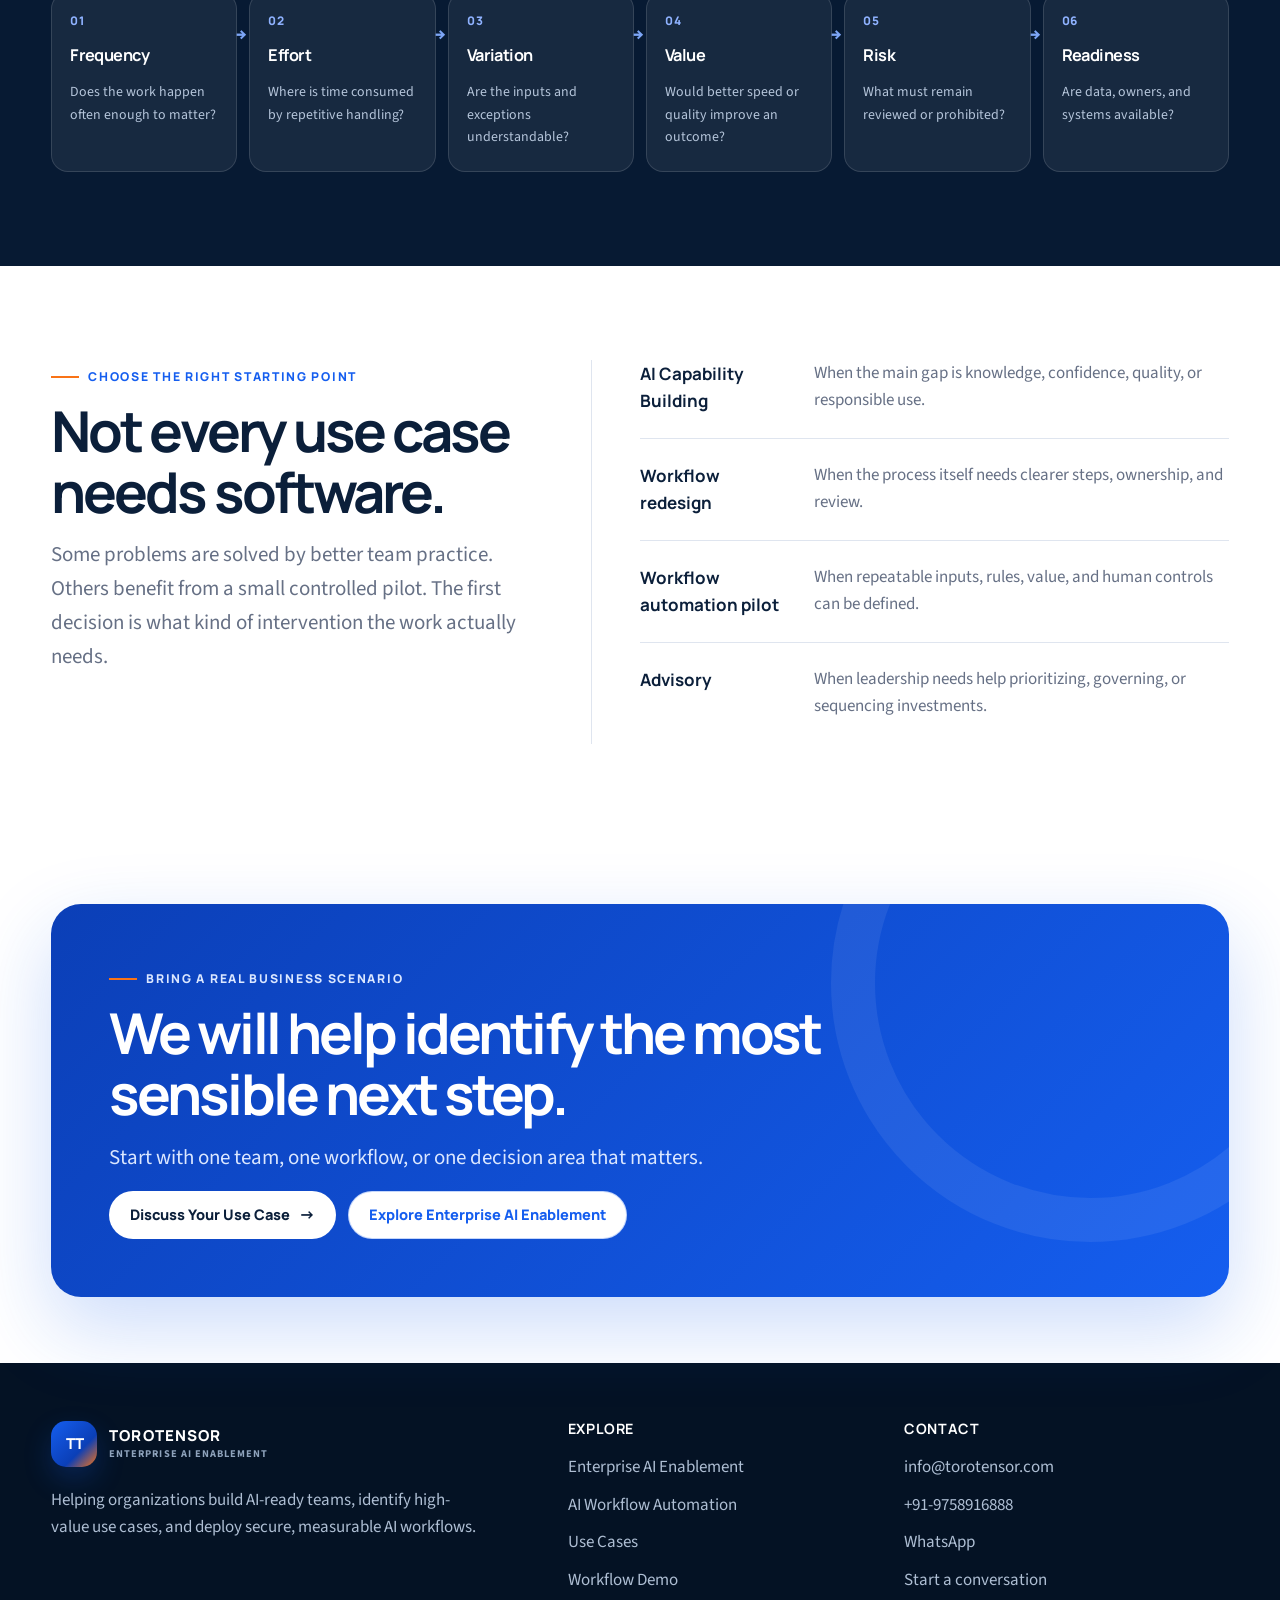
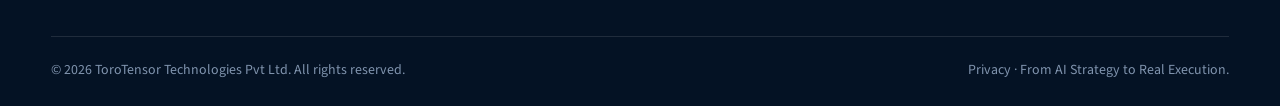
<file: use-cases.html>
<!doctype html>
<html lang="en">
<head>
  <meta charset="utf-8"><meta name="viewport" content="width=device-width,initial-scale=1"><title>AI Use Cases by Business Function | ToroTensor</title><meta name="description" content="Explore how Enterprise AI Enablement and controlled AI workflow automation can support finance, HR, sales, procurement, operations, and technical teams."><link rel="canonical" href="https://torotensor.com/use-cases.html"><meta name="theme-color" content="#f7f9fc"><meta property="og:type" content="website"><meta property="og:title" content="AI Use Cases by Business Function | ToroTensor"><meta property="og:description" content="Start with the work: department-specific AI capability building, workflow opportunities, and human controls."><meta property="og:url" content="https://torotensor.com/use-cases.html"><meta property="og:image" content="https://torotensor.com/assets/og-image.png"><link rel="icon" href="assets/favicon.svg" type="image/svg+xml"><link rel="preconnect" href="https://fonts.googleapis.com"><link rel="preconnect" href="https://fonts.gstatic.com" crossorigin><link href="https://fonts.googleapis.com/css2?family=Manrope:wght@600;700;800&family=Source+Sans+3:wght@400;500;600;700&display=swap" rel="stylesheet"><link rel="stylesheet" href="assets/style.css">
</head>
<body><a class="skip-link" href="#main">Skip to main content</a><header class="site-header"><div class="container header-inner"><a class="brand" href="index.html" aria-label="ToroTensor home"><span class="brand-mark">TT</span><span class="brand-copy"><strong>TOROTENSOR</strong><small>Enterprise AI Enablement</small></span></a><button class="menu-toggle" type="button" aria-expanded="false" aria-controls="main-navigation">Menu</button><nav class="main-nav" id="main-navigation" aria-label="Main navigation"><a href="index.html">Home</a><a href="corporate-ai-enablement.html">Enterprise AI Enablement</a><a href="automation-solutions.html">Workflow Automation</a><a href="use-cases.html" aria-current="page">Use Cases</a><a href="about.html">About</a><a class="btn btn-primary" href="contact.html">Design Your AI Program</a></nav></div></header>
  <main id="main">
    <section class="inner-hero"><div class="container inner-hero-grid"><div><p class="eyebrow">Business-function use cases</p><h1>Start with the work—not the AI buzzword.</h1><p class="lead">The same technology creates different value, risk, and learning needs across departments. These examples connect AI capability building with carefully selected workflow automation opportunities.</p><a class="btn btn-primary btn-arrow" href="contact.html">Discuss Your Team’s Priorities</a></div><div class="inner-summary"><p>These are opportunity patterns, not promises of automatic outcomes. Each requires discovery, approved data handling, realistic evaluation, and clear human responsibility.</p></div></div></section>

    <section class="section soft"><div class="container"><div class="section-head"><p class="eyebrow">Department opportunity map</p><h2>Enable people. Improve workflows. Keep judgment where it belongs.</h2></div><div class="usecase-grid">
      <article class="use-card"><span class="tag">Finance & compliance</span><h2>Review-ready financial work</h2><dl><div><dt>Teams can learn</dt><dd>Analysis, reconciliation support, reporting, scenario exploration, and responsible use with sensitive information.</dd></div><div><dt>Workflows to explore</dt><dd>Invoices, receipts, statements, expense packs, field extraction, validation, and structured exports.</dd></div><div><dt>Human control</dt><dd>Tax treatment, unusual transactions, low-confidence fields, policy exceptions, and final approvals.</dd></div><div><dt>Measures</dt><dd>Review time, extraction quality, exception rate, rework, and adoption.</dd></div></dl></article>
      <article class="use-card"><span class="tag">HR & people operations</span><h2>AI with confidentiality and judgment</h2><dl><div><dt>Teams can learn</dt><dd>Policy drafting, employee communication, qualitative analysis, learning content, and administrative support.</dd></div><div><dt>Workflows to explore</dt><dd>Candidate packs, onboarding forms, policy retrieval, document completeness, and employee-query routing.</dd></div><div><dt>Human control</dt><dd>Consent, sensitive personal data, fairness, employee relations, hiring decisions, and final communication.</dd></div><div><dt>Measures</dt><dd>Response consistency, administrative effort, completeness, escalation quality, and user trust.</dd></div></dl></article>
      <article class="use-card"><span class="tag">Sales & customer operations</span><h2>Consistent preparation and follow-through</h2><dl><div><dt>Teams can learn</dt><dd>Account research, meeting preparation, proposal drafting, follow-ups, and customer-conversation analysis.</dd></div><div><dt>Workflows to explore</dt><dd>Enquiry classification, call summaries, CRM field suggestions, response drafts, and next-action routing.</dd></div><div><dt>Human control</dt><dd>Pricing, commitments, sensitive cases, relationship judgment, and any final external message.</dd></div><div><dt>Measures</dt><dd>Response time, CRM completeness, preparation time, follow-up consistency, and conversion-quality signals.</dd></div></dl></article>
      <article class="use-card"><span class="tag">Procurement & supply chain</span><h2>Documents connected to decisions</h2><dl><div><dt>Teams can learn</dt><dd>Supplier research, comparison, risk summaries, reporting, and structured communication.</dd></div><div><dt>Workflows to explore</dt><dd>Purchase orders, invoices, delivery notes, specification comparison, three-way matching, and exception routing.</dd></div><div><dt>Human control</dt><dd>Supplier selection, commercial terms, quantity and price variances, policy exceptions, and approvals.</dd></div><div><dt>Measures</dt><dd>Match quality, exception cycle time, document handling effort, late action, and rework.</dd></div></dl></article>
      <article class="use-card"><span class="tag">General operations</span><h2>Knowledge turned into repeatable action</h2><dl><div><dt>Teams can learn</dt><dd>Research, planning, SOP drafting, meeting-to-action workflows, analysis, and reporting.</dd></div><div><dt>Workflows to explore</dt><dd>Request intake, document classification, policy lookup, status reporting, and cross-team hand-offs.</dd></div><div><dt>Human control</dt><dd>Priority conflicts, unusual requests, policy interpretation, resource decisions, and final ownership.</dd></div><div><dt>Measures</dt><dd>Cycle time, hand-off quality, unresolved requests, consistency, and adoption across teams.</dd></div></dl></article>
      <article class="use-card"><span class="tag">Technical, data & product</span><h2>Reliable AI application engineering</h2><dl><div><dt>Teams can learn</dt><dd>APIs, structured outputs, retrieval, agents, evaluation, observability, security, and deployment patterns.</dd></div><div><dt>Workflows to explore</dt><dd>Internal assistants, document pipelines, developer support, product intelligence, and bounded tool-using agents.</dd></div><div><dt>Human control</dt><dd>Architecture, access, release approval, failure handling, security decisions, and production changes.</dd></div><div><dt>Measures</dt><dd>Task quality, error modes, latency, cost, escalation, traceability, and maintained performance.</dd></div></dl></article>
    </div></div></section>

    <section class="section navy"><div class="container"><div class="section-head"><p class="eyebrow">A simple decision lens</p><h2>Which opportunities deserve attention first?</h2></div><div class="process-grid"><article class="process-step"><span>01</span><h3>Frequency</h3><p>Does the work happen often enough to matter?</p></article><article class="process-step"><span>02</span><h3>Effort</h3><p>Where is time consumed by repetitive handling?</p></article><article class="process-step"><span>03</span><h3>Variation</h3><p>Are the inputs and exceptions understandable?</p></article><article class="process-step"><span>04</span><h3>Value</h3><p>Would better speed or quality improve an outcome?</p></article><article class="process-step"><span>05</span><h3>Risk</h3><p>What must remain reviewed or prohibited?</p></article><article class="process-step"><span>06</span><h3>Readiness</h3><p>Are data, owners, and systems available?</p></article></div></div></section>

    <section class="section"><div class="container challenge-grid"><div><p class="eyebrow">Choose the right starting point</p><h2>Not every use case needs software.</h2><p class="lead">Some problems are solved by better team practice. Others benefit from a small controlled pilot. The first decision is what kind of intervention the work actually needs.</p></div><div class="challenge-panel"><article class="challenge-row"><strong>AI Capability Building</strong><p>When the main gap is knowledge, confidence, quality, or responsible use.</p></article><article class="challenge-row"><strong>Workflow redesign</strong><p>When the process itself needs clearer steps, ownership, and review.</p></article><article class="challenge-row"><strong>Workflow automation pilot</strong><p>When repeatable inputs, rules, value, and human controls can be defined.</p></article><article class="challenge-row"><strong>Advisory</strong><p>When leadership needs help prioritizing, governing, or sequencing investments.</p></article></div></div></section>

    <section class="section-sm"><div class="container cta-band"><div class="cta-content"><p class="eyebrow">Bring a real business scenario</p><h2>We will help identify the most sensible next step.</h2><p class="lead">Start with one team, one workflow, or one decision area that matters.</p><div class="button-row"><a class="btn btn-light btn-arrow" href="contact.html">Discuss Your Use Case</a><a class="btn btn-secondary" href="corporate-ai-enablement.html">Explore Enterprise AI Enablement</a></div></div></div></section>
  </main>
  <footer class="site-footer"><div class="container"><div class="footer-grid"><div class="footer-brand"><a class="brand" href="index.html"><span class="brand-mark">TT</span><span class="brand-copy"><strong>TOROTENSOR</strong><small>Enterprise AI Enablement</small></span></a><p class="footer-note">Helping organizations build AI-ready teams, identify high-value use cases, and deploy secure, measurable AI workflows.</p></div><div class="footer-col"><h3>Explore</h3><div class="footer-links"><a href="corporate-ai-enablement.html">Enterprise AI Enablement</a><a href="automation-solutions.html">AI Workflow Automation</a><a href="use-cases.html">Use Cases</a><a href="demo/index.html">Workflow Demo</a></div></div><div class="footer-col"><h3>Contact</h3><div class="footer-links"><a href="mailto:info@torotensor.com">info@torotensor.com</a><a href="tel:+919758916888">+91-9758916888</a><a href="https://wa.me/919758916888">WhatsApp</a><a href="contact.html">Start a conversation</a></div></div></div><div class="footer-bottom"><span>© <span data-year></span> ToroTensor Technologies Pvt Ltd. All rights reserved.</span><span><a href="privacy.html">Privacy</a> · From AI Strategy to Real Execution.</span></div></div></footer><script src="assets/script.js" defer></script><script src="assets/visitor-tracker.js" defer></script>
</body></html>
</file>
<file: assets/style.css>
:root{--ink:#0b1f3a;--ink2:#17345b;--text:#344054;--muted:#667085;--line:#dfe5ef;--soft:#f7f9fc;--blue-soft:#eef4ff;--blue:#155eef;--blue2:#0b3fb7;--orange:#f97316;--green:#137a4b;--navy:#071a33;--white:#fff;--shadow:0 22px 65px rgba(11,31,58,.11);--shadow-sm:0 10px 30px rgba(11,31,58,.06);--r:20px;--rl:30px;--display:"Manrope",ui-sans-serif,system-ui,-apple-system,BlinkMacSystemFont,"Segoe UI",sans-serif;--body:"Source Sans 3",ui-sans-serif,system-ui,-apple-system,BlinkMacSystemFont,"Segoe UI",sans-serif}
*{box-sizing:border-box}html{scroll-behavior:smooth}body{margin:0;color:var(--text);background:#fff;font:17px/1.62 var(--body);text-rendering:optimizeLegibility;overflow-x:hidden}body.nav-open{overflow:hidden}a{color:inherit;text-decoration:none}img,svg{display:block;max-width:100%}button,input,select,textarea{font:inherit}button{cursor:pointer}p,ul{margin:0 0 1rem}h1,h2,h3,h4{margin:0 0 1rem;color:var(--ink);font-family:var(--display);line-height:1.08;letter-spacing:-.035em}h1{font-size:clamp(3.1rem,7vw,6.35rem);letter-spacing:-.065em}h2{font-size:clamp(2.1rem,4.4vw,4.05rem);letter-spacing:-.052em}h3{font-size:clamp(1.23rem,2vw,1.52rem)}h4{font-size:1.04rem;letter-spacing:-.01em}.container{width:min(1180px,92%);margin-inline:auto}.narrow{width:min(820px,92%);margin-inline:auto}.section{padding:94px 0}.section-sm{padding:66px 0}.soft{background:var(--soft)}.blue-soft{background:var(--blue-soft)}.navy{background:var(--navy);color:#c4d2e5}.navy h2,.navy h3,.navy h4{color:#fff}.navy p{color:#b5c5da}.skip-link{position:fixed;left:16px;top:-60px;z-index:2000;padding:10px 16px;border-radius:10px;background:var(--ink);color:#fff}.skip-link:focus{top:12px}.eyebrow{display:inline-flex;align-items:center;gap:9px;margin-bottom:18px;color:var(--blue);font:800 .76rem/1 var(--display);letter-spacing:.14em;text-transform:uppercase}.eyebrow:before{content:"";width:28px;height:2px;background:var(--orange)}.navy .eyebrow{color:#9dbdff}.lead{max-width:760px;color:var(--muted);font-size:clamp(1.1rem,1.8vw,1.31rem)}.section-head{max-width:830px;margin-bottom:44px}.section-head.center{margin-inline:auto;text-align:center}.section-head.center .lead{margin-inline:auto}.small{color:var(--muted);font-size:.91rem}.text-link{color:var(--blue);font-weight:800}.text-link:hover{color:var(--blue2)}
.site-header{position:sticky;top:0;z-index:1000;background:rgba(255,255,255,.92);border-bottom:1px solid rgba(223,229,239,.92);-webkit-backdrop-filter:blur(18px);backdrop-filter:blur(18px)}.header-inner{min-height:78px;display:flex;align-items:center;justify-content:space-between;gap:24px}.brand{display:inline-flex;align-items:center;gap:12px;flex:0 0 auto}.brand-mark{width:46px;height:46px;display:grid;place-items:center;border-radius:15px;background:linear-gradient(135deg,var(--blue),var(--blue2) 64%,var(--orange));box-shadow:0 12px 28px rgba(21,94,239,.23);color:#fff;font:900 .94rem/1 var(--display);letter-spacing:-.06em}.brand-copy{line-height:1}.brand-copy strong{display:block;color:var(--ink);font:800 .94rem/1 var(--display);letter-spacing:.075em}.brand-copy small{display:block;margin-top:6px;color:var(--muted);font-size:.65rem;font-weight:700;letter-spacing:.1em;text-transform:uppercase}.main-nav{display:flex;align-items:center;gap:22px;font:700 .88rem/1 var(--display)}.main-nav>a:not(.btn){position:relative;color:#32435c;padding:31px 0}.main-nav>a:not(.btn):after{content:"";position:absolute;left:0;right:100%;bottom:19px;height:2px;background:var(--blue);transition:right .2s ease}.main-nav>a:hover:after,.main-nav>a[aria-current=page]:after{right:0}.main-nav>a[aria-current=page]{color:var(--blue)}.menu-toggle{display:none;min-width:46px;min-height:44px;border:1px solid var(--line);border-radius:12px;background:#fff;color:var(--ink);font-weight:800}
.btn{min-height:48px;display:inline-flex;align-items:center;justify-content:center;gap:9px;padding:12px 20px;border:1px solid transparent;border-radius:999px;font:800 .91rem/1.2 var(--display);transition:transform .2s ease,box-shadow .2s ease,background .2s ease}.btn:hover{transform:translateY(-2px)}.btn-primary{color:#fff;background:linear-gradient(135deg,var(--blue),var(--blue2));box-shadow:0 14px 30px rgba(21,94,239,.22)}.btn-secondary{color:var(--blue);background:#fff;border-color:rgba(21,94,239,.25)}.btn-secondary:hover{background:var(--blue-soft)}.btn-light{color:var(--ink);background:#fff}.btn-arrow:after{content:"→";font-size:1.1em}.button-row,.hero-actions{display:flex;gap:12px;flex-wrap:wrap;align-items:center}
.hero{position:relative;overflow:hidden;padding:92px 0 76px;background:radial-gradient(circle at 86% 9%,rgba(249,115,22,.11),transparent 28%),radial-gradient(circle at 10% 12%,rgba(21,94,239,.1),transparent 31%),linear-gradient(180deg,#fff,#f8faff)}.hero:after{content:"";position:absolute;right:-290px;bottom:-420px;width:720px;height:720px;border:54px solid rgba(21,94,239,.04);border-radius:50%}.hero-grid{position:relative;z-index:1;display:grid;grid-template-columns:1.05fr .95fr;gap:64px;align-items:center}.hero-copy h1 span{color:var(--blue)}.hero-copy .lead{margin-bottom:29px}.hero-actions{margin-bottom:28px}.trust-chips{display:flex;gap:9px;flex-wrap:wrap}.trust-chips span{padding:8px 12px;border:1px solid var(--line);border-radius:999px;background:rgba(255,255,255,.86);color:#475467;font-size:.85rem;font-weight:700}
.impact-map{position:relative;min-height:530px;padding:28px;border:1px solid var(--line);border-radius:var(--rl);background:rgba(255,255,255,.92);box-shadow:var(--shadow)}.impact-map:before{content:"";position:absolute;inset:0;border-radius:inherit;background-image:linear-gradient(rgba(21,94,239,.045) 1px,transparent 1px),linear-gradient(90deg,rgba(21,94,239,.045) 1px,transparent 1px);background-size:34px 34px;mask-image:linear-gradient(#000,transparent 90%)}.map-top{position:relative;display:flex;align-items:center;justify-content:space-between;gap:12px;margin-bottom:24px}.map-top strong{color:var(--ink);font-family:var(--display)}.live{display:inline-flex;align-items:center;gap:7px;color:var(--green);font-size:.76rem;font-weight:800;letter-spacing:.08em;text-transform:uppercase}.live:before{content:"";width:8px;height:8px;border-radius:50%;background:#21a366;box-shadow:0 0 0 6px rgba(33,163,102,.1)}.impact-path{position:relative;display:grid;gap:12px}.impact-stage{position:relative;display:grid;grid-template-columns:44px 1fr auto;gap:14px;align-items:center;padding:15px 16px;border:1px solid var(--line);border-radius:16px;background:rgba(255,255,255,.94);animation:stagePulse 7s ease-in-out infinite}.impact-stage:nth-child(2){animation-delay:1s}.impact-stage:nth-child(3){animation-delay:2s}.impact-stage:nth-child(4){animation-delay:3s}.impact-stage:nth-child(5){animation-delay:4s}.impact-stage:after{content:"";position:absolute;left:37px;top:calc(100% + 1px);width:2px;height:12px;background:#cbd5e1}.impact-stage:last-child:after{display:none}.stage-number{width:42px;height:42px;display:grid;place-items:center;border-radius:13px;color:var(--blue);background:var(--blue-soft);font-family:var(--display);font-weight:900}.stage-copy b{display:block;color:var(--ink);font-family:var(--display);font-size:.94rem}.stage-copy small{display:block;color:var(--muted);font-size:.79rem}.stage-status{color:var(--green);font-size:.7rem;font-weight:800;letter-spacing:.06em;text-transform:uppercase}.map-note{position:relative;margin-top:20px;padding:15px 17px;border-left:3px solid var(--orange);background:#fff8f2;color:#7a3b12;font-size:.89rem}@keyframes stagePulse{0%,100%{border-color:var(--line);transform:translateX(0)}10%{border-color:rgba(21,94,239,.42);transform:translateX(3px);box-shadow:0 10px 28px rgba(21,94,239,.08)}23%{border-color:var(--line);transform:translateX(0);box-shadow:none}}
.ecosystem-strip{padding:26px 0 20px;border-block:1px solid var(--line);background:#fff}.ecosystem-heading{display:flex;align-items:center;justify-content:space-between;gap:18px;margin-bottom:17px}.ecosystem-heading strong{color:var(--ink);font:800 .92rem/1.25 var(--display)}.ecosystem-heading span{color:var(--muted);font-size:.79rem;font-weight:700;letter-spacing:.04em;text-transform:uppercase}.ecosystem-marquee{position:relative;overflow:hidden;-webkit-mask-image:linear-gradient(90deg,transparent,#000 8%,#000 92%,transparent);mask-image:linear-gradient(90deg,transparent,#000 8%,#000 92%,transparent)}.ecosystem-track{display:flex;width:max-content;animation:ecosystemScroll 46s linear infinite;will-change:transform}.ecosystem-marquee:hover .ecosystem-track{animation-play-state:paused}.ecosystem-list{display:flex;gap:12px;padding:0 6px}.ecosystem-item{min-height:49px;display:inline-flex;align-items:center;gap:10px;padding:10px 18px;border:1px solid var(--line);border-radius:999px;background:linear-gradient(180deg,#fff,#f8faff);box-shadow:0 6px 18px rgba(11,31,58,.04);color:#344054;font:800 .9rem/1 var(--display);white-space:nowrap}.ecosystem-item:before{content:"";width:8px;height:8px;border-radius:50%;background:linear-gradient(135deg,var(--blue),var(--orange));box-shadow:0 0 0 4px rgba(21,94,239,.07)}.ecosystem-note{margin-top:13px;margin-bottom:0;color:#7a8494;font-size:.76rem;text-align:center}@keyframes ecosystemScroll{to{transform:translateX(-50%)}}.challenge-grid{display:grid;grid-template-columns:.85fr 1.15fr;gap:68px;align-items:start}.challenge-panel{border-left:1px solid var(--line);padding-left:48px}.challenge-row{display:grid;grid-template-columns:150px 1fr;gap:24px;padding:23px 0;border-bottom:1px solid var(--line)}.challenge-row:first-child{padding-top:0}.challenge-row:last-child{border:0}.challenge-row strong{color:var(--ink);font-family:var(--display)}.challenge-row p{margin:0;color:var(--muted)}
.card-grid{display:grid;grid-template-columns:repeat(3,1fr);gap:18px}.card-grid.two{grid-template-columns:repeat(2,1fr)}.card-grid.four{grid-template-columns:repeat(4,1fr)}.program-card,.content-card,.use-card,.principle-card,.track-card,.capability-card{position:relative;padding:28px;border:1px solid var(--line);border-radius:var(--r);background:#fff;box-shadow:var(--shadow-sm)}.program-card{display:flex;flex-direction:column;min-height:410px}.card-index,.capability-mark{width:44px;height:44px;display:grid;place-items:center;margin-bottom:32px;border-radius:13px;color:#fff;background:var(--blue);font-family:var(--display);font-weight:900}.program-card:nth-child(2) .card-index{background:var(--orange)}.program-card:nth-child(3) .card-index{background:var(--ink2)}.audience,.tag{display:inline-flex;align-self:flex-start;margin-bottom:12px;padding:5px 9px;border-radius:999px;background:var(--soft);color:var(--muted);font-size:.71rem;font-weight:800;letter-spacing:.06em;text-transform:uppercase}.clean-list{margin:15px 0 23px;padding:0;list-style:none}.clean-list li{position:relative;padding:6px 0 6px 23px;color:#475467}.clean-list li:before{content:"";position:absolute;left:0;top:15px;width:8px;height:8px;border-radius:50%;background:var(--blue)}.program-card .text-link{margin-top:auto}
.process-grid{display:grid;grid-template-columns:repeat(6,1fr);gap:12px}.process-step{position:relative;padding:22px 18px;border:1px solid rgba(255,255,255,.13);border-radius:17px;background:rgba(255,255,255,.065)}.process-step:after{content:"→";position:absolute;right:-10px;top:28px;z-index:2;color:#7da6f6;font-weight:900}.process-step:last-child:after{display:none}.process-step span{display:block;margin-bottom:21px;color:#8fb2ff;font:800 .74rem/1 var(--display);letter-spacing:.08em}.process-step h3{font-size:1.02rem}.process-step p{margin:0;font-size:.87rem}
.briefing{display:grid;grid-template-columns:.8fr 1.2fr;gap:45px;align-items:center;padding:40px;border:1px solid #cad8f3;border-radius:var(--rl);background:linear-gradient(135deg,#fff,#eef4ff);box-shadow:var(--shadow-sm)}.briefing-steps{display:grid;grid-template-columns:repeat(3,1fr);gap:10px}.briefing-steps div{padding:18px;border:1px solid var(--line);border-radius:15px;background:#fff}.briefing-steps b{display:block;color:var(--ink);font-family:var(--display);font-size:.89rem}.briefing-steps span{display:block;color:var(--muted);font-size:.82rem}
.tabs{display:flex;flex-wrap:wrap;gap:9px;margin-bottom:24px}.tab-button,.scenario-button{min-height:44px;padding:9px 15px;border:1px solid var(--line);border-radius:999px;background:#fff;color:#475467;font-weight:800}.tab-button:hover,.tab-button[aria-selected=true],.scenario-button.active{color:#fff;background:var(--blue);border-color:var(--blue)}.tab-panel{display:none}.tab-panel.active{display:grid}.usecase-panel{grid-template-columns:.8fr 1.2fr;gap:44px;align-items:center;padding:38px;border:1px solid var(--line);border-radius:var(--rl);background:#fff;box-shadow:var(--shadow-sm)}.usecase-label{display:inline-block;margin-bottom:12px;color:var(--orange);font:800 .77rem/1 var(--display);letter-spacing:.08em;text-transform:uppercase}.usecase-flow{display:grid;grid-template-columns:repeat(3,1fr);gap:10px}.flow-box{min-height:135px;padding:18px;border:1px solid var(--line);border-radius:16px;background:var(--soft)}.flow-box b{display:block;margin-bottom:8px;color:var(--ink);font-family:var(--display);font-size:.87rem}.flow-box p{margin:0;color:var(--muted);font-size:.85rem}
.bridge-grid,.about-grid{display:grid;grid-template-columns:.9fr 1.1fr;gap:54px;align-items:center}.automation-console{overflow:hidden;border-radius:24px;background:#051427;box-shadow:0 28px 70px rgba(0,0,0,.24)}.console-bar{display:flex;justify-content:space-between;align-items:center;gap:15px;padding:16px 18px;border-bottom:1px solid rgba(255,255,255,.1);color:#9db1ca;font-size:.76rem;font-weight:700;letter-spacing:.05em;text-transform:uppercase}.console-dots{display:flex;gap:7px}.console-dots i{width:9px;height:9px;border-radius:50%;background:#ff6b6b}.console-dots i:nth-child(2){background:#ffd166}.console-dots i:nth-child(3){background:#33d69f}.terminal{min-height:330px;margin:0;padding:24px;color:#aeeeff;font:500 .85rem/1.72 ui-monospace,SFMono-Regular,Menlo,Monaco,Consolas,monospace;white-space:pre-wrap}.terminal.typing:after{content:"";display:inline-block;width:9px;height:1.05em;margin-left:4px;vertical-align:-.14em;background:#9eeeff;animation:cursorBlink 1s steps(1) infinite}@keyframes cursorBlink{50%{opacity:0}}
.case-card{display:grid;grid-template-columns:.88fr 1.12fr;gap:42px;padding:38px;border:1px solid var(--line);border-radius:var(--rl);background:#fff;box-shadow:var(--shadow-sm)}.case-badge{display:inline-flex;margin-bottom:17px;padding:7px 10px;border-radius:999px;color:#8b4519;background:#fff2e8;font-size:.75rem;font-weight:800;letter-spacing:.06em;text-transform:uppercase}.pipeline{display:grid;gap:9px}.pipeline-item{display:grid;grid-template-columns:40px 1fr;gap:13px;align-items:center;padding:13px 15px;border:1px solid var(--line);border-radius:14px;background:var(--soft)}.pipeline-item span{width:36px;height:36px;display:grid;place-items:center;border:1px solid var(--line);border-radius:11px;color:var(--blue);background:#fff;font-family:var(--display);font-weight:900}.pipeline-item b{color:var(--ink);font-family:var(--display);font-size:.89rem}.pipeline-item small{display:block;color:var(--muted)}
.credibility-grid{display:grid;grid-template-columns:1fr 1fr;gap:24px}.credibility-main,.founder-card{position:relative;overflow:hidden;padding:38px;border-radius:var(--rl);background:var(--ink);color:#c6d3e6}.credibility-main h2,.credibility-main h3,.founder-card h2,.founder-card h3{color:#fff}.credibility-points{display:grid;grid-template-columns:1fr 1fr;gap:12px}.credibility-points article{padding:22px;border:1px solid var(--line);border-radius:var(--r);background:#fff}.credibility-points b{display:block;margin-bottom:5px;color:var(--ink);font-family:var(--display)}.credibility-points p{margin:0;color:var(--muted);font-size:.89rem}.founder-card:after{content:"TT";position:absolute;right:-20px;bottom:-70px;color:rgba(255,255,255,.05);font:900 12rem/1 var(--display);letter-spacing:-.12em}.founder-card p{position:relative;z-index:1}
.faq-list{display:grid;gap:12px}.faq-list details{border:1px solid var(--line);border-radius:16px;background:#fff}.faq-list summary{position:relative;padding:20px 56px 20px 22px;color:var(--ink);font-family:var(--display);font-weight:800;cursor:pointer;list-style:none}.faq-list summary::-webkit-details-marker{display:none}.faq-list summary:after{content:"+";position:absolute;right:22px;top:15px;color:var(--blue);font-size:1.45rem}.faq-list details[open] summary:after{content:"−"}.faq-list details p{padding:0 22px 20px;color:var(--muted)}
.cta-band{position:relative;overflow:hidden;padding:58px;border-radius:var(--rl);background:linear-gradient(135deg,var(--blue2),var(--blue));color:#dbe7ff;box-shadow:0 30px 80px rgba(21,94,239,.22)}.cta-band:after{content:"";position:absolute;right:-120px;top:-180px;width:430px;height:430px;border:44px solid rgba(255,255,255,.07);border-radius:50%}.cta-content{position:relative;z-index:1;max-width:780px}.cta-band h2{color:#fff}.cta-band p{color:#dbe7ff}
.inner-hero{padding:84px 0 68px;background:linear-gradient(180deg,#fff,#f7f9fc);border-bottom:1px solid var(--line)}.inner-hero-grid{display:grid;grid-template-columns:1fr .7fr;gap:62px;align-items:end}.inner-hero h1{font-size:clamp(3rem,6.3vw,5.65rem)}.inner-summary{padding:4px 0 4px 27px;border-left:3px solid var(--orange)}.inner-summary p{margin:0;color:var(--muted);font-size:1.07rem}.detail-grid{display:grid;grid-template-columns:.7fr 1.3fr;gap:56px;align-items:start}.sticky-copy{position:sticky;top:112px}.stack{display:grid;gap:16px}.track-card{padding:30px}.track-top{display:flex;align-items:flex-start;justify-content:space-between;gap:18px}.tag{color:var(--blue);background:var(--blue-soft)}.deliverables,.capability-grid{display:grid;grid-template-columns:repeat(2,1fr);gap:14px}.deliverable{padding:20px;border:1px solid var(--line);border-radius:16px;background:#fff}.deliverable b{display:block;margin-bottom:6px;color:var(--ink);font-family:var(--display)}.deliverable p{margin:0;color:var(--muted);font-size:.89rem}.capability-card{min-height:310px;padding:30px}.capability-mark{color:var(--blue);background:var(--blue-soft)}.capability-card:nth-child(2) .capability-mark{color:#b54708;background:#fff2e8}.capability-card:nth-child(3) .capability-mark{color:#176b46;background:#eafaf2}.capability-card:nth-child(4) .capability-mark{color:#4a3ca3;background:#f0eeff}
.comparison{display:grid;grid-template-columns:1fr 1fr;gap:1px;overflow:hidden;border:1px solid var(--line);border-radius:var(--r);background:var(--line)}.comparison-column{padding:32px;background:#fff}.comparison-column.highlight{background:var(--blue-soft)}.comparison-row{padding:14px 0;border-bottom:1px solid var(--line)}.comparison-row:last-child{border:0}.comparison-row b{display:block;color:var(--ink)}.comparison-row span{color:var(--muted);font-size:.91rem}.usecase-grid{display:grid;grid-template-columns:repeat(2,1fr);gap:20px}.use-card{padding:32px}.use-card h2{font-size:1.78rem}.use-card dl{display:grid;gap:14px;margin:23px 0 0}.use-card dt{color:var(--ink);font-family:var(--display);font-weight:800}.use-card dd{margin:4px 0 0;color:var(--muted)}.principles{display:grid;grid-template-columns:repeat(3,1fr);gap:18px}.principle-card{box-shadow:none}.principle-card span{display:block;margin-bottom:25px;color:var(--blue);font-family:var(--display);font-weight:900}
.contact-grid{display:grid;grid-template-columns:.8fr 1.2fr;gap:52px;align-items:start}.contact-options{display:grid;gap:12px;margin-top:25px}.contact-option{display:grid;grid-template-columns:42px 1fr;gap:14px;align-items:center;padding:16px;border:1px solid var(--line);border-radius:15px;background:#fff}.contact-option>span{width:42px;height:42px;display:grid;place-items:center;border-radius:12px;color:var(--blue);background:var(--blue-soft);font-family:var(--display);font-weight:900}.contact-option b{display:block;color:var(--ink);font-family:var(--display)}.contact-option small{color:var(--muted)}.form-card{padding:34px;border:1px solid var(--line);border-radius:var(--rl);background:#fff;box-shadow:var(--shadow)}.form-grid{display:grid;grid-template-columns:repeat(2,1fr);gap:16px}.field{display:grid;gap:7px}.field.full{grid-column:1/-1}.field label,.consent label{color:#344054;font-weight:700}.field input,.field select,.field textarea{width:100%;min-height:48px;padding:11px 13px;border:1px solid #cbd5e1;border-radius:12px;background:#fff;color:var(--ink);outline:0}.field textarea{min-height:130px;resize:vertical}.field input:focus,.field select:focus,.field textarea:focus{border-color:var(--blue);box-shadow:0 0 0 4px rgba(21,94,239,.1)}.consent{grid-column:1/-1;display:flex;gap:10px;align-items:flex-start}.consent input{width:18px;height:18px;margin-top:4px}.form-status{display:none;grid-column:1/-1;padding:14px;border-radius:12px;background:var(--blue-soft);color:var(--blue2)}.form-status.visible{display:block}.form-note{grid-column:1/-1;color:var(--muted);font-size:.85rem}.hp-field{position:absolute!important;left:-9999px!important;opacity:0!important;pointer-events:none!important}.next-steps{margin-top:28px;padding:24px;border:1px solid var(--line);border-radius:var(--r);background:var(--soft)}.numbered-list{counter-reset:item;display:grid;gap:13px;margin:18px 0 0;padding:0;list-style:none}.numbered-list li{counter-increment:item;display:grid;grid-template-columns:30px 1fr;gap:10px}.numbered-list li:before{content:counter(item);width:28px;height:28px;display:grid;place-items:center;border:1px solid var(--line);border-radius:50%;color:var(--blue);background:#fff;font-weight:800}.privacy-content h2{margin-top:42px;font-size:1.63rem}.privacy-content a{color:var(--blue);text-decoration:underline;text-underline-offset:3px}
.site-footer{padding:58px 0 24px;background:#041224;color:#aebed3}.footer-grid{display:grid;grid-template-columns:1.3fr .8fr .9fr;gap:48px}.footer-brand .brand-copy strong{color:#fff}.footer-brand .brand-copy small{color:#8fa3bc}.footer-note{max-width:430px;margin-top:20px}.footer-col h3{margin-bottom:18px;color:#fff;font-size:.89rem;letter-spacing:.04em;text-transform:uppercase}.footer-links{display:grid;gap:10px}.footer-links a:hover{color:#fff}.footer-bottom{display:flex;justify-content:space-between;gap:18px;flex-wrap:wrap;margin-top:42px;padding-top:22px;border-top:1px solid rgba(255,255,255,.11);color:#8094ae;font-size:.87rem}
.demo-shell{min-height:100vh;background:var(--soft)}.demo-header{padding:18px 0;border-bottom:1px solid var(--line);background:#fff}.demo-header-inner{display:flex;align-items:center;justify-content:space-between;gap:18px}.demo-main{padding:52px 0 84px}.demo-intro{display:grid;grid-template-columns:1fr .7fr;gap:48px;align-items:end;margin-bottom:30px}.demo-disclaimer{padding:17px 18px;border:1px solid #ffd5bb;border-radius:14px;background:#fff7f1;color:#7d3d15;font-size:.89rem}.scenario-buttons{display:flex;flex-wrap:wrap;gap:9px;margin-bottom:18px}.demo-workspace{display:grid;grid-template-columns:.78fr 1.22fr;gap:18px}.demo-input,.demo-output{padding:26px;border:1px solid var(--line);border-radius:var(--r);background:#fff;box-shadow:var(--shadow-sm)}.document-preview{min-height:410px;padding:24px;border:1px solid #e9e1d6;border-radius:15px;background:#f8f5ef;color:#3f3b35;font:500 .83rem/1.55 ui-monospace,SFMono-Regular,Menlo,monospace;white-space:pre-wrap}.demo-fields{display:grid;grid-template-columns:1fr 1fr;gap:10px;margin:18px 0}.demo-field{padding:14px;border:1px solid var(--line);border-radius:13px;background:var(--soft)}.demo-field span{display:block;color:var(--muted);font-size:.71rem;font-weight:800;letter-spacing:.06em;text-transform:uppercase}.demo-field b{color:var(--ink)}.review-box{padding:16px;border-left:3px solid var(--orange);background:#fff7f1;color:#74401f}
.about-focus-card{position:relative;overflow:hidden;padding:38px;border-radius:var(--rl);background:linear-gradient(145deg,var(--ink),var(--ink2));color:#c6d3e6}.about-focus-card h2{color:#fff;font-size:clamp(1.8rem,3.2vw,2.75rem)}.about-focus-card p{position:relative;z-index:1}.about-focus-card:after{content:"TT";position:absolute;right:-20px;bottom:-70px;color:rgba(255,255,255,.05);font:900 12rem/1 var(--display);letter-spacing:-.12em}
.leadership-advisors{scroll-margin-top:78px}.leadership-intro{margin-bottom:54px}.profile-subsection{display:grid;gap:22px}.advisors-subsection{margin-top:64px;padding-top:52px;border-top:1px solid var(--line)}.profile-subsection-head{display:flex;align-items:flex-start;gap:15px}.profile-subsection-head h3{margin:3px 0 0;font-size:clamp(1.55rem,2.5vw,2.15rem)}.profile-subsection-index{width:42px;height:42px;display:grid;place-items:center;flex:0 0 auto;border-radius:13px;color:var(--blue);background:var(--blue-soft);font:900 .76rem/1 var(--display)}.profile-kicker{margin:0;color:var(--blue);font:800 .72rem/1.1 var(--display);letter-spacing:.13em;text-transform:uppercase}.leadership-profile,.advisor-profile{overflow:hidden;border:1px solid var(--line);border-radius:var(--rl);background:#fff;box-shadow:var(--shadow-sm)}.leadership-profile{display:grid;grid-template-columns:minmax(300px,.72fr) 1.28fr;min-height:520px;border-color:#cad8f3;box-shadow:var(--shadow)}.advisor-grid{display:grid;grid-template-columns:repeat(3,minmax(0,1fr));gap:20px}.advisor-profile{display:flex;min-width:0;flex-direction:column}.profile-photo-wrap{position:relative;overflow:hidden;margin:0;aspect-ratio:1/1;background:linear-gradient(135deg,#dfe8f8,#f6f8fc)}.leadership-photo{align-self:center;min-height:0;margin:28px;border-radius:20px}.profile-photo{width:100%;height:100%;object-fit:cover}.profile-photo-tarun{object-position:center 38%}.profile-photo-deepak{object-position:center 43%}.profile-photo-sukrit{object-position:center 38%}.profile-photo-vikas{object-position:center 26%}.profile-photo-sarang{object-position:center 30%}.profile-photo-sumit{object-position:center 34%}.profile-photo-amrita{object-position:center 25%}.profile-content{display:flex;min-width:0;flex:1;flex-direction:column;padding:30px}.leadership-profile .profile-content{justify-content:center;padding:44px}.profile-designation{display:inline-flex;align-self:flex-start;margin-bottom:13px;padding:6px 10px;border-radius:999px;color:var(--blue);background:var(--blue-soft);font:800 .69rem/1 var(--display);letter-spacing:.1em;text-transform:uppercase}.profile-name{margin-bottom:5px;font-size:clamp(1.55rem,2.6vw,2.25rem);letter-spacing:-.04em}.profile-role{margin-bottom:14px;color:var(--ink2);font-weight:700}.credential-line{margin-bottom:18px;padding:13px 0;border-block:1px solid var(--line);color:#344054;font:700 .88rem/1.55 var(--display)}.profile-bio{margin-bottom:23px;color:var(--muted);font-size:.98rem;line-height:1.65}.expertise-tags{display:flex;gap:8px;flex-wrap:wrap;margin:auto 0 0;padding:0;list-style:none}.expertise-tags li{padding:7px 10px;border:1px solid #d5e0f4;border-radius:999px;color:#31527e;background:#f8fbff;font-size:.74rem;font-weight:800;line-height:1.2}.advisor-profile .profile-name{font-size:1.65rem}.advisor-profile .profile-bio{font-size:.94rem}
@media(max-width:880px){.leadership-profile{grid-template-columns:.72fr 1.28fr;min-height:0}.leadership-profile .profile-content{padding:30px}.leadership-photo{min-height:0;margin:20px;aspect-ratio:1/1}.advisor-grid{grid-template-columns:repeat(2,minmax(0,1fr))}.advisor-profile .profile-photo-wrap{aspect-ratio:1/1}.advisor-profile .profile-content{padding:24px}}
@media(max-width:700px){.leadership-profile{grid-template-columns:1fr}.leadership-photo{aspect-ratio:1/1;min-height:0}.advisor-grid{grid-template-columns:1fr}.advisor-profile .profile-photo-wrap{aspect-ratio:1/1}.advisors-subsection{margin-top:48px;padding-top:40px}}
@media(max-width:620px){.about-focus-card,.leadership-profile,.advisor-profile{border-radius:20px}.about-focus-card,.leadership-profile .profile-content,.advisor-profile .profile-content{padding:23px}.profile-subsection-head{gap:11px}.profile-subsection-index{width:36px;height:36px;border-radius:11px}.profile-name,.advisor-profile .profile-name{font-size:1.5rem}.credential-line{font-size:.82rem}.profile-bio,.advisor-profile .profile-bio{font-size:.94rem}.leadership-photo,.advisor-profile .profile-photo-wrap{aspect-ratio:1/1}.leadership-intro{margin-bottom:42px}}
.advisor-domain{margin:0 0 14px;color:var(--blue);font:800 .84rem/1.4 var(--display);letter-spacing:.025em}
:focus-visible{outline:3px solid rgba(21,94,239,.45);outline-offset:3px}@media(max-width:1080px){.main-nav{gap:15px}.main-nav .btn{display:none}.process-grid{grid-template-columns:repeat(3,1fr)}.process-step:nth-child(3):after{display:none}.card-grid.four{grid-template-columns:repeat(2,1fr)}}@media(max-width:880px){.section{padding:76px 0}.menu-toggle{display:inline-flex;align-items:center;justify-content:center}.main-nav{display:none;position:fixed;inset:79px 0 auto;max-height:calc(100vh - 79px);overflow:auto;padding:22px 4% 30px;background:#fff;border-bottom:1px solid var(--line);box-shadow:var(--shadow);flex-direction:column;align-items:stretch}.main-nav.open{display:flex}.main-nav>a:not(.btn){padding:12px 2px}.main-nav>a:not(.btn):after{display:none}.main-nav .btn{display:inline-flex;margin-top:8px}.hero-grid,.challenge-grid,.bridge-grid,.case-card,.credibility-grid,.detail-grid,.about-grid,.contact-grid,.demo-intro,.demo-workspace,.briefing{grid-template-columns:1fr}.hero{padding-top:72px}.impact-map{min-height:auto}.challenge-panel{padding-left:0;border-left:0}.card-grid,.usecase-grid,.principles{grid-template-columns:1fr}.program-card{min-height:auto}.process-grid{grid-template-columns:repeat(2,1fr)}.process-step:nth-child(3):after{display:block}.process-step:nth-child(even):after{display:none}.usecase-panel{grid-template-columns:1fr}.inner-hero-grid{grid-template-columns:1fr;gap:28px}.inner-summary{padding-left:20px}.sticky-copy{position:static}.footer-grid{grid-template-columns:1fr 1fr}.footer-brand{grid-column:1/-1}}@media(max-width:620px){body{font-size:16px}h1{font-size:clamp(2.72rem,15vw,4rem)}h2{font-size:clamp(2rem,10vw,3rem)}.brand-copy small{display:none}.hero,.inner-hero{padding-top:58px}.hero-actions,.button-row{align-items:stretch;flex-direction:column}.hero-actions .btn,.button-row .btn{width:100%}.ecosystem-heading{align-items:flex-start;flex-direction:column;gap:6px}.ecosystem-heading span{font-size:.69rem}.ecosystem-item{min-height:45px;padding:9px 15px;font-size:.82rem}.ecosystem-note{text-align:left}.impact-map,.program-card,.content-card,.use-card,.principle-card,.form-card,.cta-band,.case-card,.usecase-panel,.founder-card,.credibility-main,.briefing{padding:23px;border-radius:20px}.impact-stage{grid-template-columns:38px 1fr}.stage-status{grid-column:2}.challenge-row{grid-template-columns:1fr;gap:7px}.card-grid.two,.card-grid.four,.capability-grid,.deliverables,.credibility-points,.comparison,.usecase-flow,.form-grid,.demo-fields,.briefing-steps{grid-template-columns:1fr}.process-grid{grid-template-columns:1fr}.process-step:after{display:none!important}.field.full,.consent,.form-status,.form-note{grid-column:auto}.track-top,.demo-header-inner{align-items:flex-start;flex-direction:column}.footer-grid{grid-template-columns:1fr}.footer-brand{grid-column:auto}.terminal{min-height:370px;font-size:.78rem}}@media(prefers-reduced-motion:reduce){html{scroll-behavior:auto}*,*:before,*:after{animation-duration:.01ms!important;animation-iteration-count:1!important;transition-duration:.01ms!important}.ecosystem-marquee{overflow-x:auto;-webkit-mask-image:none;mask-image:none}.ecosystem-track{animation:none!important;transform:none!important}}
</file>
